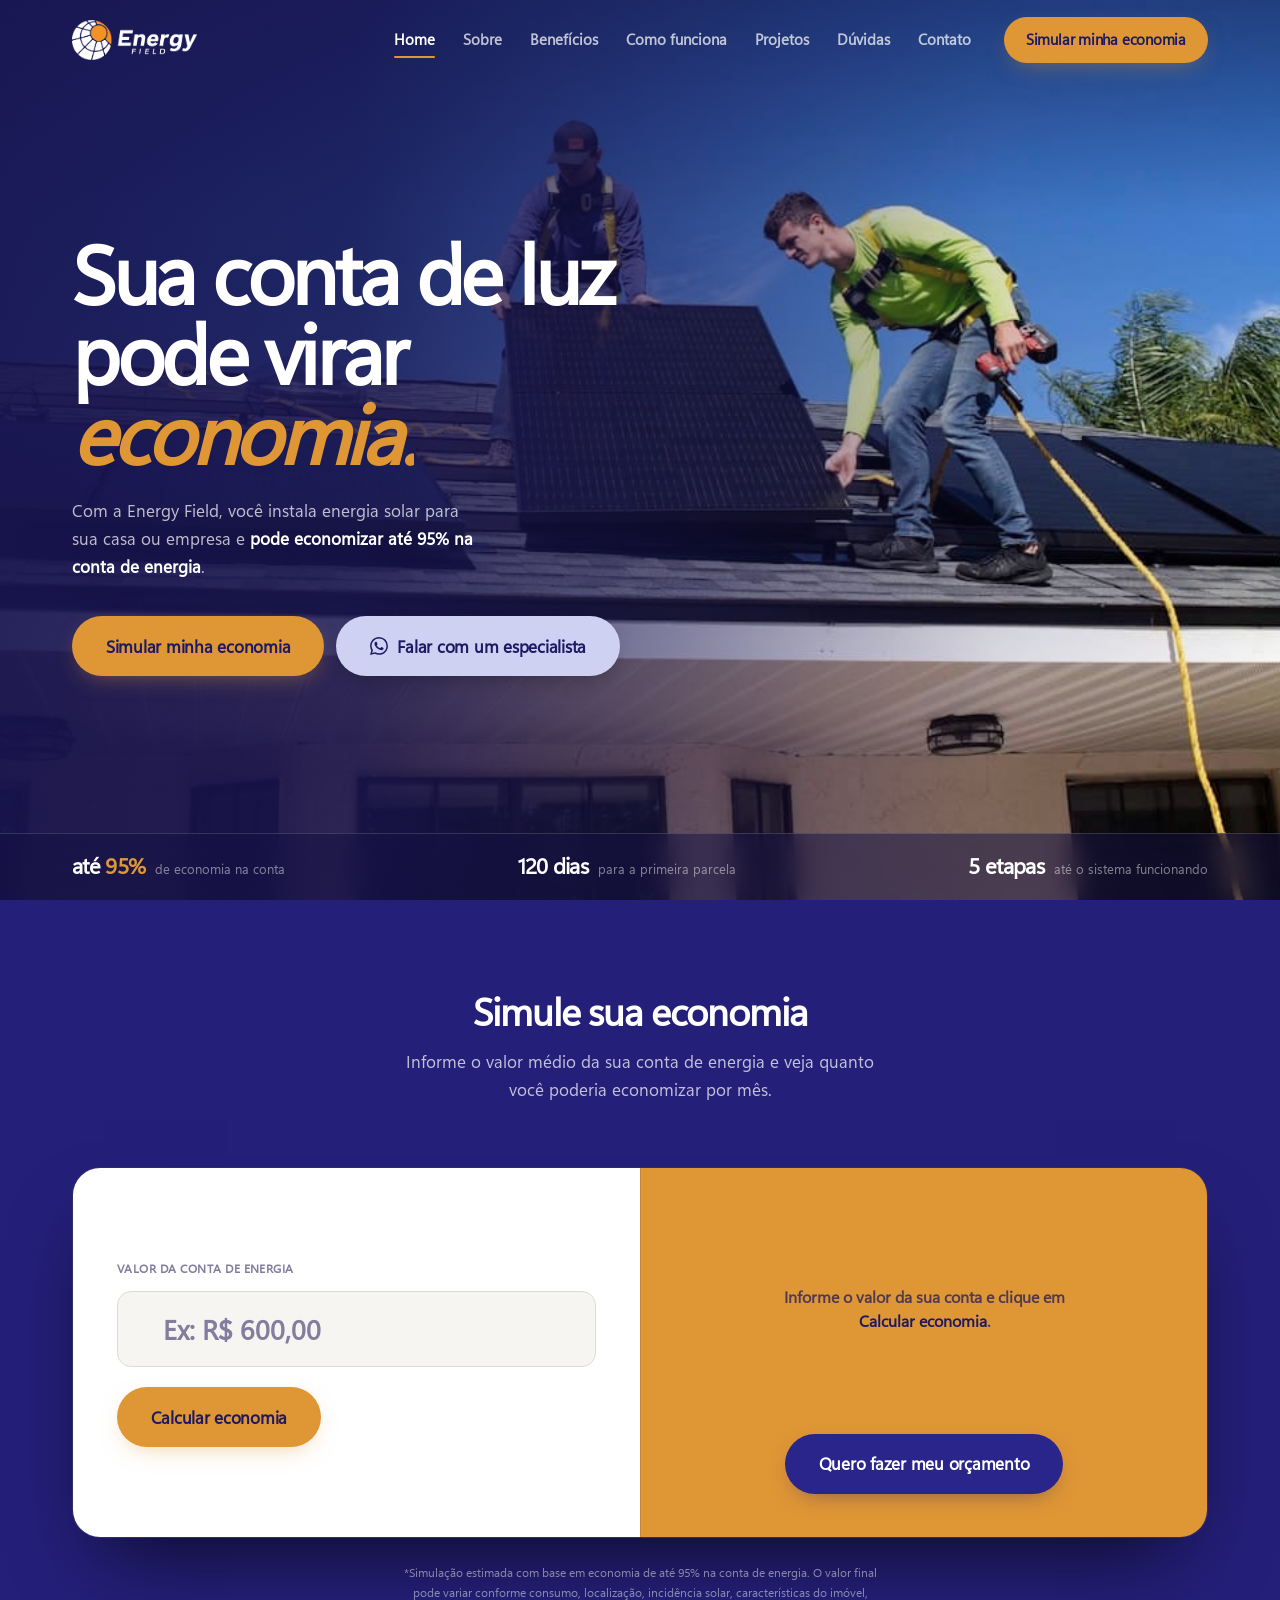
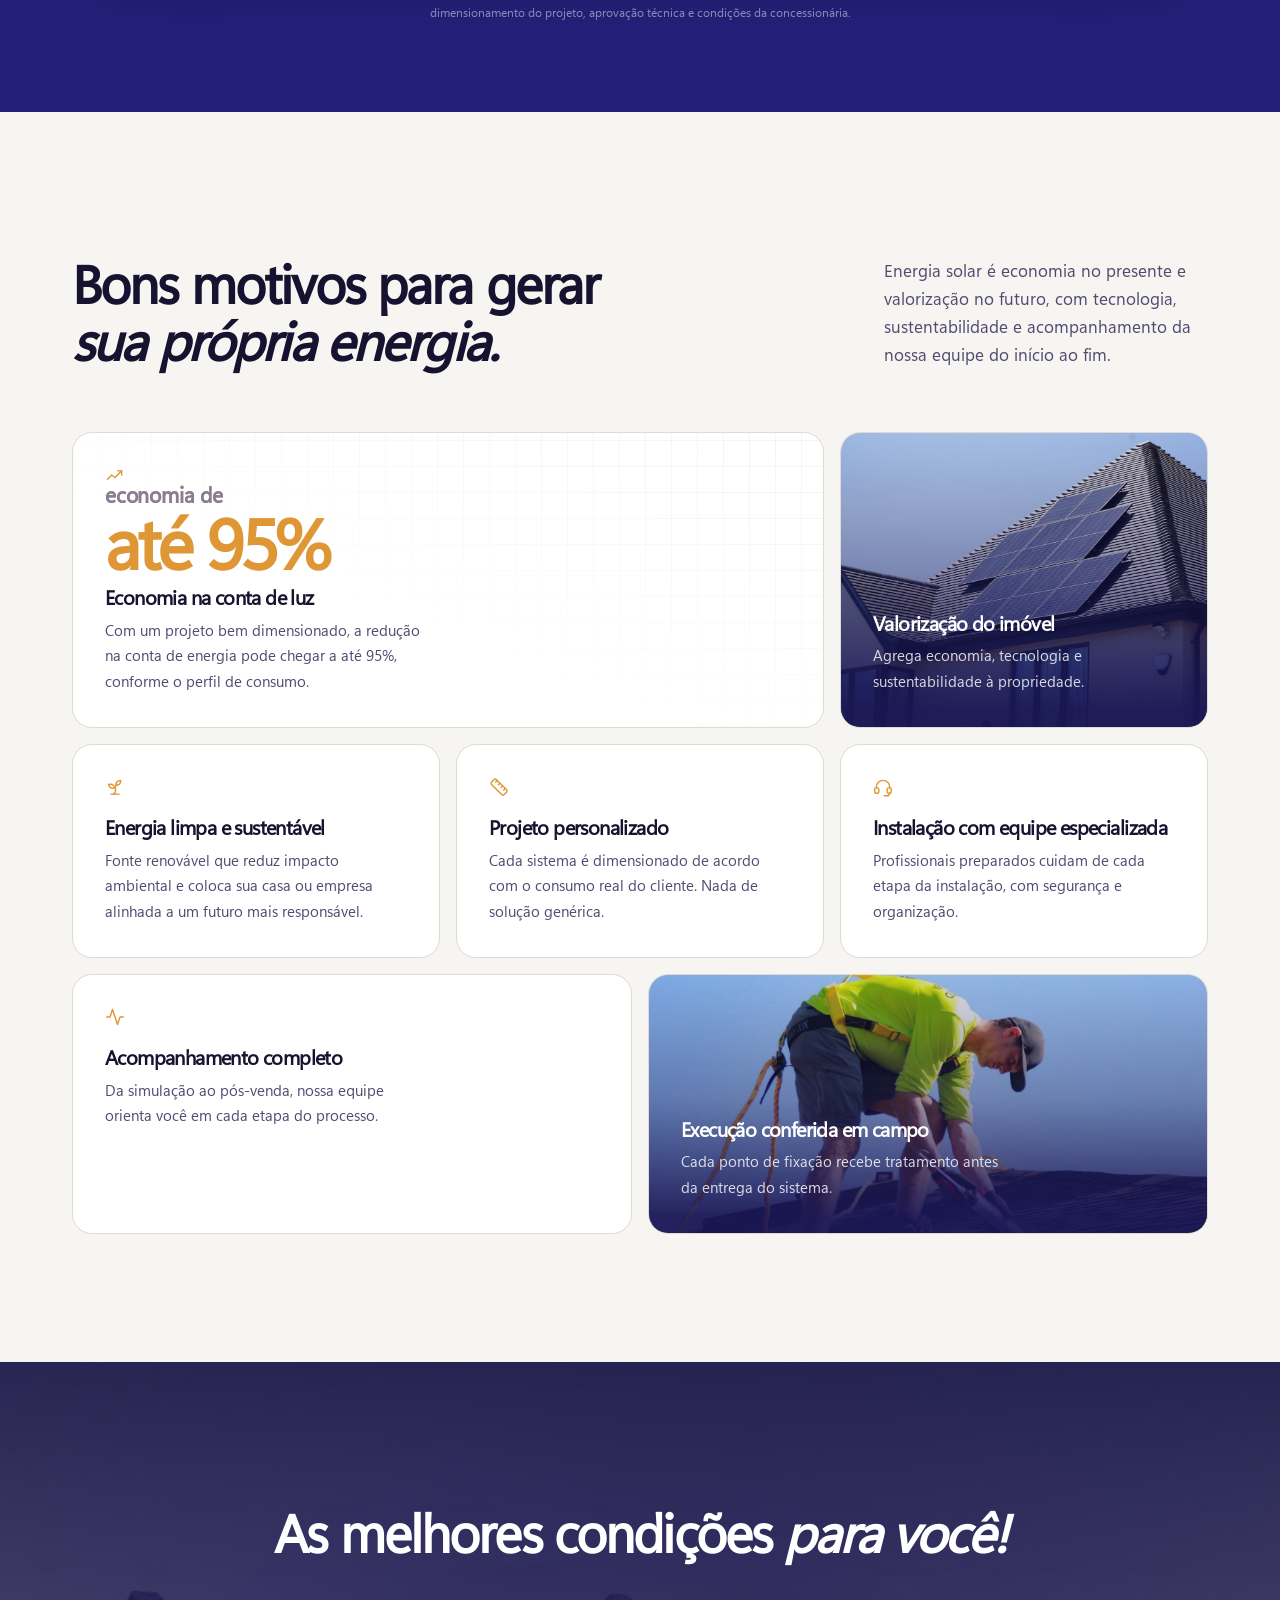
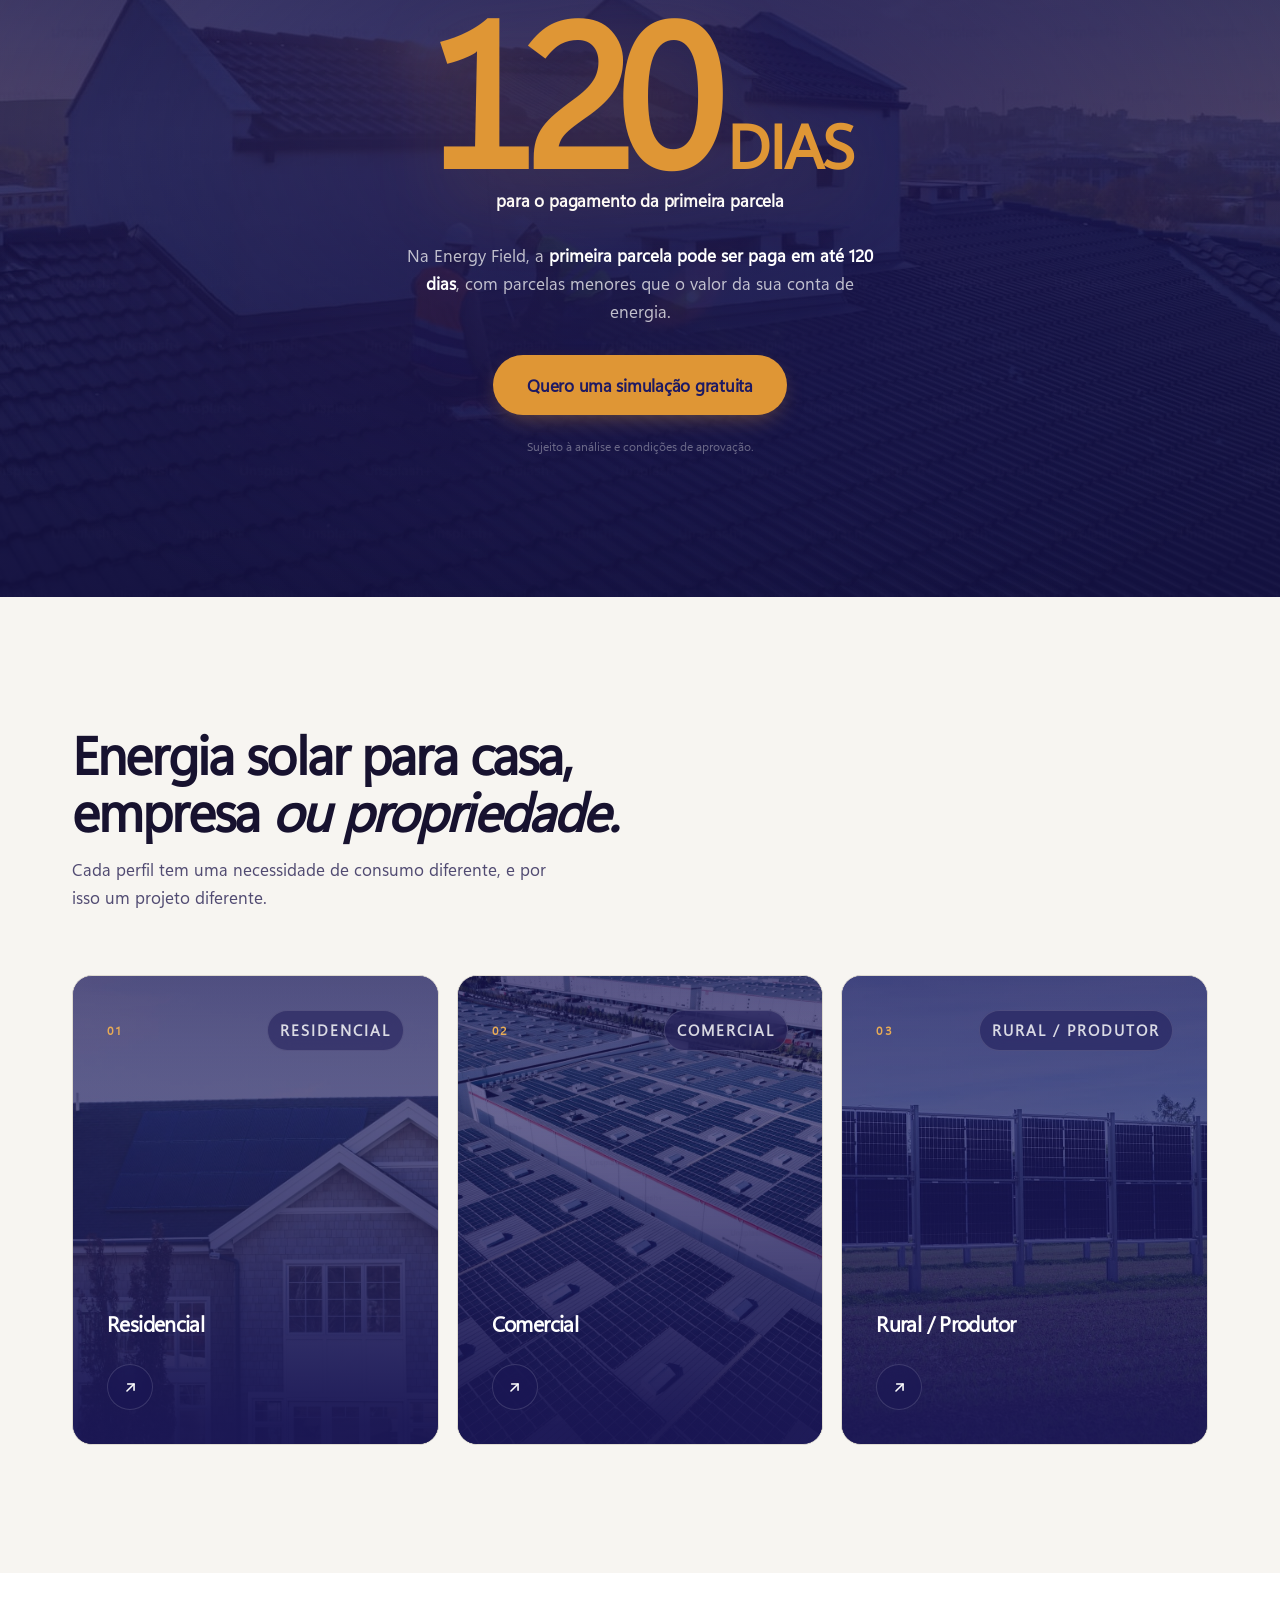
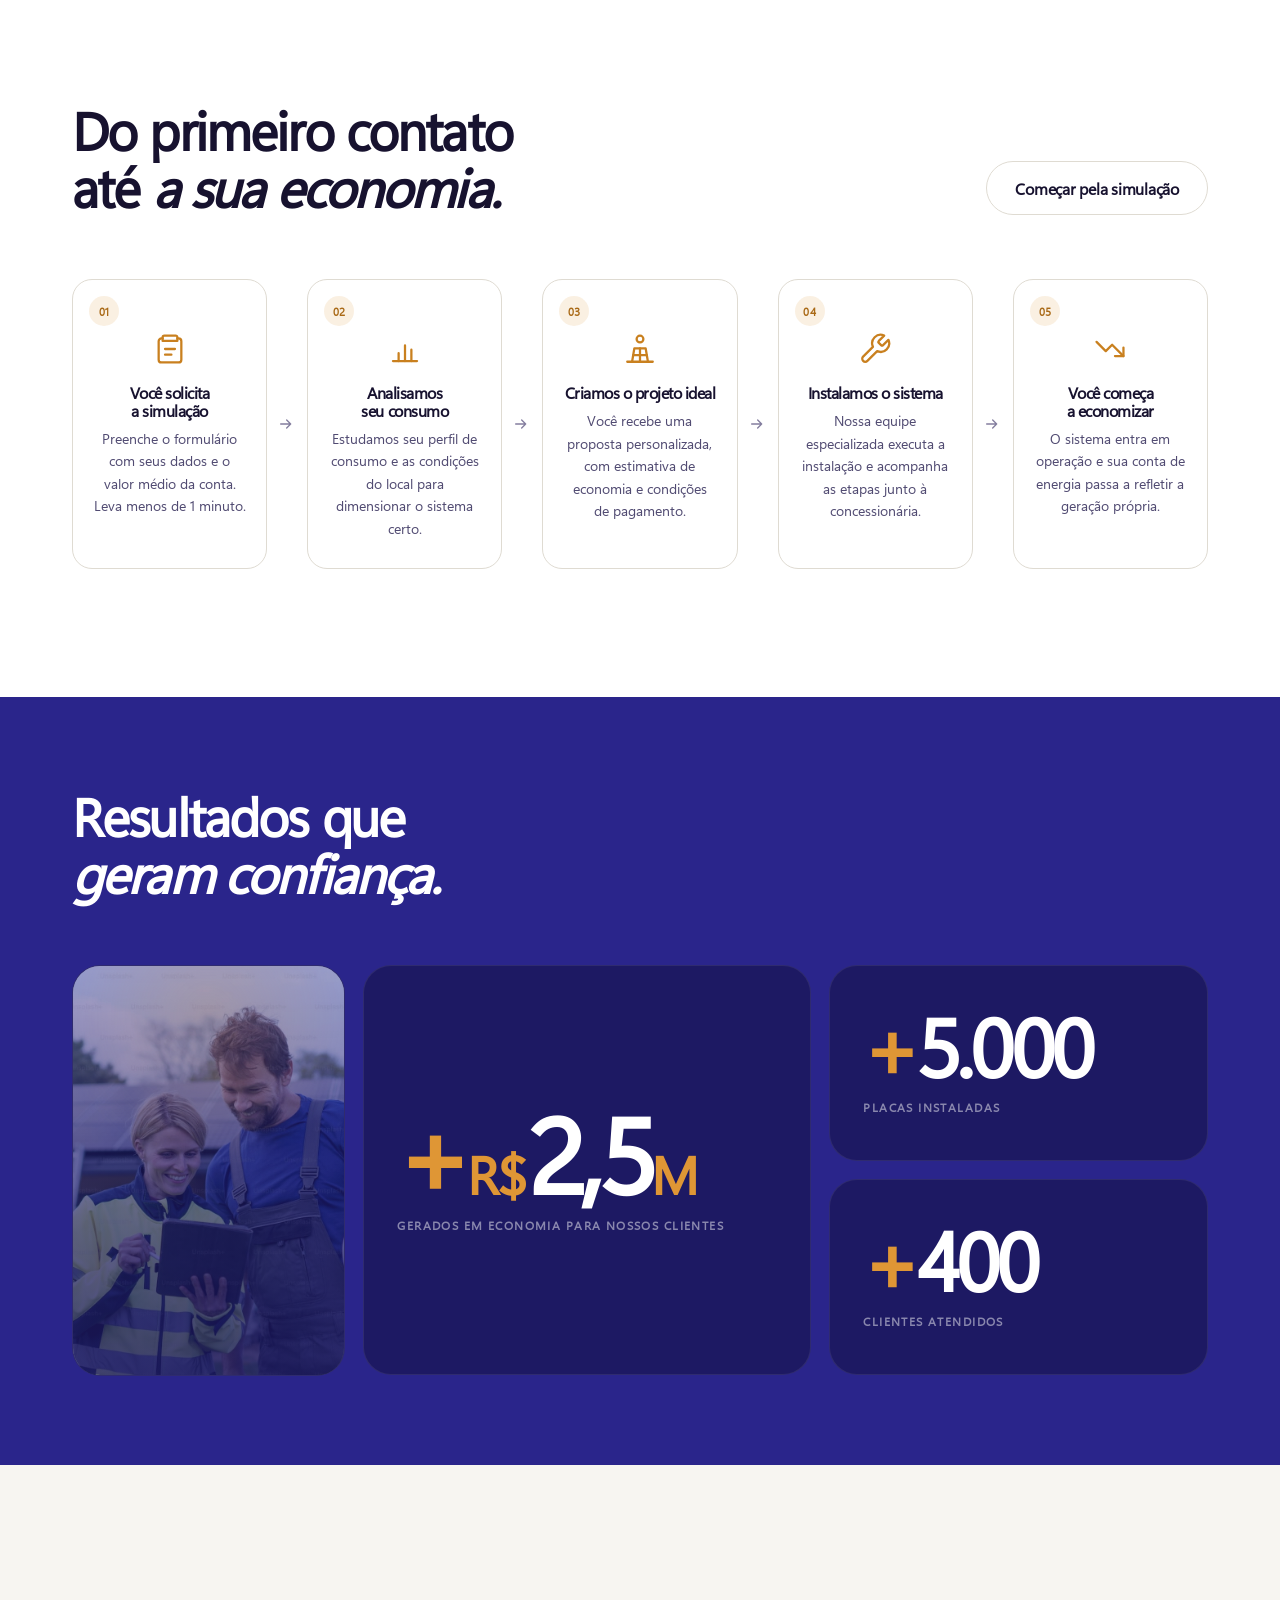
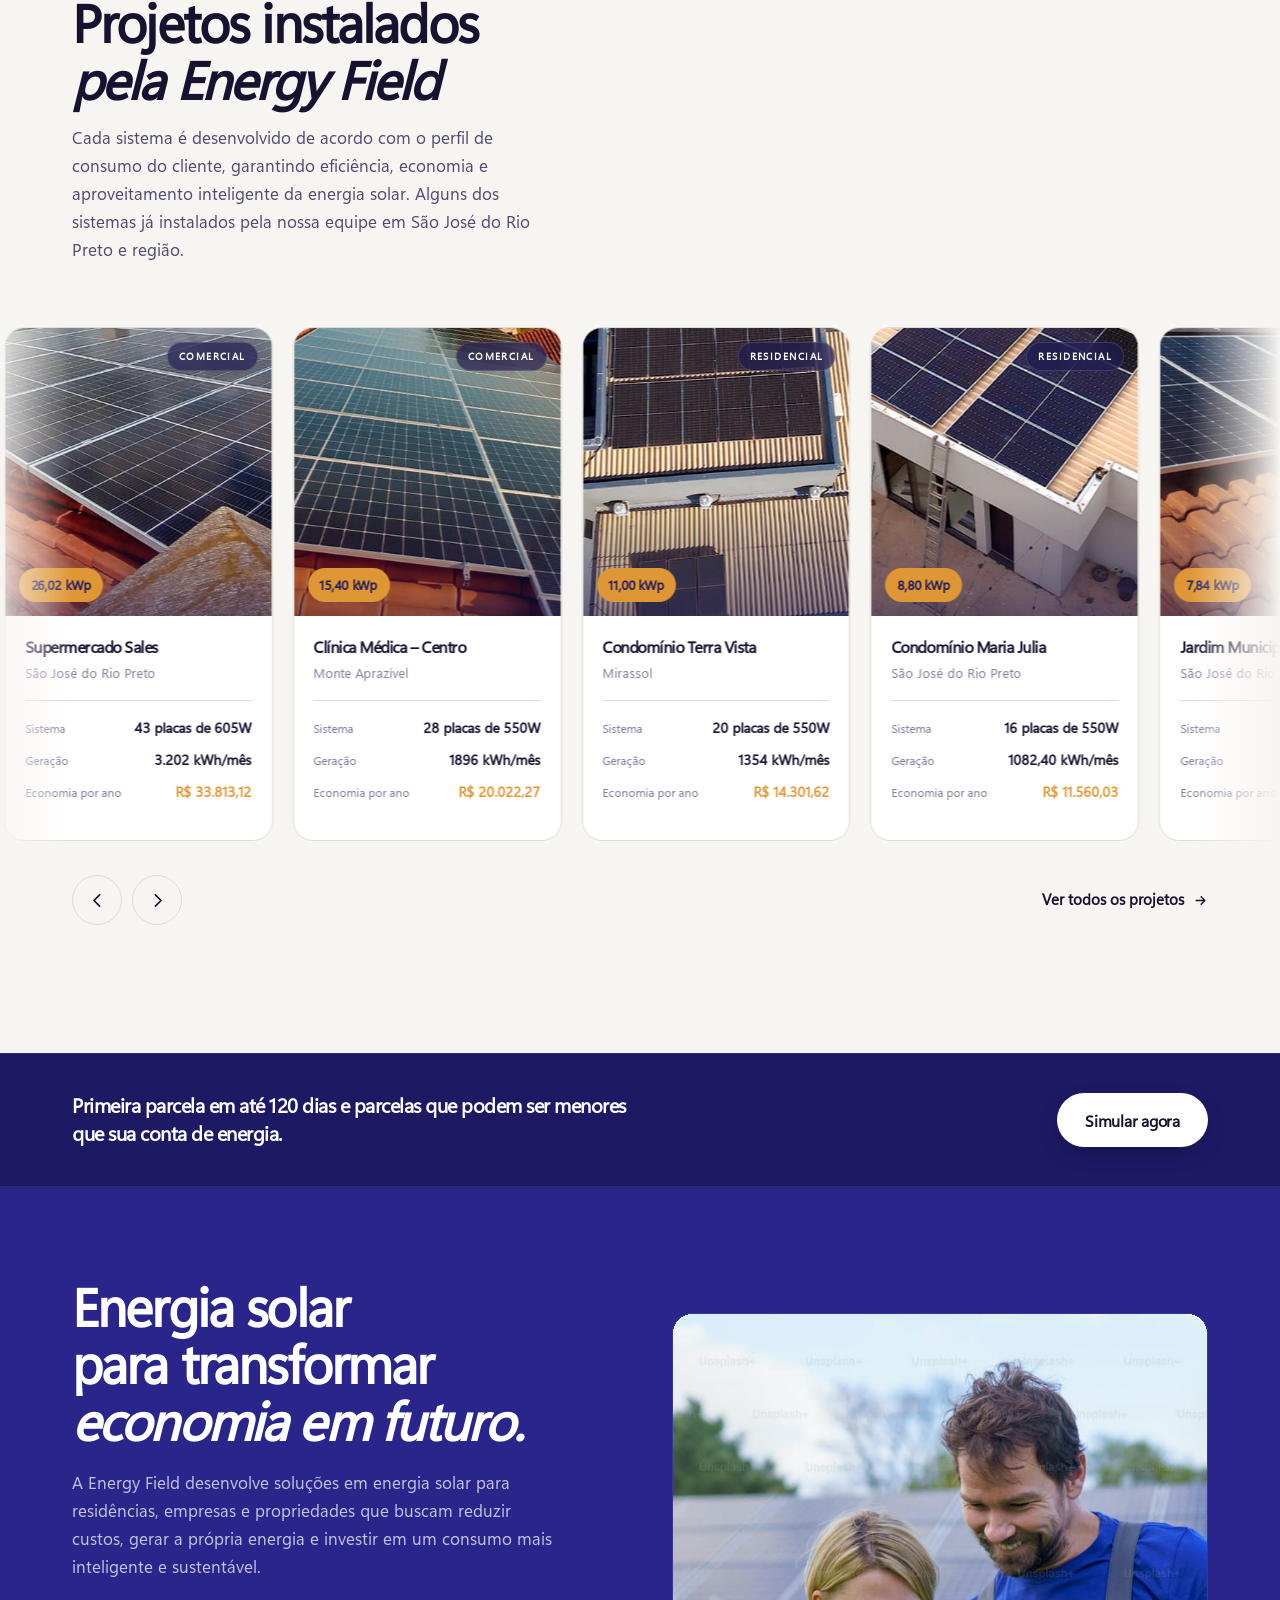
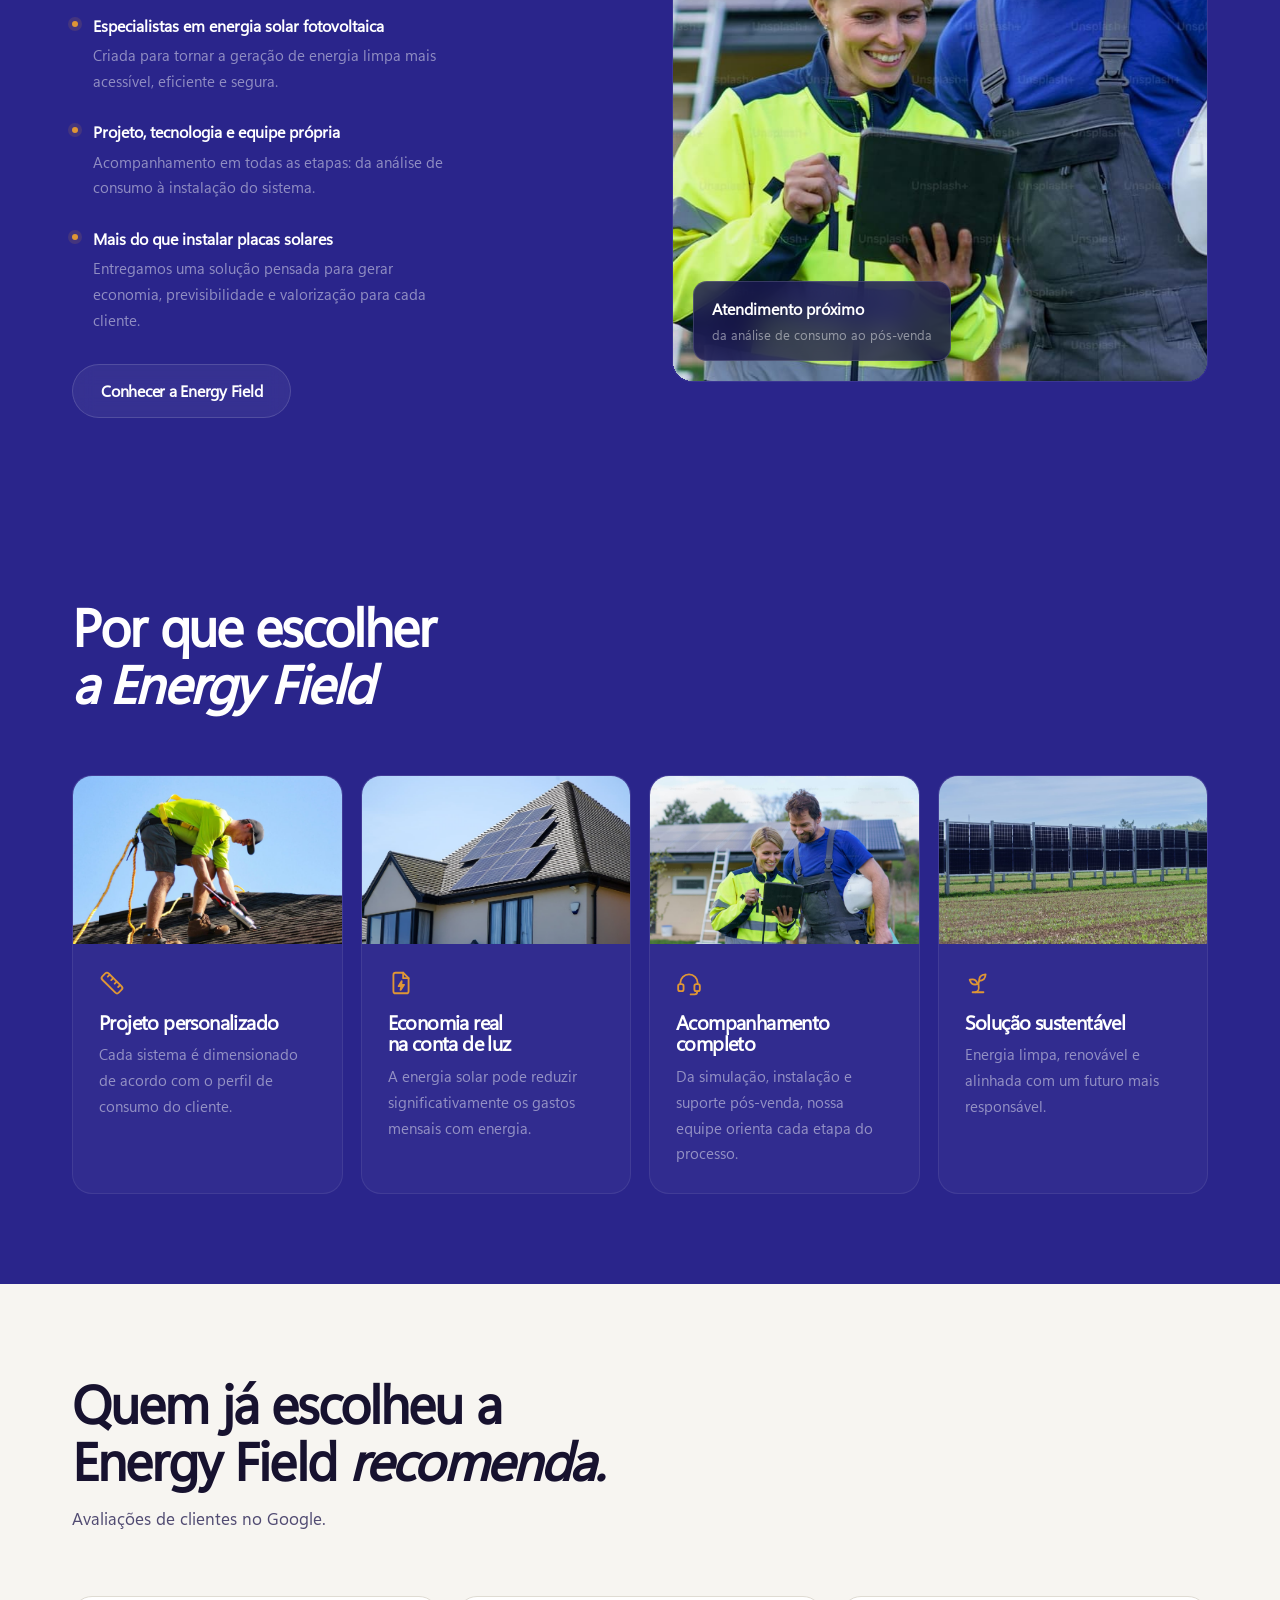
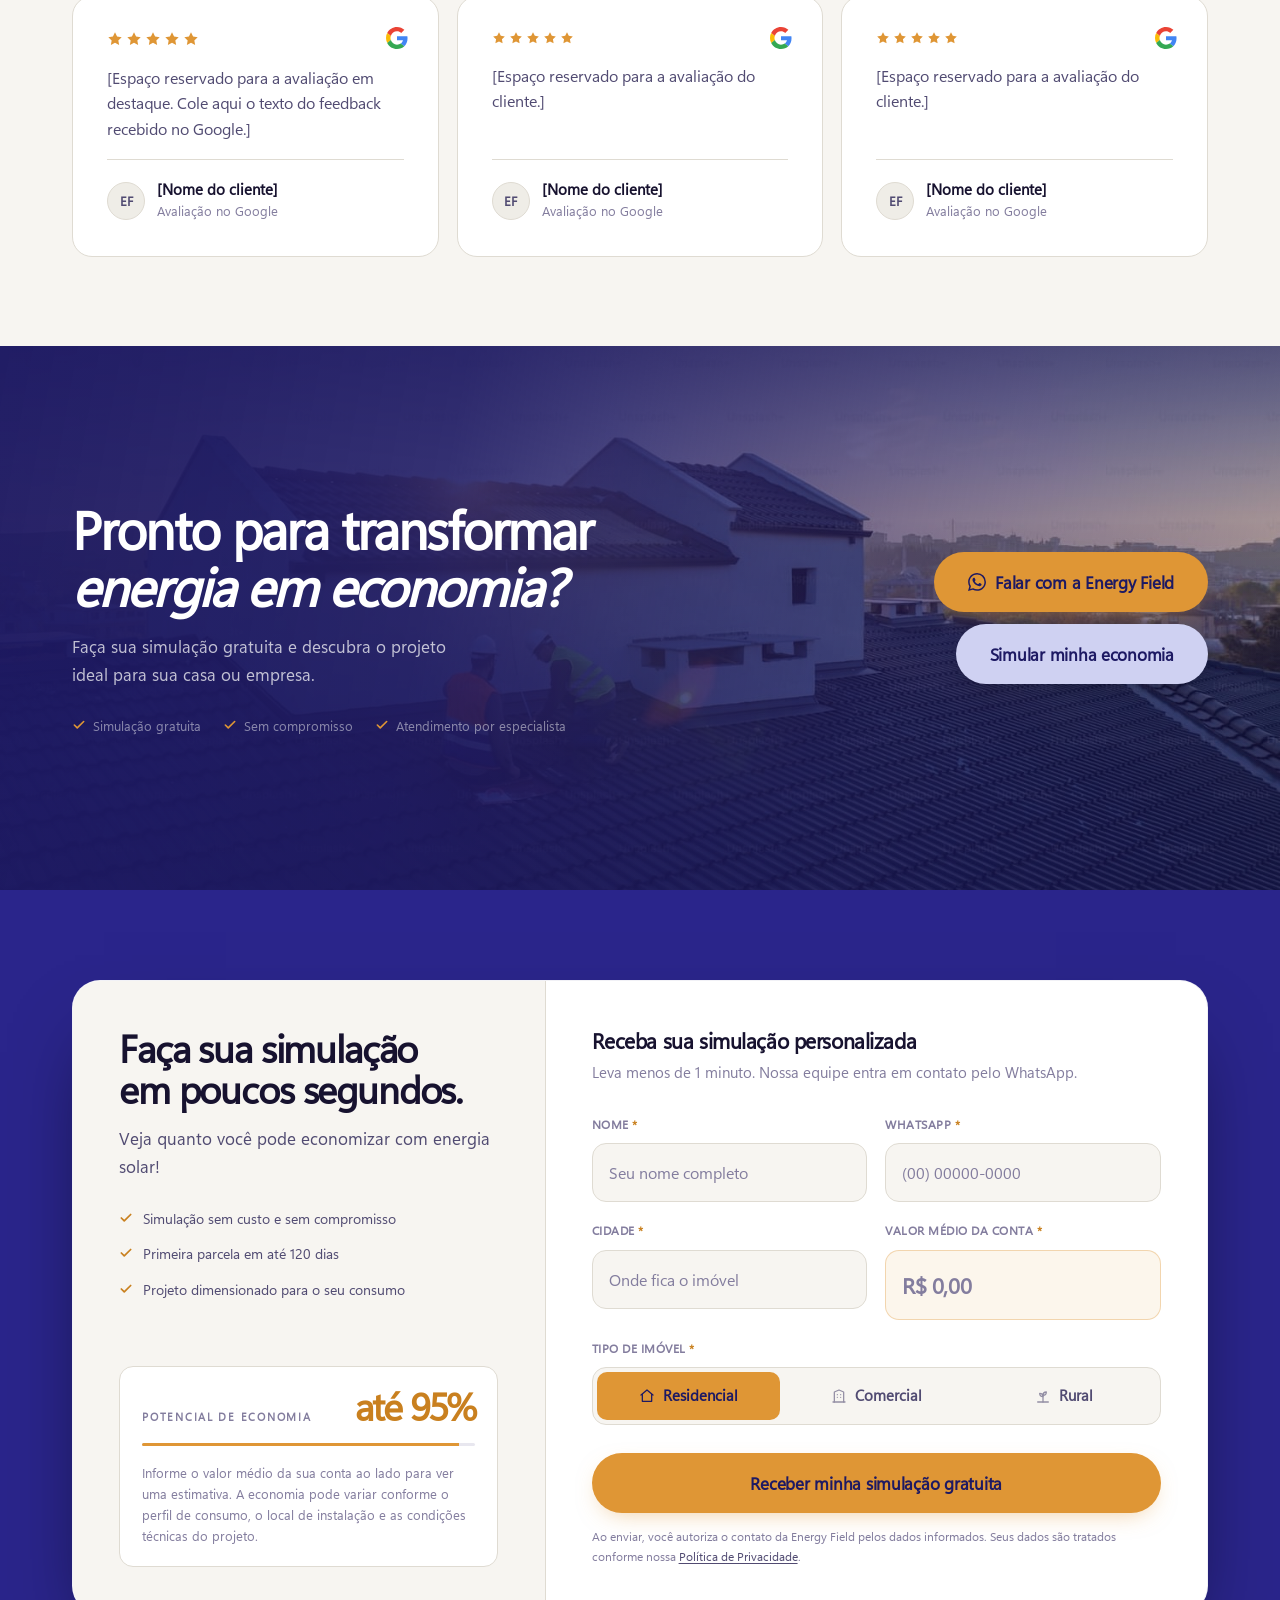
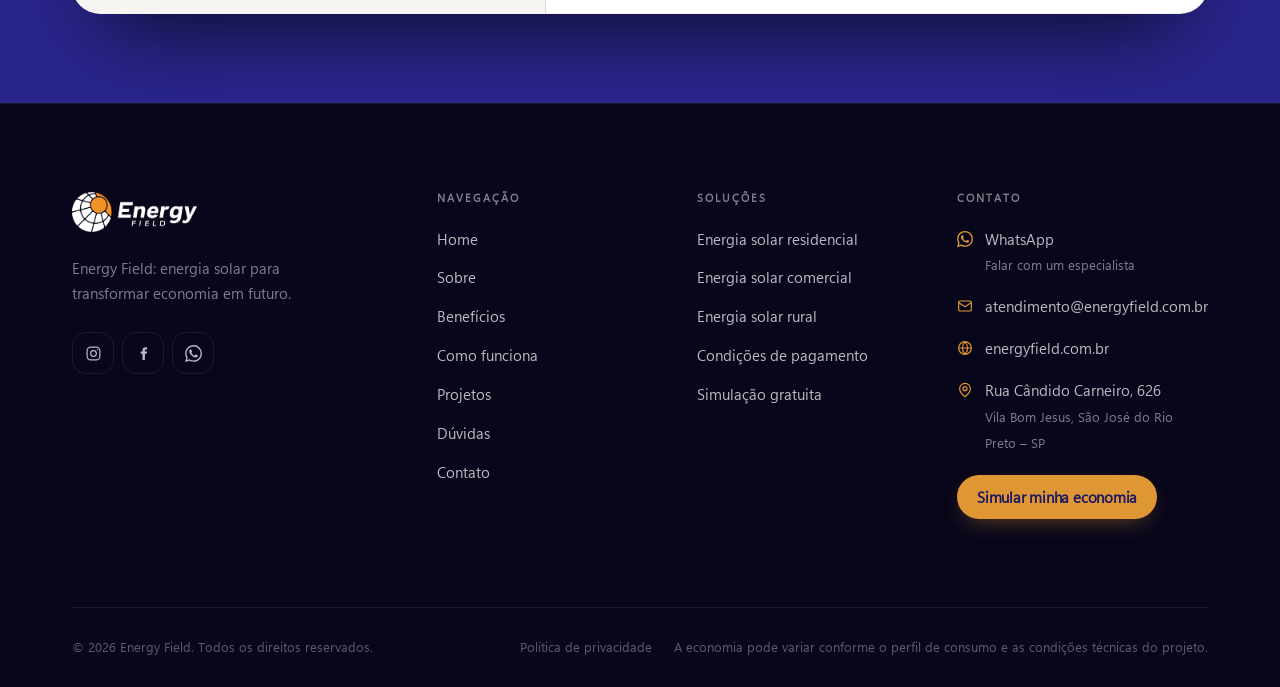
<file: docs/index.html>
<!DOCTYPE html>
<html lang="pt-BR">
<head>
<meta charset="UTF-8">
<meta name="viewport" content="width=device-width, initial-scale=1">
<title>Energy Field | Energia solar para sua casa ou empresa</title>
<meta name="description" content="Economize até 95% na conta de energia com soluções em energia solar da Energy Field. Faça uma simulação gratuita para sua casa, empresa ou propriedade.">
<meta name="theme-color" content="#2a258b">
<meta name="author" content="Energy Field">
<meta name="robots" content="index, follow">
<link rel="canonical" href="https://www.energyfield.com.br/">

<meta property="og:type" content="website">
<meta property="og:locale" content="pt_BR">
<meta property="og:site_name" content="Energy Field">
<meta property="og:title" content="Energy Field | Energia solar para sua casa ou empresa">
<meta property="og:description" content="Economize até 95% na conta de energia com soluções em energia solar da Energy Field. Faça uma simulação gratuita para sua casa, empresa ou propriedade.">
<meta property="og:url" content="https://www.energyfield.com.br/">
<meta property="og:image" content="assets/img/hero-banner.jpg">
<meta name="twitter:card" content="summary_large_image">
<meta name="twitter:title" content="Energy Field | Energia solar para sua casa ou empresa">
<meta name="twitter:description" content="Economize até 95% na conta de energia com energia solar. Simulação gratuita para casa, empresa ou propriedade.">
<meta name="twitter:image" content="assets/img/hero-banner.jpg">

<link rel="icon" type="image/png" href="assets/img/favicon.png">
<link rel="apple-touch-icon" href="assets/img/apple-touch-icon.png">
<link rel="preload" href="fonts/SegoeUIVariable.woff2" as="font" type="font/woff2" crossorigin>
<link rel="stylesheet" href="assets/css/style.css">

<script type="application/ld+json">
{
  "@context": "https://schema.org",
  "@type": "LocalBusiness",
  "name": "Energy Field",
  "description": "Empresa especializada em energia solar fotovoltaica para residências, empresas e propriedades.",
  "image": "assets/img/hero-banner.jpg",
  "url": "https://www.energyfield.com.br/",
  "areaServed": "BR",
  "makesOffer": {
    "@type": "Offer",
    "itemOffered": {
      "@type": "Service",
      "name": "Instalação de sistema de energia solar fotovoltaica",
      "serviceType": "Energia solar fotovoltaica"
    }
  }
}
</script>
</head>
<body>

<!-- =====================================================================
     HEADER
     ===================================================================== -->
<header class="header">
  <div class="header__inner">

    <a class="logo" href="index.html" aria-label="Energy Field, página inicial">
      <img class="logo__on-dark" src="assets/img/logotipo-branco.png" width="622" height="198" alt="Energy Field">
      <img class="logo__alt" src="assets/img/logotipo-azul.png" width="622" height="198" alt="" aria-hidden="true">
    </a>

    <nav class="nav" aria-label="Navegação principal">
      <ul class="nav__list">
        <li><a class="nav__link" href="#home">Home</a></li>
        <li><a class="nav__link" href="#sobre">Sobre</a></li>
        <li><a class="nav__link" href="#beneficios">Benefícios</a></li>
        <li><a class="nav__link" href="#como-funciona">Como funciona</a></li>
        <li><a class="nav__link" href="#projetos">Projetos</a></li>
        <li><a class="nav__link" href="faq.html">Dúvidas</a></li>
        <li><a class="nav__link" href="#simulador">Contato</a></li>
      </ul>
    </nav>

    <div class="header__cta">
      <a class="btn" href="#simulador">Simular minha economia</a>
    </div>

    <button class="burger" type="button" aria-label="Abrir menu" aria-expanded="false" aria-controls="menu-mobile">
      <span class="burger__box"><i></i><i></i><i></i></span>
    </button>

  </div>
</header>

<div class="mobile-nav" id="menu-mobile">
  <div></div>
  <div class="mobile-nav__body">
    <ul class="mobile-nav__list">
      <li><a href="#home">Home <span>→</span></a></li>
      <li><a href="#sobre">Sobre <span>→</span></a></li>
      <li><a href="#beneficios">Benefícios <span>→</span></a></li>
      <li><a href="#como-funciona">Como funciona <span>→</span></a></li>
      <li><a href="#projetos">Projetos <span>→</span></a></li>
      <li><a href="faq.html">Dúvidas <span>→</span></a></li>
      <li><a href="#simulador">Contato <span>→</span></a></li>
    </ul>
    <div class="mobile-nav__foot">
      <a class="btn btn--block" href="#simulador">Simular minha economia</a>
      <a class="btn btn--ghost btn--block" data-wa href="#" target="_blank" rel="noopener">Falar com um especialista</a>
    </div>
    <div class="mobile-nav__contact">
      <a data-wa href="#" target="_blank" rel="noopener">WhatsApp para atendimento comercial</a>
      <a href="mailto:atendimento@energyfield.com.br">atendimento@energyfield.com.br</a>
    </div>
  </div>
</div>

<main>

<!-- =====================================================================
     1. HERO
     ===================================================================== -->
<section class="hero" id="home">
  <div class="hero__media">
    <picture>
      <source media="(max-width: 860px)" srcset="assets/img/hero-banner-sm.jpg">
      <img src="assets/img/hero-banner.jpg" width="2400" height="1350" fetchpriority="high"
           alt="Equipe da Energy Field instalando módulos fotovoltaicos no telhado de uma residência">
    </picture>
  </div>

  <div class="wrap">
    <div class="hero__grid">

      <div class="hero__content">
        <h1 class="h-display" data-anim data-delay=".05">
          Sua conta de luz<br>pode virar <span class="mark">economia.</span>
        </h1>

        <p class="lead hero__sub" data-anim data-delay=".1">
          Com a Energy Field, você instala energia solar para sua casa ou empresa e
          <b>pode economizar até 95% na conta de energia</b>.
        </p>

        <div class="btn-row" data-anim data-delay=".15">
          <a class="btn btn--lg" href="#simulador">Simular minha economia</a>
          <a class="btn btn--sky btn--lg" data-wa href="#" target="_blank" rel="noopener">
            <svg width="18" height="18" viewBox="0 0 24 24" fill="currentColor"><path d="M17.472 14.382c-.297-.149-1.758-.867-2.03-.967-.273-.099-.471-.148-.67.15-.197.297-.767.966-.94 1.164-.173.199-.347.223-.644.075-.297-.15-1.255-.463-2.39-1.475-.883-.788-1.48-1.761-1.653-2.059-.173-.297-.018-.458.13-.606.134-.133.298-.347.446-.52.149-.174.198-.298.298-.497.099-.198.05-.371-.025-.52-.075-.149-.669-1.612-.916-2.207-.242-.579-.487-.5-.669-.51-.173-.008-.371-.01-.57-.01-.198 0-.52.074-.792.372-.272.297-1.04 1.016-1.04 2.479 0 1.462 1.065 2.875 1.213 3.074.149.198 2.096 3.2 5.077 4.487.709.306 1.262.489 1.694.625.712.227 1.36.195 1.872.118.571-.085 1.758-.719 2.006-1.413.248-.694.248-1.289.173-1.413-.074-.124-.272-.198-.57-.347m-5.421 7.403h-.004a9.87 9.87 0 0 1-5.031-1.378l-.361-.214-3.741.982.998-3.648-.235-.374a9.86 9.86 0 0 1-1.51-5.26c.001-5.45 4.436-9.884 9.888-9.884 2.64 0 5.122 1.03 6.988 2.898a9.825 9.825 0 0 1 2.893 6.994c-.003 5.45-4.437 9.884-9.885 9.884m8.413-18.297A11.815 11.815 0 0 0 12.05 0C5.495 0 .16 5.335.157 11.892c0 2.096.547 4.142 1.588 5.945L.057 24l6.305-1.654a11.882 11.882 0 0 0 5.683 1.448h.005c6.554 0 11.89-5.335 11.893-11.893a11.821 11.821 0 0 0-3.48-8.413Z"/></svg>
            Falar com um especialista
          </a>
        </div>

      </div>

    </div>
  </div>

  <div class="hero__strip">
    <ul>
      <li class="hero__stat">
        <b>até <i>95%</i></b>
        <span>de economia na conta</span>
      </li>
      <li class="hero__stat">
        <b>120 dias</b>
        <span>para a primeira parcela</span>
      </li>
      <li class="hero__stat">
        <b>5 etapas</b>
        <span>até o sistema funcionando</span>
      </li>
    </ul>
  </div>
</section>

<!-- =====================================================================
     2. CALCULADORA DE ECONOMIA
     Cálculo em tempo real: valor da conta × SAVINGS_PERCENTAGE (main.js).
     Fica entre o Hero e o formulário de orçamento, conduzindo o visitante
     da promessa para a estimativa e da estimativa para o lead.
     ===================================================================== -->
<section class="section section--tight calc glow" id="calculadora">
  <div class="wrap">

    <div class="sec-head calc__head" data-anim>
      <h2 class="h2">Simule sua economia</h2>
      <p class="lead">
        Informe o valor médio da sua conta de energia e veja quanto você poderia economizar por mês.
      </p>
    </div>

    <div class="calc__card" data-anim data-delay=".05">

      <div class="calc__side">
        <label class="calc__label" for="calc-conta">Valor da conta de energia</label>
        <div class="calc__control">
          <input class="calc__field" id="calc-conta" type="text" inputmode="decimal"
                 autocomplete="off" placeholder="Ex: R$ 600,00" data-calc-input>
          <!-- O "R$" fica escondido enquanto o placeholder aparece, para não duplicar -->
          <span class="calc__prefix" aria-hidden="true">R$</span>
        </div>

        <p class="calc__error" data-calc-error role="alert">
          Digite um valor válido para calcular sua economia.
        </p>

        <button class="btn btn--lg calc__run" type="button" data-calc-run>
          <span class="btn__spin" aria-hidden="true"></span>
          <span class="btn__label">Calcular economia</span>
        </button>
      </div>

      <div class="calc__out" data-calc-out>
        <div class="calc__states" role="status">

          <p class="calc__out-idle">
            Informe o valor da sua conta e clique em <b>Calcular economia</b>.
          </p>

          <p class="calc__out-loading">
            <span class="calc__dots" aria-hidden="true"><i></i><i></i><i></i></span>
            Calculando...
          </p>

          <div class="calc__out-done">
            <div class="calc__box">
              <!-- Selo verde: diz de saída que o número abaixo é economia -->
              <p class="calc__badge">Você economizaria até</p>
              <p class="calc__value">
                <span data-calc-result>R$ 0,00</span><span class="calc__per">/mês</span>
              </p>
              <p class="calc__base">
                sobre uma conta de <b data-calc-base>R$ 0,00</b>
              </p>
            </div>
          </div>

        </div>

        <a class="btn btn--blue btn--lg calc__cta" href="#simulador" data-calc-cta>
          Quero fazer meu orçamento
        </a>
      </div>

    </div>

    <p class="calc__legal">
      *Simulação estimada com base em economia de até 95% na conta de energia. O valor final pode
      variar conforme consumo, localização, incidência solar, características do imóvel,
      dimensionamento do projeto, aprovação técnica e condições da concessionária.
    </p>

  </div>
</section>


<!-- =====================================================================
     3. BENEFÍCIOS — bento
     ===================================================================== -->
<section class="section section--light" id="beneficios">
  <div class="wrap">
    <div class="sec-head sec-head--row" data-anim>
      <div>
        <h2 class="h1">Bons motivos para gerar <span class="accent-i">sua própria energia.</span></h2>
      </div>
      <p class="lead" style="max-width:36ch">
        Energia solar é economia no presente e valorização no futuro, com tecnologia, sustentabilidade e
        acompanhamento da nossa equipe do início ao fim.
      </p>
    </div>

    <div class="bento">

      <article class="tile tile--w4 tile--figure tile--mesh" data-anim>
        <div>
          <span class="tile__ico">
            <svg viewBox="0 0 24 24" fill="none" stroke="currentColor" stroke-width="1.7" stroke-linecap="round" stroke-linejoin="round"><path d="M3 17l5-5 4 3 8-8"/><path d="M15 7h5v5"/></svg>
          </span>
          <div class="tile__big"><small>economia de</small>até 95%</div>
        </div>
        <div>
          <h3>Economia na conta de luz</h3>
          <p>Com um projeto bem dimensionado, a redução na conta de energia pode chegar a até 95%, conforme o perfil de consumo.</p>
        </div>
      </article>

      <article class="tile tile--photo" data-anim data-delay=".05">
        <img src="assets/img/residencial-moderna.jpg" loading="lazy" width="1500" height="1000"
             alt="Telhado residencial com módulos fotovoltaicos instalados">
        <h3>Valorização do imóvel</h3>
        <p>Agrega economia, tecnologia e sustentabilidade à propriedade.</p>
      </article>

      <article class="tile" data-anim>
        <span class="tile__ico">
            <svg viewBox="0 0 24 24" fill="none" stroke="currentColor" stroke-width="1.7" stroke-linecap="round" stroke-linejoin="round"><path d="M7 20.5h10"/><path d="M10 20.5c5.5-2.5.8-6.4 3-10"/><path d="M9.5 9.4c1.1.8 1.8 2.2 2.3 3.7-2.3.5-4.1.4-5.2-.4-1.1-.8-1.8-2.2-2.3-3.7 2.3-.5 4.1-.4 5.2.4z"/><path d="M14.1 6a7 7 0 0 0-1.1 4c1.9-.1 3.3-.6 4.3-1.4 1-1 1.6-2.3 1.7-4.6-2.7.1-4 1-4.9 2z"/></svg>
          </span>
        <h3>Energia limpa e sustentável</h3>
        <p>Fonte renovável que reduz impacto ambiental e coloca sua casa ou empresa alinhada a um futuro mais responsável.</p>
      </article>

      <article class="tile" data-anim data-delay=".05">
        <span class="tile__ico">
            <svg viewBox="0 0 24 24" fill="none" stroke="currentColor" stroke-width="1.7" stroke-linecap="round" stroke-linejoin="round"><path d="M20.9 15.1a2.2 2.2 0 0 1 0 3.1l-2.7 2.7a2.2 2.2 0 0 1-3.1 0L3.1 9a2.2 2.2 0 0 1 0-3.1l2.7-2.7a2.2 2.2 0 0 1 3.1 0z"/><path d="m14.5 12.5 1.8-1.8M11.3 9.3l1.8-1.8M8.1 6.1l1.8-1.8M17.7 15.7l1.8-1.8"/></svg>
          </span>
        <h3>Projeto personalizado</h3>
        <p>Cada sistema é dimensionado de acordo com o consumo real do cliente. Nada de solução genérica.</p>
      </article>

      <article class="tile" data-anim data-delay=".1">
        <span class="tile__ico">
            <svg viewBox="0 0 24 24" fill="none" stroke="currentColor" stroke-width="1.7" stroke-linecap="round" stroke-linejoin="round"><path d="M4 13v-1a8 8 0 0 1 16 0v1"/><rect x="2" y="13" width="5" height="6.5" rx="1.8"/><rect x="17" y="13" width="5" height="6.5" rx="1.8"/><path d="M19.5 19.5v.8a2.2 2.2 0 0 1-2.2 2.2H13.5"/></svg>
          </span>
        <h3>Instalação com equipe especializada</h3>
        <p>Profissionais preparados cuidam de cada etapa da instalação, com segurança e organização.</p>
      </article>

      <article class="tile tile--w3" data-anim>
        <span class="tile__ico">
            <svg viewBox="0 0 24 24" fill="none" stroke="currentColor" stroke-width="1.7" stroke-linecap="round" stroke-linejoin="round"><path d="M22 12h-4l-3 9L9 3l-3 9H2"/></svg>
          </span>
        <h3>Acompanhamento completo</h3>
        <p>Da simulação ao pós-venda, nossa equipe orienta você em cada etapa do processo.</p>
      </article>

      <article class="tile tile--w3 tile--photo" data-anim data-delay=".05">
        <img src="assets/img/instalacao-detalhe.jpg" loading="lazy" width="1500" height="1000"
             alt="Instalador aplicando vedação na fixação dos trilhos do sistema">
        <h3>Execução conferida em campo</h3>
        <p>Cada ponto de fixação recebe tratamento antes da entrega do sistema.</p>
      </article>

    </div>
  </div>
</section>

<!-- =====================================================================
     4. CONDIÇÃO COMERCIAL
     ===================================================================== -->
<section class="section offer glow" id="condicoes">
  <div class="offer__media">
    <img src="assets/img/casa-fim-de-tarde.jpg" loading="lazy" width="1500" height="1000" alt="">
  </div>

  <div class="wrap">
    <div class="offer__content" data-anim>
      <h2 class="h1">As melhores condições <span class="accent-i">para você!</span></h2>

      <div class="offer__figure">
        <p class="offer__count"><b data-count="120">0</b> <em>dias</em></p>
        <span>para o pagamento da primeira parcela</span>
      </div>

      <p class="lead">
        Na Energy Field, a <b>primeira parcela pode ser paga em até 120 dias</b>, com
        parcelas menores que o valor da sua conta de energia.
      </p>

      <div class="btn-row mt-3">
        <a class="btn btn--lg" href="#simulador">Quero uma simulação gratuita</a>
      </div>

      <p class="note-legal">Sujeito à análise e condições de aprovação.</p>
    </div>
  </div>
</section>

<!-- =====================================================================
     5. PARA QUEM É
     =====================================================================
     Para desativar o bloco Rural, remova o <article> "Rural / Produtor".
     ===================================================================== -->
<section class="section section--light glow" id="para-quem">
  <div class="wrap">
    <div class="sec-head" data-anim>
      <h2 class="h1">Energia solar para casa, empresa <span class="accent-i">ou propriedade.</span></h2>
      <p class="lead">Cada perfil tem uma necessidade de consumo diferente, e por isso um projeto diferente.</p>
    </div>

    <div class="audience">

      <article class="aud" data-anim>
        <img src="assets/img/residencial-casa.jpg" loading="lazy" width="1500" height="1000"
             alt="Casa residencial com módulos fotovoltaicos instalados no telhado">

        <div class="aud__top">
          <span class="aud__num" aria-hidden="true">01</span>
          <p class="aud__tag">Residencial</p>
        </div>

        <div class="aud__body">
          <h3>Residencial</h3>

          <!-- Recolhido no estado compacto; abre no hover ou no foco por teclado -->
          <div class="aud__reveal">
            <div class="aud__reveal-in">
              <p>Para quem quer reduzir a conta de luz de casa.</p>
            </div>
          </div>

          <a class="aud__go" href="#simulador">
            <span class="sr-only">Simular economia da minha casa</span>
            <svg width="17" height="17" viewBox="0 0 24 24" fill="none" stroke="currentColor" stroke-width="2.2" stroke-linecap="round" stroke-linejoin="round"><path d="M7 17 17 7"/><path d="M8 7h9v9"/></svg>
          </a>
        </div>
      </article>

      <article class="aud" data-anim data-delay=".06">
        <img src="assets/img/comercial-galpao.jpg" loading="lazy" width="1500" height="1000"
             alt="Cobertura de galpão comercial coberta por módulos fotovoltaicos">

        <div class="aud__top">
          <span class="aud__num" aria-hidden="true">02</span>
          <p class="aud__tag">Comercial</p>
        </div>

        <div class="aud__body">
          <h3>Comercial</h3>

          <!-- Recolhido no estado compacto; abre no hover ou no foco por teclado -->
          <div class="aud__reveal">
            <div class="aud__reveal-in">
              <p>Para empresas que querem previsibilidade e economia.</p>
            </div>
          </div>

          <a class="aud__go" href="#simulador">
            <span class="sr-only">Simular economia da minha empresa</span>
            <svg width="17" height="17" viewBox="0 0 24 24" fill="none" stroke="currentColor" stroke-width="2.2" stroke-linecap="round" stroke-linejoin="round"><path d="M7 17 17 7"/><path d="M8 7h9v9"/></svg>
          </a>
        </div>
      </article>

      <article class="aud" data-anim data-delay=".12">
        <img src="assets/img/rural-lavoura.jpg" loading="lazy" width="1500" height="1000"
             alt="Fileira de módulos fotovoltaicos instalada ao lado de uma lavoura">

        <div class="aud__top">
          <span class="aud__num" aria-hidden="true">03</span>
          <p class="aud__tag">Rural / Produtor</p>
        </div>

        <div class="aud__body">
          <h3>Rural / Produtor</h3>

          <!-- Recolhido no estado compacto; abre no hover ou no foco por teclado -->
          <div class="aud__reveal">
            <div class="aud__reveal-in">
              <p>Para quem precisa de energia para operação, produção e redução de custos.</p>
            </div>
          </div>

          <a class="aud__go" href="#simulador">
            <span class="sr-only">Simular economia da propriedade</span>
            <svg width="17" height="17" viewBox="0 0 24 24" fill="none" stroke="currentColor" stroke-width="2.2" stroke-linecap="round" stroke-linejoin="round"><path d="M7 17 17 7"/><path d="M8 7h9v9"/></svg>
          </a>
        </div>
      </article>

    </div>
  </div>
</section>

<!-- =====================================================================
     6. COMO FUNCIONA
     ===================================================================== -->
<section class="section section--light how" id="como-funciona">
  <div class="wrap">
    <div class="sec-head sec-head--row" data-anim>
      <div>
        <h2 class="h1">Do primeiro contato até <span class="accent-i">a sua economia.</span></h2>
      </div>
      <a class="btn btn--ghost" href="#simulador">Começar pela simulação</a>
    </div>

    <div class="flow">
      <div class="flow__track">

        <article class="step" data-anim>
          <span class="step__num" aria-hidden="true">01</span>
          <span class="step__icon" aria-hidden="true">
            <svg width="34" height="34" viewBox="0 0 24 24" fill="none" stroke="currentColor" stroke-width="1.6" stroke-linecap="round" stroke-linejoin="round"><path d="M8 2.5h8a1.2 1.2 0 0 1 1.2 1.2v2.6H6.8V3.7A1.2 1.2 0 0 1 8 2.5z"/><path d="M17.2 4.5H18a2 2 0 0 1 2 2v13a2 2 0 0 1-2 2H6a2 2 0 0 1-2-2v-13a2 2 0 0 1 2-2h.8"/><path d="M8.5 12h7M8.5 16h4.5"/></svg>
          </span>
          <h3>Você solicita a simulação</h3>
          <p>Preenche o formulário com seus dados e o valor médio da conta. Leva menos de 1 minuto.</p>
        </article>

        <article class="step" data-anim data-delay=".05">
          <span class="step__num" aria-hidden="true">02</span>
          <span class="step__icon" aria-hidden="true">
            <svg width="34" height="34" viewBox="0 0 24 24" fill="none" stroke="currentColor" stroke-width="1.6" stroke-linecap="round" stroke-linejoin="round"><path d="M3.5 20.5h17"/><path d="M7.5 20.5v-5.5M12 20.5v-11M16.5 20.5v-8"/></svg>
          </span>
          <h3>Analisamos seu consumo</h3>
          <p>Estudamos seu perfil de consumo e as condições do local para dimensionar o sistema certo.</p>
        </article>

        <article class="step" data-anim data-delay=".010">
          <span class="step__num" aria-hidden="true">03</span>
          <span class="step__icon" aria-hidden="true">
            <svg width="34" height="34" viewBox="0 0 24 24" fill="none" stroke="currentColor" stroke-width="1.6" stroke-linecap="round" stroke-linejoin="round"><circle cx="12" cy="5" r="2.4"/><path d="M3 21h18"/><path d="M6.4 21 8 11.6h8L17.6 21"/><path d="M7.3 16.3h9.4M12 11.6V21"/></svg>
          </span>
          <h3>Criamos o projeto ideal</h3>
          <p>Você recebe uma proposta personalizada, com estimativa de economia e condições de pagamento.</p>
        </article>

        <article class="step" data-anim data-delay=".015">
          <span class="step__num" aria-hidden="true">04</span>
          <span class="step__icon" aria-hidden="true">
            <svg width="34" height="34" viewBox="0 0 24 24" fill="none" stroke="currentColor" stroke-width="1.6" stroke-linecap="round" stroke-linejoin="round"><path d="M14.7 6.3a1 1 0 0 0 0 1.4l1.6 1.6a1 1 0 0 0 1.4 0l3.77-3.77a6 6 0 0 1-7.94 7.94l-6.91 6.91a2.12 2.12 0 0 1-3-3l6.91-6.91a6 6 0 0 1 7.94-7.94l-3.76 3.76z"/></svg>
          </span>
          <h3>Instalamos o sistema</h3>
          <p>Nossa equipe especializada executa a instalação e acompanha as etapas junto à concessionária.</p>
        </article>

        <article class="step" data-anim data-delay=".020">
          <span class="step__num" aria-hidden="true">05</span>
          <span class="step__icon" aria-hidden="true">
            <svg width="34" height="34" viewBox="0 0 24 24" fill="none" stroke="currentColor" stroke-width="1.6" stroke-linecap="round" stroke-linejoin="round"><path d="M21.5 17 13.5 9 9 13.5 2.5 7"/><path d="M15.5 17h6v-6"/></svg>
          </span>
          <h3>Você começa a economizar</h3>
          <p>O sistema entra em operação e sua conta de energia passa a refletir a geração própria.</p>
        </article>

      </div>
    </div>
  </div>
</section>

<!-- =====================================================================
     7. NÚMEROS
     =====================================================================
     Para atualizar um número, troque o valor de data-count. O texto dentro
     do <span> é só o estado inicial da contagem. Use data-decimals quando o
     número tiver casas decimais, como o 2,5 de "R$ 2,5M".
     ===================================================================== -->
<section class="section section--tight section--dark" id="numeros">
  <div class="wrap">
    <div class="sec-head" data-anim>
      <h2 class="h1">Resultados que <span class="accent-i">geram confiança.</span></h2>
    </div>

    <div class="numeros" data-anim>

      <figure class="numeros__foto">
        <img src="assets/img/equipe-tecnica.jpg" loading="lazy" width="1500" height="1000"
             alt="" aria-hidden="true">
      </figure>

      <div class="stat stat--tall">
        <div class="stat__num"><i>+</i><i class="stat__unit">R$</i><span data-count="2.5" data-decimals="1">0,0</span><i class="stat__unit">M</i></div>
        <p class="stat__label">Gerados em economia para nossos clientes</p>
      </div>

      <div class="stat">
        <div class="stat__num"><i>+</i><span data-count="5000">0</span></div>
        <p class="stat__label">Placas instaladas</p>
      </div>

      <div class="stat">
        <div class="stat__num"><i>+</i><span data-count="400">0</span></div>
        <p class="stat__label">Clientes atendidos</p>
      </div>

    </div>
  </div>
</section>

<!-- =====================================================================
     8. PROJETOS
     ===================================================================== -->
<section class="section section--light" id="projetos">
  <div class="wrap">
    <div class="sec-head" data-anim>
      <div>
        <h2 class="h1">Projetos instalados <span class="accent-i">pela Energy Field</span></h2>
        <p class="lead">
          Cada sistema é desenvolvido de acordo com o perfil de consumo do cliente, garantindo eficiência,
          economia e aproveitamento inteligente da energia solar. Alguns dos sistemas já instalados pela
          nossa equipe em São José do Rio Preto e região.
        </p>
      </div>
    </div>


  </div>

  <div class="fita" id="fita-projetos" data-fita="auto" data-anim>
    <div class="fita__pista">

      <article class="proj" data-cat="acima10">
        <div class="proj__media">
          <img src="assets/img/projetos/15-supermercado-sales.jpg" loading="lazy" width="1200" height="1298"
               alt="Sistema fotovoltaico instalado pela Energy Field em Supermercado Sales, São José do Rio Preto">
          <span class="proj__tag">Comercial</span>
          <span class="proj__kwp">26,02 kWp</span>
        </div>
        <div class="proj__body">
          <h3>Supermercado Sales</h3>
          <p class="proj__local">São José do Rio Preto</p>
          <dl class="proj__dados">
            <div><dt>Sistema</dt><dd>43 placas de 605W</dd></div>
            <div><dt>Geração</dt><dd>3.202 kWh/mês</dd></div>
            <div class="is-eco"><dt>Economia por ano</dt><dd>R$ 33.813,12</dd></div>
          </dl>
        </div>
      </article>

      <article class="proj" data-cat="acima10">
        <div class="proj__media">
          <img src="assets/img/projetos/01-clinica-medica.jpg" loading="lazy" width="1200" height="1298"
               alt="Sistema fotovoltaico instalado pela Energy Field em Clínica Médica – Centro, Monte Aprazível">
          <span class="proj__tag">Comercial</span>
          <span class="proj__kwp">15,40 kWp</span>
        </div>
        <div class="proj__body">
          <h3>Clínica Médica – Centro</h3>
          <p class="proj__local">Monte Aprazível</p>
          <dl class="proj__dados">
            <div><dt>Sistema</dt><dd>28 placas de 550W</dd></div>
            <div><dt>Geração</dt><dd>1896 kWh/mês</dd></div>
            <div class="is-eco"><dt>Economia por ano</dt><dd>R$ 20.022,27</dd></div>
          </dl>
        </div>
      </article>

      <article class="proj" data-cat="acima10">
        <div class="proj__media">
          <img src="assets/img/projetos/02-condominio-terra-vista.jpg" loading="lazy" width="1200" height="1298"
               alt="Sistema fotovoltaico instalado pela Energy Field em Condomínio Terra Vista, Mirassol">
          <span class="proj__tag">Residencial</span>
          <span class="proj__kwp">11,00 kWp</span>
        </div>
        <div class="proj__body">
          <h3>Condomínio Terra Vista</h3>
          <p class="proj__local">Mirassol</p>
          <dl class="proj__dados">
            <div><dt>Sistema</dt><dd>20 placas de 550W</dd></div>
            <div><dt>Geração</dt><dd>1354 kWh/mês</dd></div>
            <div class="is-eco"><dt>Economia por ano</dt><dd>R$ 14.301,62</dd></div>
          </dl>
        </div>
      </article>

      <article class="proj" data-cat="ate10">
        <div class="proj__media">
          <img src="assets/img/projetos/24-condominio-maria-julia.jpg" loading="lazy" width="1200" height="1298"
               alt="Sistema fotovoltaico instalado pela Energy Field em Condomínio Maria Julia, São José do Rio Preto">
          <span class="proj__tag">Residencial</span>
          <span class="proj__kwp">8,80 kWp</span>
        </div>
        <div class="proj__body">
          <h3>Condomínio Maria Julia</h3>
          <p class="proj__local">São José do Rio Preto</p>
          <dl class="proj__dados">
            <div><dt>Sistema</dt><dd>16 placas de 550W</dd></div>
            <div><dt>Geração</dt><dd>1082,40 kWh/mês</dd></div>
            <div class="is-eco"><dt>Economia por ano</dt><dd>R$ 11.560,03</dd></div>
          </dl>
        </div>
      </article>

      <article class="proj" data-cat="ate10">
        <div class="proj__media">
          <img src="assets/img/projetos/13-jardim-municipal.jpg" loading="lazy" width="1200" height="1298"
               alt="Sistema fotovoltaico instalado pela Energy Field em Jardim Municipal, São José do Rio Preto">
          <span class="proj__tag">Residencial</span>
          <span class="proj__kwp">7,84 kWp</span>
        </div>
        <div class="proj__body">
          <h3>Jardim Municipal</h3>
          <p class="proj__local">São José do Rio Preto</p>
          <dl class="proj__dados">
            <div><dt>Sistema</dt><dd>14 placas de 560W</dd></div>
            <div><dt>Geração</dt><dd>965 kWh/mês</dd></div>
            <div class="is-eco"><dt>Economia por ano</dt><dd>R$ 10.193,04</dd></div>
          </dl>
        </div>
      </article>

      <article class="proj" data-cat="ate10">
        <div class="proj__media">
          <img src="assets/img/projetos/22-village-damha-3.jpg" loading="lazy" width="1200" height="1298"
               alt="Sistema fotovoltaico instalado pela Energy Field em Village Damha 3, São José do Rio Preto">
          <span class="proj__tag">Residencial</span>
          <span class="proj__kwp">5,04 kWp</span>
        </div>
        <div class="proj__body">
          <h3>Village Damha 3</h3>
          <p class="proj__local">São José do Rio Preto</p>
          <dl class="proj__dados">
            <div><dt>Sistema</dt><dd>9 placas de 560W</dd></div>
            <div><dt>Geração</dt><dd>620 kWh/mês</dd></div>
            <div class="is-eco"><dt>Economia por ano</dt><dd>R$ 6.552,74</dd></div>
          </dl>
        </div>
      </article>

      <article class="proj" data-cat="ate10">
        <div class="proj__media">
          <img src="assets/img/projetos/19-vila-elvira.jpg" loading="lazy" width="1200" height="1298"
               alt="Sistema fotovoltaico instalado pela Energy Field em Vila Elvira, São José do Rio Preto">
          <span class="proj__tag">Residencial</span>
          <span class="proj__kwp">5,04 kWp</span>
        </div>
        <div class="proj__body">
          <h3>Vila Elvira</h3>
          <p class="proj__local">São José do Rio Preto</p>
          <dl class="proj__dados">
            <div><dt>Sistema</dt><dd>9 placas de 560W</dd></div>
            <div><dt>Geração</dt><dd>620 kWh/mês</dd></div>
            <div class="is-eco"><dt>Economia por ano</dt><dd>R$ 6.552,74</dd></div>
          </dl>
        </div>
      </article>

      <article class="proj" data-cat="ate10">
        <div class="proj__media">
          <img src="assets/img/projetos/27-mirassolandia.jpg" loading="lazy" width="1200" height="1298"
               alt="Sistema fotovoltaico instalado pela Energy Field em Mirassolândia, SP">
          <span class="proj__tag">Residencial</span>
          <span class="proj__kwp">5,50 kWp</span>
        </div>
        <div class="proj__body">
          <h3>Mirassolândia</h3>
          <p class="proj__local">SP</p>
          <dl class="proj__dados">
            <div><dt>Sistema</dt><dd>10 placas de 550W</dd></div>
            <div><dt>Geração</dt><dd>676 kWh/mês</dd></div>
            <div class="is-eco"><dt>Economia por ano</dt><dd>R$ 7.225,02</dd></div>
          </dl>
        </div>
      </article>
    </div>
  </div>

  <div class="wrap">
    <div class="fita-controle" data-anim>
      <div class="fita-setas">
        <button class="fita-seta" type="button" data-fita-nav="prev" data-alvo="fita-projetos"
                aria-controls="fita-projetos" aria-label="Ver projeto anterior">
          <svg viewBox="0 0 24 24" aria-hidden="true" focusable="false">
            <path d="M15 4l-8 8 8 8" fill="none" stroke="currentColor" stroke-width="2.4"
                  stroke-linecap="round" stroke-linejoin="round"/>
          </svg>
        </button>
        <button class="fita-seta" type="button" data-fita-nav="next" data-alvo="fita-projetos"
                aria-controls="fita-projetos" aria-label="Ver próximo projeto">
          <svg viewBox="0 0 24 24" aria-hidden="true" focusable="false">
            <path d="M9 4l8 8-8 8" fill="none" stroke="currentColor" stroke-width="2.4"
                  stroke-linecap="round" stroke-linejoin="round"/>
          </svg>
        </button>
      </div>
      <a class="link-arrow" href="projetos.html">
        Ver todos os projetos
        <svg width="15" height="15" viewBox="0 0 24 24" fill="none" stroke="currentColor" stroke-width="2.2" stroke-linecap="round" stroke-linejoin="round"><path d="M5 12h14M13 6l6 6-6 6"/></svg>
      </a>
    </div>
  </div>
</section>

<!-- =====================================================================
     9. FAIXA
     ===================================================================== -->
<section class="ribbon">
  <div class="wrap ribbon__inner">
    <p data-anim>Primeira parcela em até 120 dias e parcelas que podem ser menores que sua conta de energia.</p>
    <a class="btn btn--white" href="#simulador" data-anim>Simular agora</a>
  </div>
</section>

<!-- =====================================================================
     10. SOBRE
     ===================================================================== -->
<section class="section section--tight section--dark" id="sobre">
  <div class="wrap">
    <div class="split">

      <div data-anim>
        <h2 class="h1">Energia solar para transformar <span class="accent-i">economia em futuro.</span></h2>
        <p class="lead mt-2">
          A Energy Field desenvolve soluções em energia solar para residências, empresas e propriedades que buscam
          reduzir custos, gerar a própria energia e investir em um consumo mais inteligente e sustentável.
        </p>

        <ul class="checklist">
          <li>
            <i aria-hidden="true"></i>
            <div>
              <strong>Especialistas em energia solar fotovoltaica</strong>
              <p>Criada para tornar a geração de energia limpa mais acessível, eficiente e segura.</p>
            </div>
          </li>
          <li>
            <i aria-hidden="true"></i>
            <div>
              <strong>Projeto, tecnologia e equipe própria</strong>
              <p>Acompanhamento em todas as etapas: da análise de consumo à instalação do sistema.</p>
            </div>
          </li>
          <li>
            <i aria-hidden="true"></i>
            <div>
              <strong>Mais do que instalar placas solares</strong>
              <p>Entregamos uma solução pensada para gerar economia, previsibilidade e valorização para cada cliente.</p>
            </div>
          </li>
        </ul>

        <div class="btn-row mt-3">
          <a class="btn btn--ghost" href="sobre.html">Conhecer a Energy Field</a>
        </div>
      </div>

      <div class="split__media" data-anim data-delay=".08">
        <div class="frame frame--tall">
          <img src="assets/img/equipe-tecnica.jpg" loading="lazy" width="1500" height="1000" data-parallax="0.03"
               alt="Dupla técnica da Energy Field conferindo o projeto durante a instalação">
          <div class="frame__badge">
            <b>Atendimento próximo</b>
            <small>da análise de consumo ao pós-venda</small>
          </div>
        </div>
      </div>

    </div>
  </div>
</section>

<!-- =====================================================================
     11. POR QUE ESCOLHER
     ===================================================================== -->
<section class="section section--tight section--dark meshed" id="diferenciais">
  <div class="wrap">
    <div class="sec-head" data-anim>
      <h2 class="h1">Por que escolher <span class="accent-i">a Energy Field</span></h2>
    </div>

    <div class="grid grid-4">

      <article class="card" data-anim>
        <div class="card__media">
          <img src="assets/img/instalacao-detalhe.jpg" loading="lazy" width="1500" height="1000" alt="Instalador ajustando a fixação dos trilhos do sistema fotovoltaico">
        </div>
        <div class="card__body">
          <span class="card__icon" aria-hidden="true">
            <svg viewBox="0 0 24 24" fill="none" stroke="currentColor" stroke-width="1.7" stroke-linecap="round" stroke-linejoin="round"><path d="M20.9 15.1a2.2 2.2 0 0 1 0 3.1l-2.7 2.7a2.2 2.2 0 0 1-3.1 0L3.1 9a2.2 2.2 0 0 1 0-3.1l2.7-2.7a2.2 2.2 0 0 1 3.1 0z"/><path d="m14.5 12.5 1.8-1.8M11.3 9.3l1.8-1.8M8.1 6.1l1.8-1.8M17.7 15.7l1.8-1.8"/></svg>
          </span>
          <h3>Projeto personalizado</h3>
          <p>Cada sistema é dimensionado de acordo com o perfil de consumo do cliente.</p>
        </div>
      </article>

      <article class="card" data-anim data-delay=".05">
        <div class="card__media">
          <img src="assets/img/residencial-moderna.jpg" loading="lazy" width="1500" height="1000" alt="Residência moderna com módulos fotovoltaicos no telhado">
        </div>
        <div class="card__body">
          <span class="card__icon" aria-hidden="true">
            <svg viewBox="0 0 24 24" fill="none" stroke="currentColor" stroke-width="1.7" stroke-linecap="round" stroke-linejoin="round"><path d="M14 2.5H7a2 2 0 0 0-2 2v15a2 2 0 0 0 2 2h10a2 2 0 0 0 2-2V7.5z"/><path d="M14 2.5v5h5"/><path d="M12.6 10.4 9.8 14.9h2.6l-.8 3.5 3.2-4.7h-2.6z"/></svg>
          </span>
          <h3>Economia real na conta de luz</h3>
          <p>A energia solar pode reduzir significativamente os gastos mensais com energia.</p>
        </div>
      </article>

      <article class="card" data-anim data-delay=".10">
        <div class="card__media">
          <img src="assets/img/equipe-tecnica.jpg" loading="lazy" width="1500" height="1000" alt="Equipe técnica da Energy Field conferindo o projeto em campo">
        </div>
        <div class="card__body">
          <span class="card__icon" aria-hidden="true">
            <svg viewBox="0 0 24 24" fill="none" stroke="currentColor" stroke-width="1.7" stroke-linecap="round" stroke-linejoin="round"><path d="M4 13v-1a8 8 0 0 1 16 0v1"/><rect x="2" y="13" width="5" height="6.5" rx="1.8"/><rect x="17" y="13" width="5" height="6.5" rx="1.8"/><path d="M19.5 19.5v.8a2.2 2.2 0 0 1-2.2 2.2H13.5"/></svg>
          </span>
          <h3>Acompanhamento completo</h3>
          <p>Da simulação, instalação e suporte pós-venda, nossa equipe orienta cada etapa do processo.</p>
        </div>
      </article>

      <article class="card" data-anim data-delay=".15">
        <div class="card__media">
          <img src="assets/img/rural-lavoura.jpg" loading="lazy" width="1500" height="1000" alt="Módulos fotovoltaicos instalados ao lado de uma área de lavoura">
        </div>
        <div class="card__body">
          <span class="card__icon" aria-hidden="true">
            <svg viewBox="0 0 24 24" fill="none" stroke="currentColor" stroke-width="1.7" stroke-linecap="round" stroke-linejoin="round"><path d="M7 20.5h10"/><path d="M10 20.5c5.5-2.5.8-6.4 3-10"/><path d="M9.5 9.4c1.1.8 1.8 2.2 2.3 3.7-2.3.5-4.1.4-5.2-.4-1.1-.8-1.8-2.2-2.3-3.7 2.3-.5 4.1-.4 5.2.4z"/><path d="M14.1 6a7 7 0 0 0-1.1 4c1.9-.1 3.3-.6 4.3-1.4 1-1 1.6-2.3 1.7-4.6-2.7.1-4 1-4.9 2z"/></svg>
          </span>
          <h3>Solução sustentável</h3>
          <p>Energia limpa, renovável e alinhada com um futuro mais responsável.</p>
        </div>
      </article>
    </div>
  </div>
</section>

<!-- =====================================================================
     12. PROVA SOCIAL
     =====================================================================
     >>> ATUALIZAR DEPOIS <<<
     Cards são PLACEHOLDERS editáveis. Nenhum depoimento foi inventado.
     Substitua nome e texto pelas avaliações reais do Google.
     ===================================================================== -->
<section class="section section--tight section--light" id="depoimentos">
  <div class="wrap">
    <div class="sec-head" data-anim>
      <h2 class="h1">Quem já escolheu a Energy Field <span class="accent-i">recomenda.</span></h2>
      <p class="lead">Avaliações de clientes no Google.</p>
    </div>

    <div class="reviews">

      <article class="review" data-anim>
        <span class="review__g" aria-hidden="true">
          <svg viewBox="0 0 48 48" width="22" height="22">
            <path fill="#EA4335" d="M24 9.5c3.54 0 6.71 1.22 9.21 3.6l6.85-6.85C35.9 2.38 30.47 0 24 0 14.62 0 6.51 5.38 2.56 13.22l7.98 6.19C12.43 13.72 17.74 9.5 24 9.5z"/>
            <path fill="#4285F4" d="M46.98 24.55c0-1.57-.15-3.09-.38-4.55H24v9.02h12.94c-.58 2.96-2.26 5.48-4.78 7.18l7.73 6c4.51-4.18 7.09-10.36 7.09-17.65z"/>
            <path fill="#FBBC05" d="M10.53 28.59c-.48-1.45-.76-2.99-.76-4.59s.27-3.14.76-4.59l-7.98-6.19C.92 16.46 0 20.12 0 24c0 3.88.92 7.54 2.56 10.78l7.97-6.19z"/>
            <path fill="#34A853" d="M24 48c6.48 0 11.93-2.13 15.89-5.81l-7.73-6c-2.15 1.45-4.92 2.3-8.16 2.3-6.26 0-11.57-4.22-13.47-9.91l-7.98 6.19C6.51 42.62 14.62 48 24 48z"/>
          </svg>
          </span>
        <div class="stars" aria-label="5 de 5 estrelas">
          <svg width="16" height="16" viewBox="0 0 24 24" fill="currentColor"><path d="m12 2 3.1 6.3 6.9 1-5 4.9 1.2 6.8L12 17.8 5.8 21l1.2-6.8-5-4.9 6.9-1L12 2z"/></svg>
          <svg width="16" height="16" viewBox="0 0 24 24" fill="currentColor"><path d="m12 2 3.1 6.3 6.9 1-5 4.9 1.2 6.8L12 17.8 5.8 21l1.2-6.8-5-4.9 6.9-1L12 2z"/></svg>
          <svg width="16" height="16" viewBox="0 0 24 24" fill="currentColor"><path d="m12 2 3.1 6.3 6.9 1-5 4.9 1.2 6.8L12 17.8 5.8 21l1.2-6.8-5-4.9 6.9-1L12 2z"/></svg>
          <svg width="16" height="16" viewBox="0 0 24 24" fill="currentColor"><path d="m12 2 3.1 6.3 6.9 1-5 4.9 1.2 6.8L12 17.8 5.8 21l1.2-6.8-5-4.9 6.9-1L12 2z"/></svg>
          <svg width="16" height="16" viewBox="0 0 24 24" fill="currentColor"><path d="m12 2 3.1 6.3 6.9 1-5 4.9 1.2 6.8L12 17.8 5.8 21l1.2-6.8-5-4.9 6.9-1L12 2z"/></svg>
        </div>
        <p><!-- SUBSTITUIR pelo texto real da avaliação do Google -->[Espaço reservado para a avaliação em destaque. Cole aqui o texto do feedback recebido no Google.]</p>
        <div class="review__foot">
          <div class="review__avatar" aria-hidden="true">EF</div>
          <div class="review__meta">
            <strong><!-- SUBSTITUIR pelo nome real -->[Nome do cliente]</strong>
            <small>Avaliação no Google</small>
          </div>
        </div>
      </article>

      <article class="review" data-anim data-delay=".06">
        <span class="review__g" aria-hidden="true">
          <svg viewBox="0 0 48 48" width="22" height="22">
            <path fill="#EA4335" d="M24 9.5c3.54 0 6.71 1.22 9.21 3.6l6.85-6.85C35.9 2.38 30.47 0 24 0 14.62 0 6.51 5.38 2.56 13.22l7.98 6.19C12.43 13.72 17.74 9.5 24 9.5z"/>
            <path fill="#4285F4" d="M46.98 24.55c0-1.57-.15-3.09-.38-4.55H24v9.02h12.94c-.58 2.96-2.26 5.48-4.78 7.18l7.73 6c4.51-4.18 7.09-10.36 7.09-17.65z"/>
            <path fill="#FBBC05" d="M10.53 28.59c-.48-1.45-.76-2.99-.76-4.59s.27-3.14.76-4.59l-7.98-6.19C.92 16.46 0 20.12 0 24c0 3.88.92 7.54 2.56 10.78l7.97-6.19z"/>
            <path fill="#34A853" d="M24 48c6.48 0 11.93-2.13 15.89-5.81l-7.73-6c-2.15 1.45-4.92 2.3-8.16 2.3-6.26 0-11.57-4.22-13.47-9.91l-7.98 6.19C6.51 42.62 14.62 48 24 48z"/>
          </svg>
          </span>
        <div class="stars" aria-label="5 de 5 estrelas">
          <svg width="14" height="14" viewBox="0 0 24 24" fill="currentColor"><path d="m12 2 3.1 6.3 6.9 1-5 4.9 1.2 6.8L12 17.8 5.8 21l1.2-6.8-5-4.9 6.9-1L12 2z"/></svg>
          <svg width="14" height="14" viewBox="0 0 24 24" fill="currentColor"><path d="m12 2 3.1 6.3 6.9 1-5 4.9 1.2 6.8L12 17.8 5.8 21l1.2-6.8-5-4.9 6.9-1L12 2z"/></svg>
          <svg width="14" height="14" viewBox="0 0 24 24" fill="currentColor"><path d="m12 2 3.1 6.3 6.9 1-5 4.9 1.2 6.8L12 17.8 5.8 21l1.2-6.8-5-4.9 6.9-1L12 2z"/></svg>
          <svg width="14" height="14" viewBox="0 0 24 24" fill="currentColor"><path d="m12 2 3.1 6.3 6.9 1-5 4.9 1.2 6.8L12 17.8 5.8 21l1.2-6.8-5-4.9 6.9-1L12 2z"/></svg>
          <svg width="14" height="14" viewBox="0 0 24 24" fill="currentColor"><path d="m12 2 3.1 6.3 6.9 1-5 4.9 1.2 6.8L12 17.8 5.8 21l1.2-6.8-5-4.9 6.9-1L12 2z"/></svg>
        </div>
        <p><!-- SUBSTITUIR pelo texto real da avaliação do Google -->[Espaço reservado para a avaliação do cliente.]</p>
        <div class="review__foot">
          <div class="review__avatar" aria-hidden="true">EF</div>
          <div class="review__meta">
            <strong><!-- SUBSTITUIR pelo nome real -->[Nome do cliente]</strong>
            <small>Avaliação no Google</small>
          </div>
        </div>
      </article>

      <article class="review" data-anim data-delay=".12">
        <span class="review__g" aria-hidden="true">
          <svg viewBox="0 0 48 48" width="22" height="22">
            <path fill="#EA4335" d="M24 9.5c3.54 0 6.71 1.22 9.21 3.6l6.85-6.85C35.9 2.38 30.47 0 24 0 14.62 0 6.51 5.38 2.56 13.22l7.98 6.19C12.43 13.72 17.74 9.5 24 9.5z"/>
            <path fill="#4285F4" d="M46.98 24.55c0-1.57-.15-3.09-.38-4.55H24v9.02h12.94c-.58 2.96-2.26 5.48-4.78 7.18l7.73 6c4.51-4.18 7.09-10.36 7.09-17.65z"/>
            <path fill="#FBBC05" d="M10.53 28.59c-.48-1.45-.76-2.99-.76-4.59s.27-3.14.76-4.59l-7.98-6.19C.92 16.46 0 20.12 0 24c0 3.88.92 7.54 2.56 10.78l7.97-6.19z"/>
            <path fill="#34A853" d="M24 48c6.48 0 11.93-2.13 15.89-5.81l-7.73-6c-2.15 1.45-4.92 2.3-8.16 2.3-6.26 0-11.57-4.22-13.47-9.91l-7.98 6.19C6.51 42.62 14.62 48 24 48z"/>
          </svg>
          </span>
        <div class="stars" aria-label="5 de 5 estrelas">
          <svg width="14" height="14" viewBox="0 0 24 24" fill="currentColor"><path d="m12 2 3.1 6.3 6.9 1-5 4.9 1.2 6.8L12 17.8 5.8 21l1.2-6.8-5-4.9 6.9-1L12 2z"/></svg>
          <svg width="14" height="14" viewBox="0 0 24 24" fill="currentColor"><path d="m12 2 3.1 6.3 6.9 1-5 4.9 1.2 6.8L12 17.8 5.8 21l1.2-6.8-5-4.9 6.9-1L12 2z"/></svg>
          <svg width="14" height="14" viewBox="0 0 24 24" fill="currentColor"><path d="m12 2 3.1 6.3 6.9 1-5 4.9 1.2 6.8L12 17.8 5.8 21l1.2-6.8-5-4.9 6.9-1L12 2z"/></svg>
          <svg width="14" height="14" viewBox="0 0 24 24" fill="currentColor"><path d="m12 2 3.1 6.3 6.9 1-5 4.9 1.2 6.8L12 17.8 5.8 21l1.2-6.8-5-4.9 6.9-1L12 2z"/></svg>
          <svg width="14" height="14" viewBox="0 0 24 24" fill="currentColor"><path d="m12 2 3.1 6.3 6.9 1-5 4.9 1.2 6.8L12 17.8 5.8 21l1.2-6.8-5-4.9 6.9-1L12 2z"/></svg>
        </div>
        <p><!-- SUBSTITUIR pelo texto real da avaliação do Google -->[Espaço reservado para a avaliação do cliente.]</p>
        <div class="review__foot">
          <div class="review__avatar" aria-hidden="true">EF</div>
          <div class="review__meta">
            <strong><!-- SUBSTITUIR pelo nome real -->[Nome do cliente]</strong>
            <small>Avaliação no Google</small>
          </div>
        </div>
      </article>

    </div>
  </div>
</section>

<!-- =====================================================================
     13. CTA FINAL
     ===================================================================== -->
<section class="section cta-final">
  <div class="cta-final__media">
    <img src="assets/img/casa-fim-de-tarde.jpg" loading="lazy" width="1500" height="1000" alt="">
  </div>

  <div class="wrap">
    <div class="cta-final__box" data-anim>
      <div>
        <h2 class="h1">Pronto para transformar <span class="accent-i">energia em economia?</span></h2>
        <p class="lead">Faça sua simulação gratuita e descubra o projeto ideal para sua casa ou empresa.</p>
        <ul class="cta-final__micro">
          <li>
            <svg width="14" height="14" viewBox="0 0 24 24" fill="none" stroke="currentColor" stroke-width="2.8" stroke-linecap="round" stroke-linejoin="round"><path d="M20 6 9 17l-5-5"/></svg>
            Simulação gratuita
          </li>
          <li>
            <svg width="14" height="14" viewBox="0 0 24 24" fill="none" stroke="currentColor" stroke-width="2.8" stroke-linecap="round" stroke-linejoin="round"><path d="M20 6 9 17l-5-5"/></svg>
            Sem compromisso
          </li>
          <li>
            <svg width="14" height="14" viewBox="0 0 24 24" fill="none" stroke="currentColor" stroke-width="2.8" stroke-linecap="round" stroke-linejoin="round"><path d="M20 6 9 17l-5-5"/></svg>
            Atendimento por especialista
          </li>
        </ul>
      </div>

      <div class="btn-row">
        <a class="btn btn--lg" data-wa href="#" target="_blank" rel="noopener">
          <svg width="18" height="18" viewBox="0 0 24 24" fill="currentColor"><path d="M17.472 14.382c-.297-.149-1.758-.867-2.03-.967-.273-.099-.471-.148-.67.15-.197.297-.767.966-.94 1.164-.173.199-.347.223-.644.075-.297-.15-1.255-.463-2.39-1.475-.883-.788-1.48-1.761-1.653-2.059-.173-.297-.018-.458.13-.606.134-.133.298-.347.446-.52.149-.174.198-.298.298-.497.099-.198.05-.371-.025-.52-.075-.149-.669-1.612-.916-2.207-.242-.579-.487-.5-.669-.51-.173-.008-.371-.01-.57-.01-.198 0-.52.074-.792.372-.272.297-1.04 1.016-1.04 2.479 0 1.462 1.065 2.875 1.213 3.074.149.198 2.096 3.2 5.077 4.487.709.306 1.262.489 1.694.625.712.227 1.36.195 1.872.118.571-.085 1.758-.719 2.006-1.413.248-.694.248-1.289.173-1.413-.074-.124-.272-.198-.57-.347m-5.421 7.403h-.004a9.87 9.87 0 0 1-5.031-1.378l-.361-.214-3.741.982.998-3.648-.235-.374a9.86 9.86 0 0 1-1.51-5.26c.001-5.45 4.436-9.884 9.888-9.884 2.64 0 5.122 1.03 6.988 2.898a9.825 9.825 0 0 1 2.893 6.994c-.003 5.45-4.437 9.884-9.885 9.884m8.413-18.297A11.815 11.815 0 0 0 12.05 0C5.495 0 .16 5.335.157 11.892c0 2.096.547 4.142 1.588 5.945L.057 24l6.305-1.654a11.882 11.882 0 0 0 5.683 1.448h.005c6.554 0 11.89-5.335 11.893-11.893a11.821 11.821 0 0 0-3.48-8.413Z"/></svg>
          Falar com a Energy Field
        </a>
        <a class="btn btn--sky btn--lg" href="#simulador">Simular minha economia</a>
      </div>
    </div>
  </div>
</section>

<!-- =====================================================================
     14. SIMULADOR
     ===================================================================== -->
<section class="section section--tight sim glow" id="simulador">
  <div class="wrap">
    <div class="sim__card" data-form-wrap data-anim>

      <aside class="sim__aside">
        <h2 class="h2">Faça sua simulação em poucos segundos.</h2>
        <p class="lead">Veja quanto você pode economizar com energia solar!</p>

        <ul class="sim__points">
          <li>
            <svg width="14" height="14" viewBox="0 0 24 24" fill="none" stroke="currentColor" stroke-width="3" stroke-linecap="round" stroke-linejoin="round"><path d="M20 6 9 17l-5-5"/></svg>
            Simulação sem custo e sem compromisso
          </li>
          <li>
            <svg width="14" height="14" viewBox="0 0 24 24" fill="none" stroke="currentColor" stroke-width="3" stroke-linecap="round" stroke-linejoin="round"><path d="M20 6 9 17l-5-5"/></svg>
            Primeira parcela em até 120 dias
          </li>
          <li>
            <svg width="14" height="14" viewBox="0 0 24 24" fill="none" stroke="currentColor" stroke-width="3" stroke-linecap="round" stroke-linejoin="round"><path d="M20 6 9 17l-5-5"/></svg>
            Projeto dimensionado para o seu consumo
          </li>
        </ul>

        <div class="sim__gauge" data-gauge>
          <div class="sim__display">
            <div class="sim__gauge-top">
              <span>Potencial de economia</span>
              <b data-gauge-value>até 95%</b>
            </div>
            <div class="sim__bar"><i data-gauge-bar></i></div>
            <p data-gauge-caption>
              Informe o valor médio da sua conta ao lado para ver uma estimativa. A economia pode variar conforme o
              perfil de consumo, o local de instalação e as condições técnicas do projeto.
            </p>
          </div>
        </div>
      </aside>

      <div class="sim__form">
        <div class="sim__form-head">
          <h3 class="h3">Receba sua simulação personalizada</h3>
          <p>Leva menos de 1 minuto. Nossa equipe entra em contato pelo WhatsApp.</p>
        </div>

        <form data-ef-form="simulador-topo" novalidate>
          <div class="form-grid">

            <div class="field">
              <label for="sim-nome">Nome <span>*</span></label>
              <input class="control" id="sim-nome" name="nome" type="text" autocomplete="name"
                     placeholder="Seu nome completo" required>
              <span class="field__err">Campo obrigatório.</span>
            </div>

            <div class="field">
              <label for="sim-whats">WhatsApp <span>*</span></label>
              <input class="control" id="sim-whats" name="telefone" type="tel" inputmode="numeric"
                     autocomplete="tel" data-mask="phone" placeholder="(00) 00000-0000" required>
              <span class="field__err">Campo obrigatório.</span>
            </div>

            <div class="field">
              <label for="sim-cidade">Cidade <span>*</span></label>
              <input class="control" id="sim-cidade" name="cidade" type="text" autocomplete="address-level2"
                     placeholder="Onde fica o imóvel" required>
              <span class="field__err">Campo obrigatório.</span>
            </div>

            <div class="field field--money">
              <label for="sim-conta">Valor médio da conta <span>*</span></label>
              <input class="control" id="sim-conta" name="valor_conta" type="text" inputmode="numeric"
                     data-mask="money" placeholder="R$ 0,00" required>
              <span class="field__err">Campo obrigatório.</span>
            </div>

            <div class="field field--full">
              <label>Tipo de imóvel <span>*</span></label>
              <div class="choice" data-required-group>
                <label class="choice__item">
                  <input type="radio" name="tipo_imovel" value="Residencial" checked>
                  <span>
                    <svg width="16" height="16" viewBox="0 0 24 24" fill="none" stroke="currentColor" stroke-width="1.9" stroke-linecap="round" stroke-linejoin="round"><path d="M3 10.5 12 3l9 7.5"/><path d="M5 9.7V20h14V9.7"/></svg>
                    Residencial
                  </span>
                </label>
                <label class="choice__item">
                  <input type="radio" name="tipo_imovel" value="Comercial">
                  <span>
                    <svg width="16" height="16" viewBox="0 0 24 24" fill="none" stroke="currentColor" stroke-width="1.9" stroke-linecap="round" stroke-linejoin="round"><path d="M3 21h18"/><path d="M5 21V6l7-3 7 3v15"/><path d="M9.5 10h.01M14.5 10h.01M9.5 14h.01M14.5 14h.01"/></svg>
                    Comercial
                  </span>
                </label>
                <label class="choice__item">
                  <input type="radio" name="tipo_imovel" value="Rural / Produtor">
                  <span>
                    <svg width="16" height="16" viewBox="0 0 24 24" fill="none" stroke="currentColor" stroke-width="1.9" stroke-linecap="round" stroke-linejoin="round"><path d="M12 21V9"/><path d="M12 13c-3 0-5-2-5-5 3 0 5 2 5 5z"/><path d="M12 11c3 0 5-2 5-5-3 0-5 2-5 5z"/><path d="M4 21h16"/></svg>
                    Rural
                  </span>
                </label>
              </div>
              <span class="field__err">Selecione o tipo de imóvel.</span>
            </div>

          </div>

          <input type="hidden" name="utm_source"><input type="hidden" name="utm_medium">
          <input type="hidden" name="utm_campaign"><input type="hidden" name="utm_content">
          <input type="hidden" name="utm_term">

          <div class="form-foot">
            <button class="btn btn--lg btn--block" type="submit">
              <span class="btn__spin" aria-hidden="true"></span>
              <span class="btn__label">Receber minha simulação gratuita</span>
            </button>
            <p class="form-legal">
              Ao enviar, você autoriza o contato da Energy Field pelos dados informados.
              Seus dados são tratados conforme nossa <a href="politica-de-privacidade.html">Política de Privacidade</a>.
            </p>
            <div class="form-error" data-form-error role="alert"></div>
          </div>
        </form>

        <div class="form-success" data-form-success role="status">
          <div class="form-success__icon" aria-hidden="true">
            <svg width="22" height="22" viewBox="0 0 24 24" fill="none" stroke="currentColor" stroke-width="3" stroke-linecap="round" stroke-linejoin="round"><path d="M20 6 9 17l-5-5"/></svg>
          </div>
          <h3 class="h3">Recebemos seus dados</h3>
          <p>Nossa equipe já está preparando sua simulação personalizada e entra em contato pelo WhatsApp em breve.</p>
          <a class="btn" data-wa href="#" target="_blank" rel="noopener">Adiantar pelo WhatsApp</a>
        </div>
      </div>

    </div>
  </div>
</section>

</main>

<!-- =====================================================================
     FOOTER
     ===================================================================== -->
<footer class="footer">
  <div class="wrap">
    <div class="footer__top">

      <div class="footer__brand">
        <a class="logo" href="index.html" aria-label="Energy Field">
          <img src="assets/img/logotipo-branco.png" width="622" height="198" alt="Energy Field">
        </a>
        <p>Energy Field: energia solar para transformar economia em futuro.</p>
        <div class="socials">
          <a href="#" aria-label="Instagram da Energy Field" target="_blank" rel="noopener">
            <svg width="17" height="17" viewBox="0 0 24 24" fill="none" stroke="currentColor" stroke-width="1.7"><rect x="3" y="3" width="18" height="18" rx="5"/><circle cx="12" cy="12" r="4"/><circle cx="17.5" cy="6.5" r="1" fill="currentColor" stroke="none"/></svg>
          </a>
          <a href="#" aria-label="Facebook da Energy Field" target="_blank" rel="noopener">
            <svg width="17" height="17" viewBox="0 0 24 24" fill="currentColor"><path d="M14 9V7.5c0-.8.2-1.2 1.4-1.2H17V3.2c-.3 0-1.3-.1-2.4-.1-2.4 0-4 1.5-4 4.2V9H8v3.4h2.6V21H14v-8.6h2.6l.4-3.4H14z"/></svg>
          </a>
          <a data-wa href="#" aria-label="WhatsApp da Energy Field" target="_blank" rel="noopener">
            <svg width="17" height="17" viewBox="0 0 24 24" fill="currentColor"><path d="M17.472 14.382c-.297-.149-1.758-.867-2.03-.967-.273-.099-.471-.148-.67.15-.197.297-.767.966-.94 1.164-.173.199-.347.223-.644.075-.297-.15-1.255-.463-2.39-1.475-.883-.788-1.48-1.761-1.653-2.059-.173-.297-.018-.458.13-.606.134-.133.298-.347.446-.52.149-.174.198-.298.298-.497.099-.198.05-.371-.025-.52-.075-.149-.669-1.612-.916-2.207-.242-.579-.487-.5-.669-.51-.173-.008-.371-.01-.57-.01-.198 0-.52.074-.792.372-.272.297-1.04 1.016-1.04 2.479 0 1.462 1.065 2.875 1.213 3.074.149.198 2.096 3.2 5.077 4.487.709.306 1.262.489 1.694.625.712.227 1.36.195 1.872.118.571-.085 1.758-.719 2.006-1.413.248-.694.248-1.289.173-1.413-.074-.124-.272-.198-.57-.347m-5.421 7.403h-.004a9.87 9.87 0 0 1-5.031-1.378l-.361-.214-3.741.982.998-3.648-.235-.374a9.86 9.86 0 0 1-1.51-5.26c.001-5.45 4.436-9.884 9.888-9.884 2.64 0 5.122 1.03 6.988 2.898a9.825 9.825 0 0 1 2.893 6.994c-.003 5.45-4.437 9.884-9.885 9.884m8.413-18.297A11.815 11.815 0 0 0 12.05 0C5.495 0 .16 5.335.157 11.892c0 2.096.547 4.142 1.588 5.945L.057 24l6.305-1.654a11.882 11.882 0 0 0 5.683 1.448h.005c6.554 0 11.89-5.335 11.893-11.893a11.821 11.821 0 0 0-3.48-8.413Z"/></svg>
          </a>
        </div>
      </div>

      <div>
        <h4>Navegação</h4>
        <nav class="footer__links" aria-label="Links rápidos">
          <a href="index.html#home">Home</a>
          <a href="sobre.html">Sobre</a>
          <a href="index.html#beneficios">Benefícios</a>
          <a href="index.html#como-funciona">Como funciona</a>
          <a href="projetos.html">Projetos</a>
          <a href="faq.html">Dúvidas</a>
          <a href="index.html#simulador">Contato</a>
        </nav>
      </div>

      <div>
        <h4>Soluções</h4>
        <nav class="footer__links" aria-label="Soluções">
          <a href="index.html#para-quem">Energia solar residencial</a>
          <a href="index.html#para-quem">Energia solar comercial</a>
          <a href="index.html#para-quem">Energia solar rural</a>
          <a href="index.html#condicoes">Condições de pagamento</a>
          <a href="index.html#simulador">Simulação gratuita</a>
        </nav>
      </div>

      <div>
        <h4>Contato</h4>
        <div class="footer__contact">
          <a data-wa href="#" target="_blank" rel="noopener">
            <svg width="16" height="16" viewBox="0 0 24 24" fill="currentColor"><path d="M17.472 14.382c-.297-.149-1.758-.867-2.03-.967-.273-.099-.471-.148-.67.15-.197.297-.767.966-.94 1.164-.173.199-.347.223-.644.075-.297-.15-1.255-.463-2.39-1.475-.883-.788-1.48-1.761-1.653-2.059-.173-.297-.018-.458.13-.606.134-.133.298-.347.446-.52.149-.174.198-.298.298-.497.099-.198.05-.371-.025-.52-.075-.149-.669-1.612-.916-2.207-.242-.579-.487-.5-.669-.51-.173-.008-.371-.01-.57-.01-.198 0-.52.074-.792.372-.272.297-1.04 1.016-1.04 2.479 0 1.462 1.065 2.875 1.213 3.074.149.198 2.096 3.2 5.077 4.487.709.306 1.262.489 1.694.625.712.227 1.36.195 1.872.118.571-.085 1.758-.719 2.006-1.413.248-.694.248-1.289.173-1.413-.074-.124-.272-.198-.57-.347m-5.421 7.403h-.004a9.87 9.87 0 0 1-5.031-1.378l-.361-.214-3.741.982.998-3.648-.235-.374a9.86 9.86 0 0 1-1.51-5.26c.001-5.45 4.436-9.884 9.888-9.884 2.64 0 5.122 1.03 6.988 2.898a9.825 9.825 0 0 1 2.893 6.994c-.003 5.45-4.437 9.884-9.885 9.884m8.413-18.297A11.815 11.815 0 0 0 12.05 0C5.495 0 .16 5.335.157 11.892c0 2.096.547 4.142 1.588 5.945L.057 24l6.305-1.654a11.882 11.882 0 0 0 5.683 1.448h.005c6.554 0 11.89-5.335 11.893-11.893a11.821 11.821 0 0 0-3.48-8.413Z"/></svg>
            <span>WhatsApp<br><small>Falar com um especialista</small></span>
          </a>
          <a href="mailto:atendimento@energyfield.com.br">
            <svg width="16" height="16" viewBox="0 0 24 24" fill="none" stroke="currentColor" stroke-width="1.8" stroke-linecap="round" stroke-linejoin="round"><rect x="2.5" y="4.5" width="19" height="15" rx="2"/><path d="m3 7 9 6 9-6"/></svg>
            <span>atendimento@energyfield.com.br</span>
          </a>
          <a href="https://www.energyfield.com.br" target="_blank" rel="noopener">
            <svg width="16" height="16" viewBox="0 0 24 24" fill="none" stroke="currentColor" stroke-width="1.8" stroke-linecap="round" stroke-linejoin="round"><circle cx="12" cy="12" r="9.5"/><path d="M2.5 12h19M12 2.5c2.5 2.7 3.8 6 3.8 9.5s-1.3 6.8-3.8 9.5c-2.5-2.7-3.8-6-3.8-9.5s1.3-6.8 3.8-9.5z"/></svg>
            <span>energyfield.com.br</span>
          </a>
          <a href="https://maps.google.com/?q=Rua+C%C3%A2ndido+Carneiro,+626,+Vila+Bom+Jesus,+S%C3%A3o+Jos%C3%A9+do+Rio+Preto+SP" target="_blank" rel="noopener">
            <svg width="16" height="16" viewBox="0 0 24 24" fill="none" stroke="currentColor" stroke-width="1.8" stroke-linecap="round" stroke-linejoin="round"><path d="M20 10c0 6-8 12-8 12s-8-6-8-12a8 8 0 0 1 16 0z"/><circle cx="12" cy="10" r="3"/></svg>
            <span>Rua Cândido Carneiro, 626<br><small>Vila Bom Jesus, São José do Rio Preto – SP</small></span>
          </a>
        </div>
        <a class="btn btn--sm mt-2" href="index.html#simulador">Simular minha economia</a>
      </div>

    </div>

    <div class="footer__bottom">
      <p>© <span data-year>2026</span> Energy Field. Todos os direitos reservados.</p>
      <div class="footer__legal">
        <a href="politica-de-privacidade.html">Política de privacidade</a>
        <span>A economia pode variar conforme o perfil de consumo e as condições técnicas do projeto.</span>
      </div>
    </div>
  </div>
</footer>

<a class="wa" data-wa href="#" target="_blank" rel="noopener" aria-label="Falar com especialista no WhatsApp">
  <svg width="26" height="26" viewBox="0 0 24 24" fill="currentColor" aria-hidden="true"><path d="M17.472 14.382c-.297-.149-1.758-.867-2.03-.967-.273-.099-.471-.148-.67.15-.197.297-.767.966-.94 1.164-.173.199-.347.223-.644.075-.297-.15-1.255-.463-2.39-1.475-.883-.788-1.48-1.761-1.653-2.059-.173-.297-.018-.458.13-.606.134-.133.298-.347.446-.52.149-.174.198-.298.298-.497.099-.198.05-.371-.025-.52-.075-.149-.669-1.612-.916-2.207-.242-.579-.487-.5-.669-.51-.173-.008-.371-.01-.57-.01-.198 0-.52.074-.792.372-.272.297-1.04 1.016-1.04 2.479 0 1.462 1.065 2.875 1.213 3.074.149.198 2.096 3.2 5.077 4.487.709.306 1.262.489 1.694.625.712.227 1.36.195 1.872.118.571-.085 1.758-.719 2.006-1.413.248-.694.248-1.289.173-1.413-.074-.124-.272-.198-.57-.347m-5.421 7.403h-.004a9.87 9.87 0 0 1-5.031-1.378l-.361-.214-3.741.982.998-3.648-.235-.374a9.86 9.86 0 0 1-1.51-5.26c.001-5.45 4.436-9.884 9.888-9.884 2.64 0 5.122 1.03 6.988 2.898a9.825 9.825 0 0 1 2.893 6.994c-.003 5.45-4.437 9.884-9.885 9.884m8.413-18.297A11.815 11.815 0 0 0 12.05 0C5.495 0 .16 5.335.157 11.892c0 2.096.547 4.142 1.588 5.945L.057 24l6.305-1.654a11.882 11.882 0 0 0 5.683 1.448h.005c6.554 0 11.89-5.335 11.893-11.893a11.821 11.821 0 0 0-3.48-8.413Z"/></svg>
</a>

<button class="to-top" type="button" aria-label="Voltar ao topo">
  <svg width="16" height="16" viewBox="0 0 24 24" fill="none" stroke="currentColor" stroke-width="2.2" stroke-linecap="round" stroke-linejoin="round"><path d="M12 19V5M5 12l7-7 7 7"/></svg>
</button>

<script src="assets/js/main.js"></script>
</body>
</html>
</file>
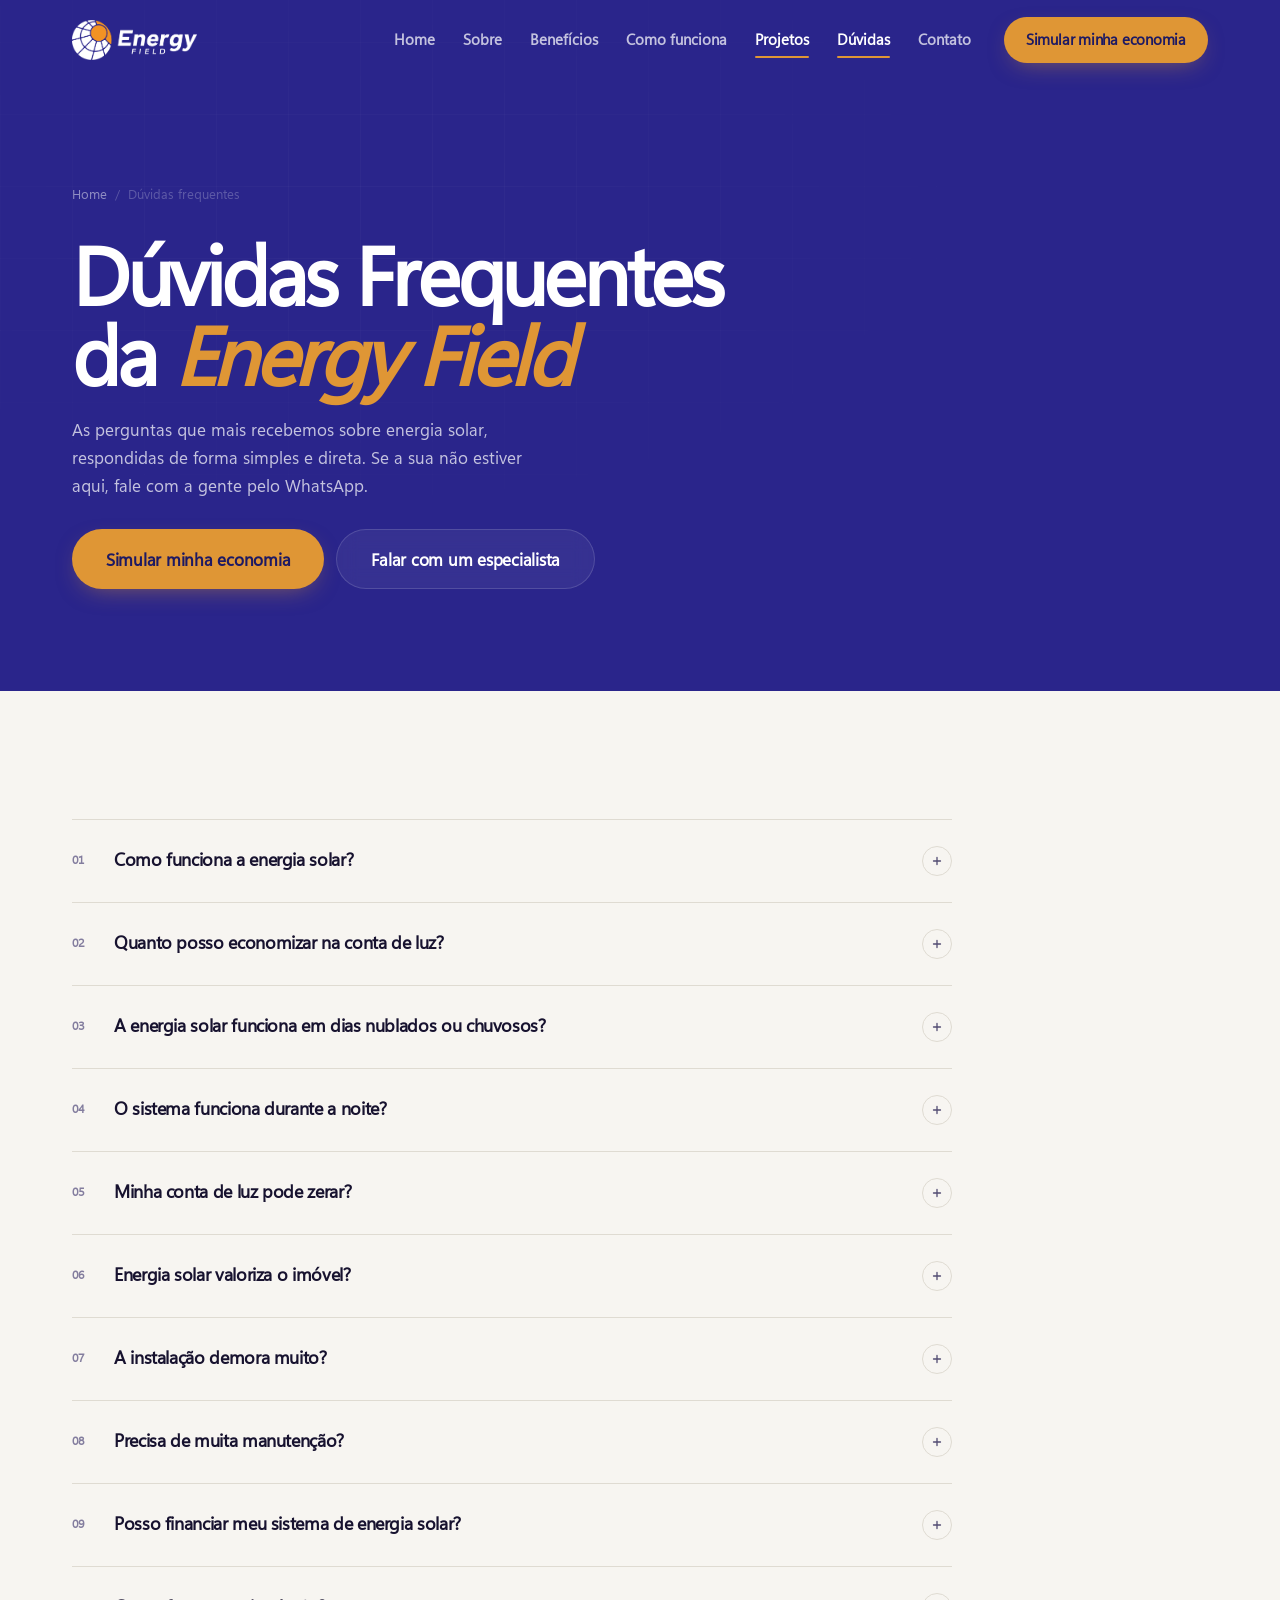
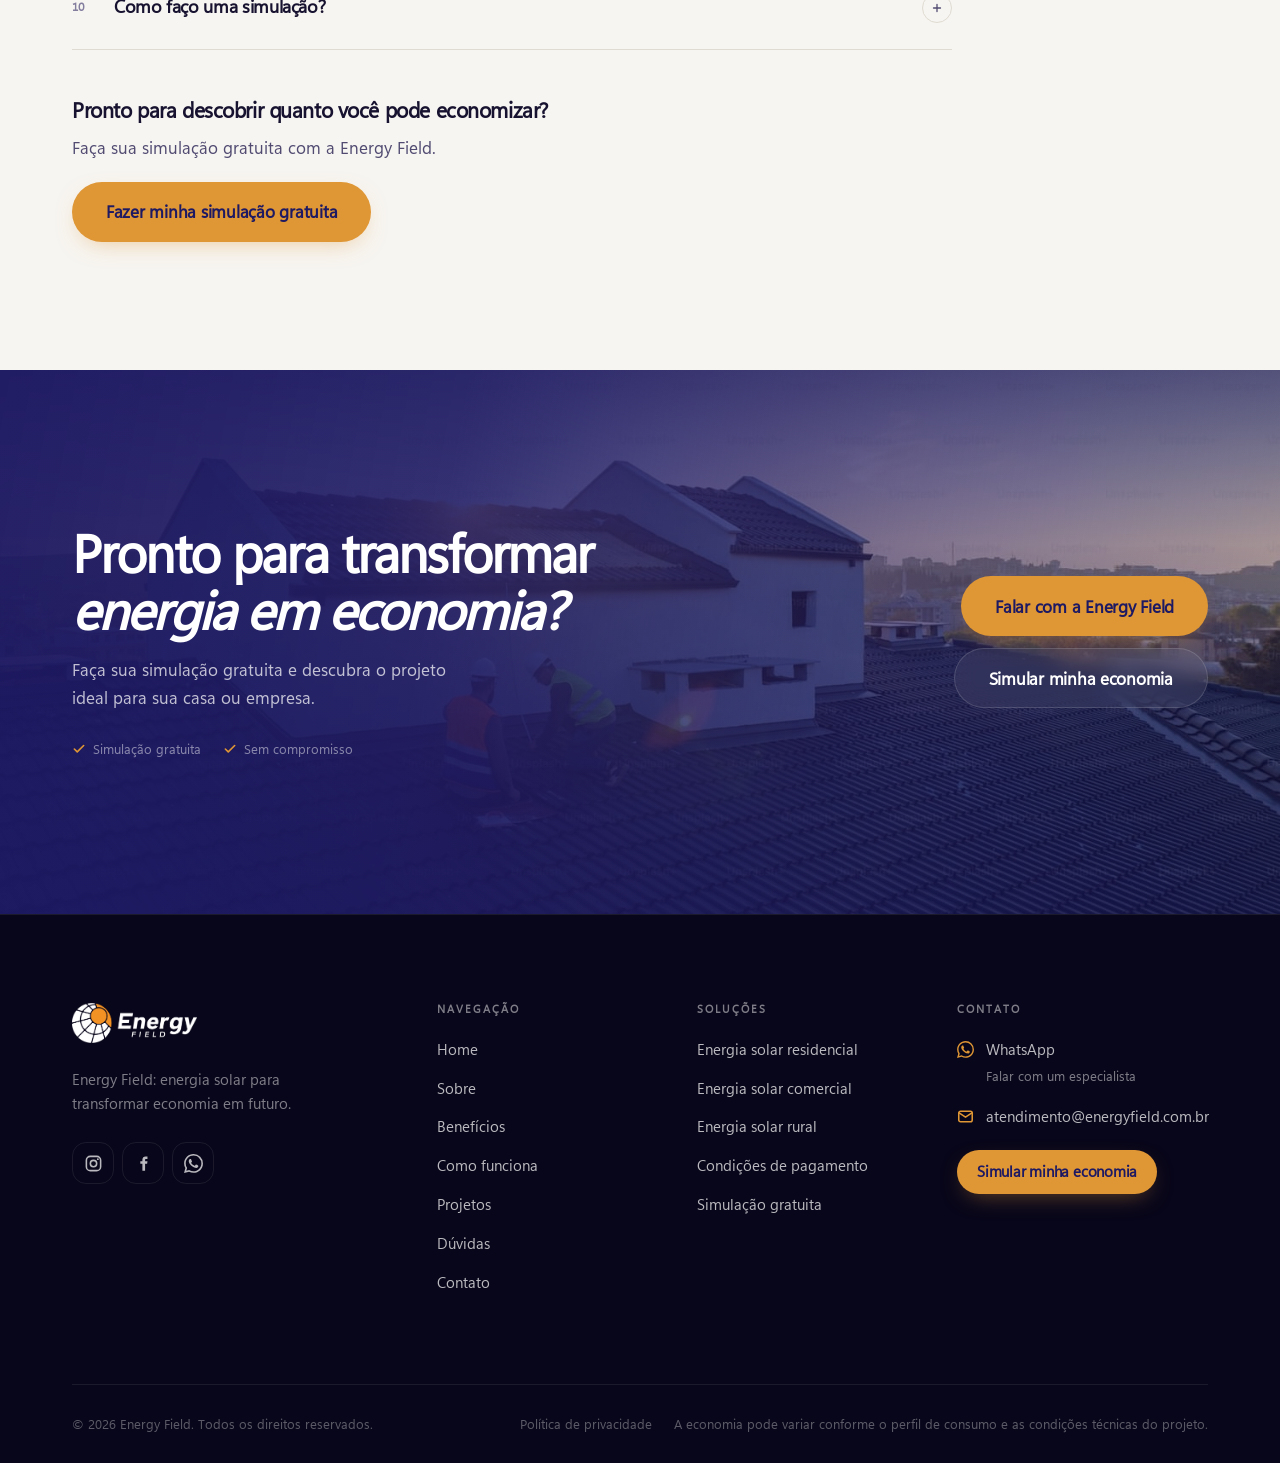
<file: docs/faq.html>
<!DOCTYPE html>
<html lang="pt-BR">
<head>
<meta charset="UTF-8">
<meta name="viewport" content="width=device-width, initial-scale=1">
<title>Dúvidas Frequentes | Energy Field</title>
<meta name="description" content="As perguntas que mais recebemos sobre energia solar: como funciona, quanto dá para economizar, prazos de instalação, manutenção, financiamento e garantias.">
<meta name="theme-color" content="#2a258b">
<meta name="robots" content="index, follow">
<link rel="canonical" href="https://www.energyfield.com.br/faq.html">

<meta property="og:type" content="website">
<meta property="og:locale" content="pt_BR">
<meta property="og:site_name" content="Energy Field">
<meta property="og:title" content="Dúvidas Frequentes | Energy Field">
<meta property="og:description" content="Como funciona a energia solar, quanto dá para economizar, prazos, manutenção e garantias. As perguntas que mais recebemos, respondidas de forma simples.">
<meta property="og:image" content="assets/img/hero-banner.jpg">
<meta name="twitter:card" content="summary_large_image">

<link rel="icon" type="image/png" href="assets/img/favicon.png">
<link rel="preload" href="fonts/SegoeUIVariable.woff2" as="font" type="font/woff2" crossorigin>
<link rel="stylesheet" href="assets/css/style.css">

<!-- Dados estruturados: com página própria, a FAQ pode aparecer expandida no Google -->
<script type="application/ld+json">
{
  "@context": "https://schema.org",
  "@type": "FAQPage",
  "mainEntity": [
    {
      "@type": "Question",
      "name": "Como funciona a energia solar?",
      "acceptedAnswer": {
        "@type": "Answer",
        "text": "A energia solar funciona por meio de painéis fotovoltaicos que captam a luz do sol e a transformam em energia elétrica para ser usada na sua casa, empresa ou propriedade."
      }
    },
    {
      "@type": "Question",
      "name": "Quanto posso economizar na conta de luz?",
      "acceptedAnswer": {
        "@type": "Answer",
        "text": "Com um projeto bem dimensionado, é possível reduzir significativamente o valor da conta de energia, podendo chegar a até 95% de economia, de acordo com o perfil de consumo e as condições do local."
      }
    },
    {
      "@type": "Question",
      "name": "A energia solar funciona em dias nublados ou chuvosos?",
      "acceptedAnswer": {
        "@type": "Answer",
        "text": "Sim. Mesmo em dias nublados, os painéis continuam gerando energia, porém em menor intensidade. Por isso, o sistema é dimensionado considerando a média de consumo e as condições reais de geração."
      }
    },
    {
      "@type": "Question",
      "name": "O sistema funciona durante a noite?",
      "acceptedAnswer": {
        "@type": "Answer",
        "text": "Durante a noite, os painéis não geram energia, pois dependem da luz solar. Porém, a energia gerada durante o dia pode ajudar a compensar o consumo, conforme as regras da concessionária local."
      }
    },
    {
      "@type": "Question",
      "name": "Minha conta de luz pode zerar?",
      "acceptedAnswer": {
        "@type": "Answer",
        "text": "Não necessariamente. Mesmo com energia solar, podem existir cobranças mínimas, taxas ou custos da concessionária. Ainda assim, a redução na conta pode ser muito significativa."
      }
    },
    {
      "@type": "Question",
      "name": "Energia solar valoriza o imóvel?",
      "acceptedAnswer": {
        "@type": "Answer",
        "text": "Sim. Um sistema de energia solar pode valorizar o imóvel, pois agrega economia, tecnologia e sustentabilidade à propriedade."
      }
    },
    {
      "@type": "Question",
      "name": "A instalação demora muito?",
      "acceptedAnswer": {
        "@type": "Answer",
        "text": "O prazo pode variar conforme o tamanho do projeto, condições do local e etapas de aprovação junto à concessionária. A Energy Field acompanha todo o processo para tornar a instalação mais segura e organizada."
      }
    },
    {
      "@type": "Question",
      "name": "Precisa de muita manutenção?",
      "acceptedAnswer": {
        "@type": "Answer",
        "text": "Não. O sistema de energia solar exige baixa manutenção. Em geral, são indicadas limpezas periódicas e acompanhamento do desempenho para manter a eficiência do sistema."
      }
    },
    {
      "@type": "Question",
      "name": "Posso financiar meu sistema de energia solar?",
      "acceptedAnswer": {
        "@type": "Answer",
        "text": "Sim. A Energy Field oferece condições facilitadas para tornar a energia solar mais acessível. A primeira parcela pode ser paga em até 120 dias, com possibilidade de parcelas menores que sua conta de energia, sujeito à análise."
      }
    },
    {
      "@type": "Question",
      "name": "Como faço uma simulação?",
      "acceptedAnswer": {
        "@type": "Answer",
        "text": "É simples. Informe o valor médio da sua conta de energia e nossa equipe prepara uma simulação personalizada para mostrar o potencial de economia para sua casa, empresa ou propriedade."
      }
    }
  ]
}
</script>
</head>
<body>

<header class="header">
  <div class="header__inner">
    <a class="logo" href="index.html" aria-label="Energy Field, página inicial">
      <img class="logo__on-dark" src="assets/img/logotipo-branco.png" width="622" height="198" alt="Energy Field">
      <img class="logo__alt" src="assets/img/logotipo-azul.png" width="622" height="198" alt="" aria-hidden="true">
    </a>

    <nav class="nav" aria-label="Navegação principal">
      <ul class="nav__list">
        <li><a class="nav__link" href="index.html#home">Home</a></li>
        <li><a class="nav__link" href="sobre.html">Sobre</a></li>
        <li><a class="nav__link" href="index.html#beneficios">Benefícios</a></li>
        <li><a class="nav__link" href="index.html#como-funciona">Como funciona</a></li>
        <li><a class="nav__link is-active" href="projetos.html">Projetos</a></li>
        <li><a class="nav__link is-active" href="faq.html">Dúvidas</a></li>
        <li><a class="nav__link" href="index.html#simulador">Contato</a></li>
      </ul>
    </nav>

    <div class="header__cta">
      <a class="btn" href="index.html#simulador">Simular minha economia</a>
    </div>

    <button class="burger" type="button" aria-label="Abrir menu" aria-expanded="false" aria-controls="menu-mobile">
      <span class="burger__box"><i></i><i></i><i></i></span>
    </button>
  </div>
</header>

<div class="mobile-nav" id="menu-mobile">
  <div></div>
  <div class="mobile-nav__body">
    <ul class="mobile-nav__list">
      <li><a href="index.html#home">Home <span>→</span></a></li>
      <li><a href="sobre.html">Sobre <span>→</span></a></li>
      <li><a href="index.html#beneficios">Benefícios <span>→</span></a></li>
      <li><a href="index.html#como-funciona">Como funciona <span>→</span></a></li>
      <li><a href="projetos.html">Projetos <span>→</span></a></li>
      <li><a href="faq.html">Dúvidas <span>→</span></a></li>
      <li><a href="index.html#simulador">Contato <span>→</span></a></li>
    </ul>
    <div class="mobile-nav__foot">
      <a class="btn btn--block" href="index.html#simulador">Simular minha economia</a>
      <a class="btn btn--ghost btn--block" data-wa href="#" target="_blank" rel="noopener">Falar com um especialista</a>
    </div>
  </div>
</div>

<main>

<section class="page-hero">
  <div class="wrap">
    <nav class="crumbs" aria-label="Você está aqui">
      <a href="index.html">Home</a><span>/</span><span>Dúvidas frequentes</span>
    </nav>
    <h1 class="h-display">Dúvidas Frequentes da <span class="accent-i t-orange">Energy Field</span></h1>
    <p class="lead">
      As perguntas que mais recebemos sobre energia solar, respondidas de forma simples e direta.
      Se a sua não estiver aqui, fale com a gente pelo WhatsApp.
    </p>
    <div class="btn-row mt-3">
      <a class="btn btn--lg" href="index.html#simulador">Simular minha economia</a>
      <a class="btn btn--ghost-light btn--lg" data-wa href="#" target="_blank" rel="noopener">Falar com um especialista</a>
    </div>
  </div>
</section>

<section class="section section--light" id="faq">
  <div class="wrap">
    <div class="faq" data-anim>

      <div class="faq__item">
        <button class="faq__q" type="button" aria-expanded="false">
          <span class="faq__n">01</span>
          Como funciona a energia solar?
          <i aria-hidden="true"><svg width="12" height="12" viewBox="0 0 24 24" fill="none" stroke="currentColor" stroke-width="2.6" stroke-linecap="round"><path d="M12 5v14M5 12h14"/></svg></i>
        </button>
        <div class="faq__a"><div><p>A energia solar funciona por meio de painéis fotovoltaicos que captam a luz do sol e a transformam em energia elétrica para ser usada na sua casa, empresa ou propriedade.</p></div></div>
      </div>

      <div class="faq__item">
        <button class="faq__q" type="button" aria-expanded="false">
          <span class="faq__n">02</span>
          Quanto posso economizar na conta de luz?
          <i aria-hidden="true"><svg width="12" height="12" viewBox="0 0 24 24" fill="none" stroke="currentColor" stroke-width="2.6" stroke-linecap="round"><path d="M12 5v14M5 12h14"/></svg></i>
        </button>
        <div class="faq__a"><div><p>Com um projeto bem dimensionado, é possível reduzir significativamente o valor da conta de energia, podendo chegar a até 95% de economia, de acordo com o perfil de consumo e as condições do local.</p></div></div>
      </div>

      <div class="faq__item">
        <button class="faq__q" type="button" aria-expanded="false">
          <span class="faq__n">03</span>
          A energia solar funciona em dias nublados ou chuvosos?
          <i aria-hidden="true"><svg width="12" height="12" viewBox="0 0 24 24" fill="none" stroke="currentColor" stroke-width="2.6" stroke-linecap="round"><path d="M12 5v14M5 12h14"/></svg></i>
        </button>
        <div class="faq__a"><div><p>Sim. Mesmo em dias nublados, os painéis continuam gerando energia, porém em menor intensidade. Por isso, o sistema é dimensionado considerando a média de consumo e as condições reais de geração.</p></div></div>
      </div>

      <div class="faq__item">
        <button class="faq__q" type="button" aria-expanded="false">
          <span class="faq__n">04</span>
          O sistema funciona durante a noite?
          <i aria-hidden="true"><svg width="12" height="12" viewBox="0 0 24 24" fill="none" stroke="currentColor" stroke-width="2.6" stroke-linecap="round"><path d="M12 5v14M5 12h14"/></svg></i>
        </button>
        <div class="faq__a"><div><p>Durante a noite, os painéis não geram energia, pois dependem da luz solar. Porém, a energia gerada durante o dia pode ajudar a compensar o consumo, conforme as regras da concessionária local.</p></div></div>
      </div>

      <div class="faq__item">
        <button class="faq__q" type="button" aria-expanded="false">
          <span class="faq__n">05</span>
          Minha conta de luz pode zerar?
          <i aria-hidden="true"><svg width="12" height="12" viewBox="0 0 24 24" fill="none" stroke="currentColor" stroke-width="2.6" stroke-linecap="round"><path d="M12 5v14M5 12h14"/></svg></i>
        </button>
        <div class="faq__a"><div><p>Não necessariamente. Mesmo com energia solar, podem existir cobranças mínimas, taxas ou custos da concessionária. Ainda assim, a redução na conta pode ser muito significativa.</p></div></div>
      </div>

      <div class="faq__item">
        <button class="faq__q" type="button" aria-expanded="false">
          <span class="faq__n">06</span>
          Energia solar valoriza o imóvel?
          <i aria-hidden="true"><svg width="12" height="12" viewBox="0 0 24 24" fill="none" stroke="currentColor" stroke-width="2.6" stroke-linecap="round"><path d="M12 5v14M5 12h14"/></svg></i>
        </button>
        <div class="faq__a"><div><p>Sim. Um sistema de energia solar pode valorizar o imóvel, pois agrega economia, tecnologia e sustentabilidade à propriedade.</p></div></div>
      </div>

      <div class="faq__item">
        <button class="faq__q" type="button" aria-expanded="false">
          <span class="faq__n">07</span>
          A instalação demora muito?
          <i aria-hidden="true"><svg width="12" height="12" viewBox="0 0 24 24" fill="none" stroke="currentColor" stroke-width="2.6" stroke-linecap="round"><path d="M12 5v14M5 12h14"/></svg></i>
        </button>
        <div class="faq__a"><div><p>O prazo pode variar conforme o tamanho do projeto, condições do local e etapas de aprovação junto à concessionária. A Energy Field acompanha todo o processo para tornar a instalação mais segura e organizada.</p></div></div>
      </div>

      <div class="faq__item">
        <button class="faq__q" type="button" aria-expanded="false">
          <span class="faq__n">08</span>
          Precisa de muita manutenção?
          <i aria-hidden="true"><svg width="12" height="12" viewBox="0 0 24 24" fill="none" stroke="currentColor" stroke-width="2.6" stroke-linecap="round"><path d="M12 5v14M5 12h14"/></svg></i>
        </button>
        <div class="faq__a"><div><p>Não. O sistema de energia solar exige baixa manutenção. Em geral, são indicadas limpezas periódicas e acompanhamento do desempenho para manter a eficiência do sistema.</p></div></div>
      </div>

      <div class="faq__item">
        <button class="faq__q" type="button" aria-expanded="false">
          <span class="faq__n">09</span>
          Posso financiar meu sistema de energia solar?
          <i aria-hidden="true"><svg width="12" height="12" viewBox="0 0 24 24" fill="none" stroke="currentColor" stroke-width="2.6" stroke-linecap="round"><path d="M12 5v14M5 12h14"/></svg></i>
        </button>
        <div class="faq__a"><div><p>Sim. A Energy Field oferece condições facilitadas para tornar a energia solar mais acessível. A primeira parcela pode ser paga em até 120 dias, com possibilidade de parcelas menores que sua conta de energia, sujeito à análise.</p></div></div>
      </div>

      <div class="faq__item">
        <button class="faq__q" type="button" aria-expanded="false">
          <span class="faq__n">10</span>
          Como faço uma simulação?
          <i aria-hidden="true"><svg width="12" height="12" viewBox="0 0 24 24" fill="none" stroke="currentColor" stroke-width="2.6" stroke-linecap="round"><path d="M12 5v14M5 12h14"/></svg></i>
        </button>
        <div class="faq__a"><div><p>É simples. Informe o valor médio da sua conta de energia e nossa equipe prepara uma simulação personalizada para mostrar o potencial de economia para sua casa, empresa ou propriedade.</p></div></div>
      </div>

    </div>

    <div class="mt-4" data-anim>
      <h3 class="h3">Pronto para descobrir quanto você pode economizar?</h3>
      <p class="mt-1">Faça sua simulação gratuita com a Energy Field.</p>
      <div class="btn-row mt-2">
        <a class="btn btn--lg" href="index.html#simulador">Fazer minha simulação gratuita</a>
      </div>
    </div>
  </div>
</section>

<section class="section cta-final">
  <div class="cta-final__media">
    <img src="assets/img/casa-fim-de-tarde.jpg" loading="lazy" width="1500" height="1000" alt="">
  </div>

  <div class="wrap">
    <div class="cta-final__box" data-anim>
      <div>
        <h2 class="h1">Pronto para transformar <span class="accent-i">energia em economia?</span></h2>
        <p class="lead">Faça sua simulação gratuita e descubra o projeto ideal para sua casa ou empresa.</p>
        <ul class="cta-final__micro">
          <li>
            <svg width="14" height="14" viewBox="0 0 24 24" fill="none" stroke="currentColor" stroke-width="2.8" stroke-linecap="round" stroke-linejoin="round"><path d="M20 6 9 17l-5-5"/></svg>
            Simulação gratuita
          </li>
          <li>
            <svg width="14" height="14" viewBox="0 0 24 24" fill="none" stroke="currentColor" stroke-width="2.8" stroke-linecap="round" stroke-linejoin="round"><path d="M20 6 9 17l-5-5"/></svg>
            Sem compromisso
          </li>
        </ul>
      </div>

      <div class="btn-row">
        <a class="btn btn--lg" data-wa href="#" target="_blank" rel="noopener">Falar com a Energy Field</a>
        <a class="btn btn--ghost btn--lg" href="index.html#simulador">Simular minha economia</a>
      </div>
    </div>
  
  </div>
</section>
</main>

<footer class="footer">
  <div class="wrap">
    <div class="footer__top">
      <div class="footer__brand">
        <a class="logo" href="index.html" aria-label="Energy Field">
          <img src="assets/img/logotipo-branco.png" width="622" height="198" alt="Energy Field">
        </a>
        <p>Energy Field: energia solar para transformar economia em futuro.</p>
        <div class="socials">
          <a href="#" aria-label="Instagram da Energy Field" target="_blank" rel="noopener">
            <svg width="19" height="19" viewBox="0 0 24 24" fill="none" stroke="currentColor" stroke-width="2" stroke-linecap="round"><rect x="3" y="3" width="18" height="18" rx="5"/><circle cx="12" cy="12" r="4"/><circle cx="17.5" cy="6.5" r="1.2" fill="currentColor" stroke="none"/></svg>
          </a>
          <a href="#" aria-label="Facebook da Energy Field" target="_blank" rel="noopener">
            <svg width="19" height="19" viewBox="0 0 24 24" fill="currentColor"><path d="M14 9V7.5c0-.8.2-1.2 1.4-1.2H17V3.2c-.3 0-1.3-.1-2.4-.1-2.4 0-4 1.5-4 4.2V9H8v3.4h2.6V21H14v-8.6h2.6l.4-3.4H14z"/></svg>
          </a>
          <a data-wa href="#" aria-label="WhatsApp da Energy Field" target="_blank" rel="noopener">
            <svg width="19" height="19" viewBox="0 0 24 24" fill="currentColor"><path d="M17.472 14.382c-.297-.149-1.758-.867-2.03-.967-.273-.099-.471-.148-.67.15-.197.297-.767.966-.94 1.164-.173.199-.347.223-.644.075-.297-.15-1.255-.463-2.39-1.475-.883-.788-1.48-1.761-1.653-2.059-.173-.297-.018-.458.13-.606.134-.133.298-.347.446-.52.149-.174.198-.298.298-.497.099-.198.05-.371-.025-.52-.075-.149-.669-1.612-.916-2.207-.242-.579-.487-.5-.669-.51-.173-.008-.371-.01-.57-.01-.198 0-.52.074-.792.372-.272.297-1.04 1.016-1.04 2.479 0 1.462 1.065 2.875 1.213 3.074.149.198 2.096 3.2 5.077 4.487.709.306 1.262.489 1.694.625.712.227 1.36.195 1.872.118.571-.085 1.758-.719 2.006-1.413.248-.694.248-1.289.173-1.413-.074-.124-.272-.198-.57-.347m-5.421 7.403h-.004a9.87 9.87 0 0 1-5.031-1.378l-.361-.214-3.741.982.998-3.648-.235-.374a9.86 9.86 0 0 1-1.51-5.26c.001-5.45 4.436-9.884 9.888-9.884 2.64 0 5.122 1.03 6.988 2.898a9.825 9.825 0 0 1 2.893 6.994c-.003 5.45-4.437 9.884-9.885 9.884m8.413-18.297A11.815 11.815 0 0 0 12.05 0C5.495 0 .16 5.335.157 11.892c0 2.096.547 4.142 1.588 5.945L.057 24l6.305-1.654a11.882 11.882 0 0 0 5.683 1.448h.005c6.554 0 11.89-5.335 11.893-11.893a11.821 11.821 0 0 0-3.48-8.413Z"/></svg>
          </a>
        </div>
      </div>

      <div>
        <h4>Navegação</h4>
        <nav class="footer__links" aria-label="Links rápidos">
          <a href="index.html#home">Home</a>
          <a href="sobre.html">Sobre</a>
          <a href="index.html#beneficios">Benefícios</a>
          <a href="index.html#como-funciona">Como funciona</a>
          <a href="projetos.html">Projetos</a>
          <a href="faq.html">Dúvidas</a>
          <a href="index.html#simulador">Contato</a>
        </nav>
      </div>

      <div>
        <h4>Soluções</h4>
        <nav class="footer__links" aria-label="Soluções">
          <a href="index.html#para-quem">Energia solar residencial</a>
          <a href="index.html#para-quem">Energia solar comercial</a>
          <a href="index.html#para-quem">Energia solar rural</a>
          <a href="index.html#condicoes">Condições de pagamento</a>
          <a href="index.html#simulador">Simulação gratuita</a>
        </nav>
      </div>

      <div>
        <h4>Contato</h4>
        <div class="footer__contact">
          <a data-wa href="#" target="_blank" rel="noopener">
            <svg width="17" height="17" viewBox="0 0 24 24" fill="currentColor"><path d="M17.472 14.382c-.297-.149-1.758-.867-2.03-.967-.273-.099-.471-.148-.67.15-.197.297-.767.966-.94 1.164-.173.199-.347.223-.644.075-.297-.15-1.255-.463-2.39-1.475-.883-.788-1.48-1.761-1.653-2.059-.173-.297-.018-.458.13-.606.134-.133.298-.347.446-.52.149-.174.198-.298.298-.497.099-.198.05-.371-.025-.52-.075-.149-.669-1.612-.916-2.207-.242-.579-.487-.5-.669-.51-.173-.008-.371-.01-.57-.01-.198 0-.52.074-.792.372-.272.297-1.04 1.016-1.04 2.479 0 1.462 1.065 2.875 1.213 3.074.149.198 2.096 3.2 5.077 4.487.709.306 1.262.489 1.694.625.712.227 1.36.195 1.872.118.571-.085 1.758-.719 2.006-1.413.248-.694.248-1.289.173-1.413-.074-.124-.272-.198-.57-.347m-5.421 7.403h-.004a9.87 9.87 0 0 1-5.031-1.378l-.361-.214-3.741.982.998-3.648-.235-.374a9.86 9.86 0 0 1-1.51-5.26c.001-5.45 4.436-9.884 9.888-9.884 2.64 0 5.122 1.03 6.988 2.898a9.825 9.825 0 0 1 2.893 6.994c-.003 5.45-4.437 9.884-9.885 9.884m8.413-18.297A11.815 11.815 0 0 0 12.05 0C5.495 0 .16 5.335.157 11.892c0 2.096.547 4.142 1.588 5.945L.057 24l6.305-1.654a11.882 11.882 0 0 0 5.683 1.448h.005c6.554 0 11.89-5.335 11.893-11.893a11.821 11.821 0 0 0-3.48-8.413Z"/></svg>
            <span>WhatsApp<br><small>Falar com um especialista</small></span>
          </a>
          <a href="mailto:atendimento@energyfield.com.br">
            <svg width="17" height="17" viewBox="0 0 24 24" fill="none" stroke="currentColor" stroke-width="2.2" stroke-linecap="round" stroke-linejoin="round"><rect x="2.5" y="4.5" width="19" height="15" rx="2.5"/><path d="m3 7 9 6 9-6"/></svg>
            <span>atendimento@energyfield.com.br</span>
          </a>
        </div>
        <a class="btn btn--sm mt-2" href="index.html#simulador">Simular minha economia</a>
      </div>
    </div>

    <div class="footer__bottom">
      <p>© <span data-year>2026</span> Energy Field. Todos os direitos reservados.</p>
      <div class="footer__legal">
        <a href="politica-de-privacidade.html">Política de privacidade</a>
        <span>A economia pode variar conforme o perfil de consumo e as condições técnicas do projeto.</span>
      </div>
    </div>
  </div>
</footer>

<a class="wa" data-wa href="#" target="_blank" rel="noopener" aria-label="Falar com especialista no WhatsApp">
  <svg width="26" height="26" viewBox="0 0 24 24" fill="currentColor"><path d="M17.472 14.382c-.297-.149-1.758-.867-2.03-.967-.273-.099-.471-.148-.67.15-.197.297-.767.966-.94 1.164-.173.199-.347.223-.644.075-.297-.15-1.255-.463-2.39-1.475-.883-.788-1.48-1.761-1.653-2.059-.173-.297-.018-.458.13-.606.134-.133.298-.347.446-.52.149-.174.198-.298.298-.497.099-.198.05-.371-.025-.52-.075-.149-.669-1.612-.916-2.207-.242-.579-.487-.5-.669-.51-.173-.008-.371-.01-.57-.01-.198 0-.52.074-.792.372-.272.297-1.04 1.016-1.04 2.479 0 1.462 1.065 2.875 1.213 3.074.149.198 2.096 3.2 5.077 4.487.709.306 1.262.489 1.694.625.712.227 1.36.195 1.872.118.571-.085 1.758-.719 2.006-1.413.248-.694.248-1.289.173-1.413-.074-.124-.272-.198-.57-.347m-5.421 7.403h-.004a9.87 9.87 0 0 1-5.031-1.378l-.361-.214-3.741.982.998-3.648-.235-.374a9.86 9.86 0 0 1-1.51-5.26c.001-5.45 4.436-9.884 9.888-9.884 2.64 0 5.122 1.03 6.988 2.898a9.825 9.825 0 0 1 2.893 6.994c-.003 5.45-4.437 9.884-9.885 9.884m8.413-18.297A11.815 11.815 0 0 0 12.05 0C5.495 0 .16 5.335.157 11.892c0 2.096.547 4.142 1.588 5.945L.057 24l6.305-1.654a11.882 11.882 0 0 0 5.683 1.448h.005c6.554 0 11.89-5.335 11.893-11.893a11.821 11.821 0 0 0-3.48-8.413Z"/></svg>
</a>

<button class="to-top" type="button" aria-label="Voltar ao topo">
  <svg width="18" height="18" viewBox="0 0 24 24" fill="none" stroke="currentColor" stroke-width="2.6" stroke-linecap="round" stroke-linejoin="round"><path d="M12 19V5M5 12l7-7 7 7"/></svg>
</button>

<script src="assets/js/main.js"></script>
</body>
</html>
</file>
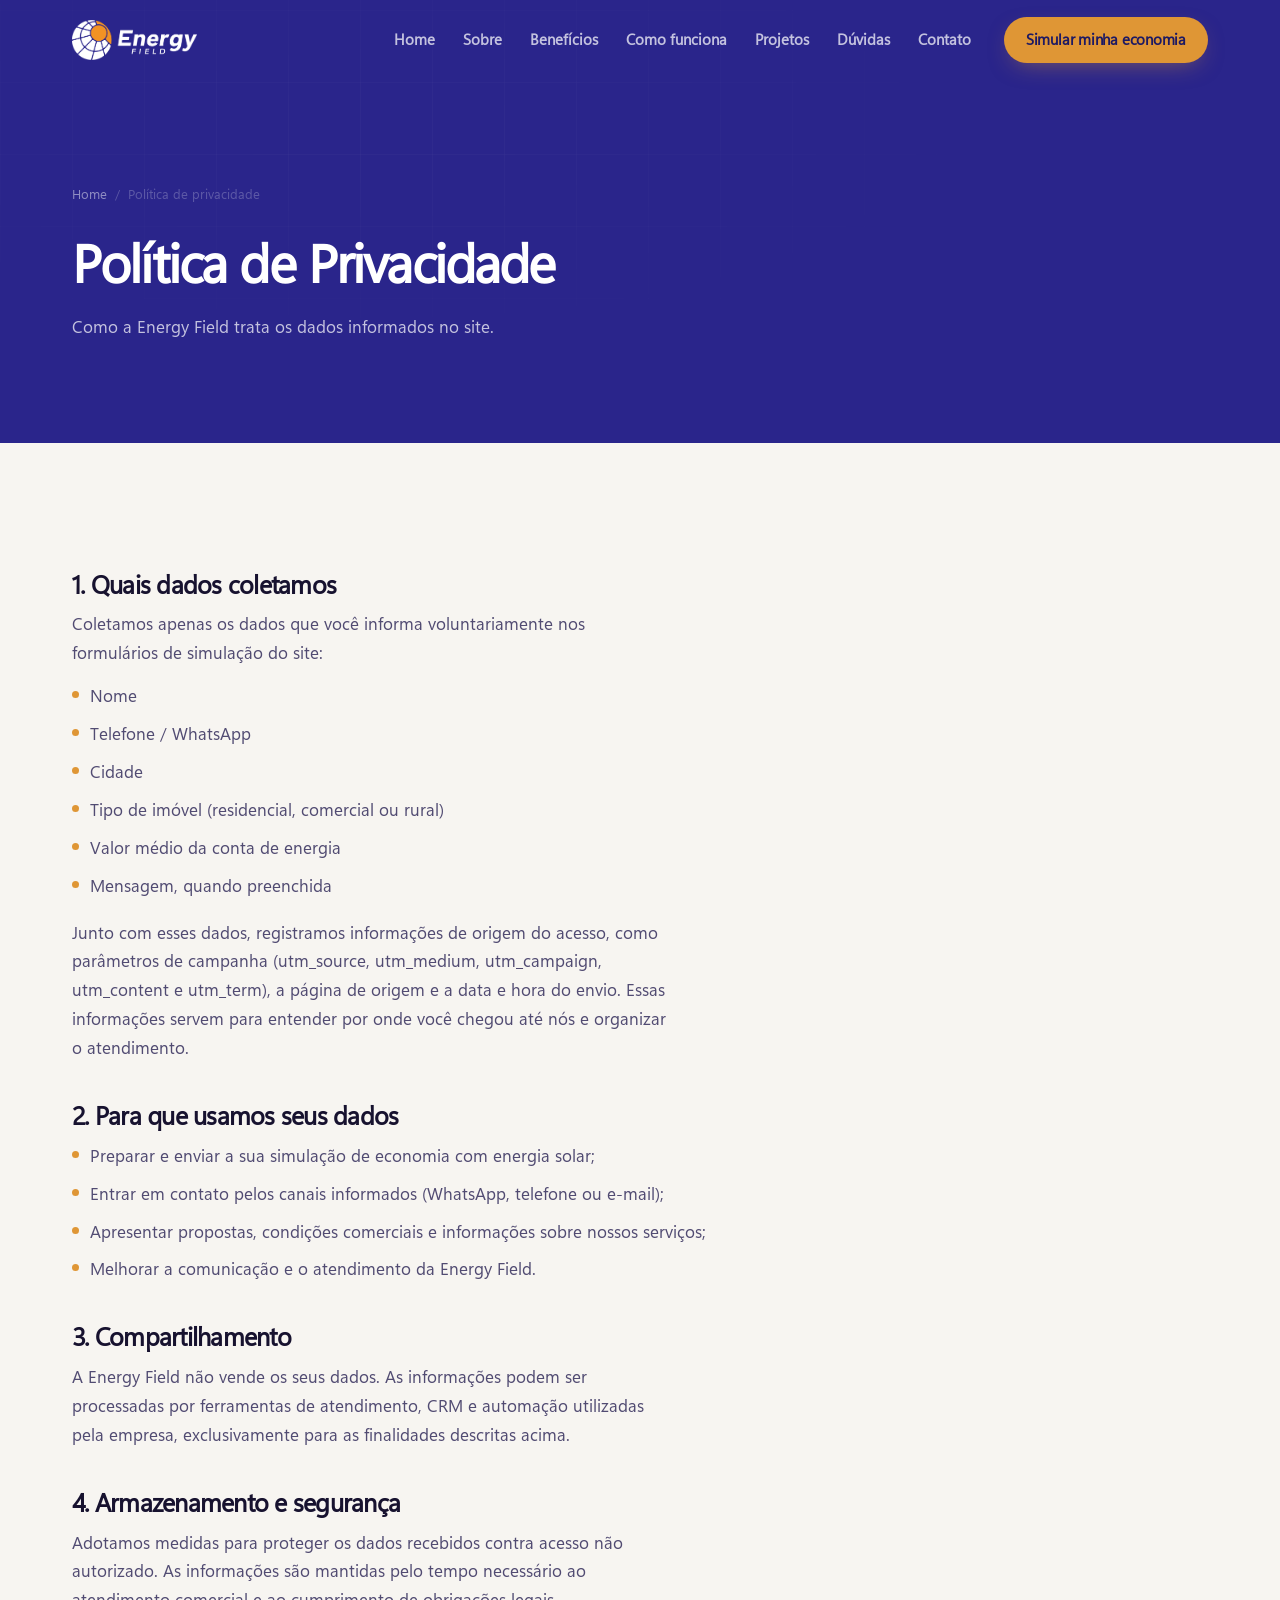
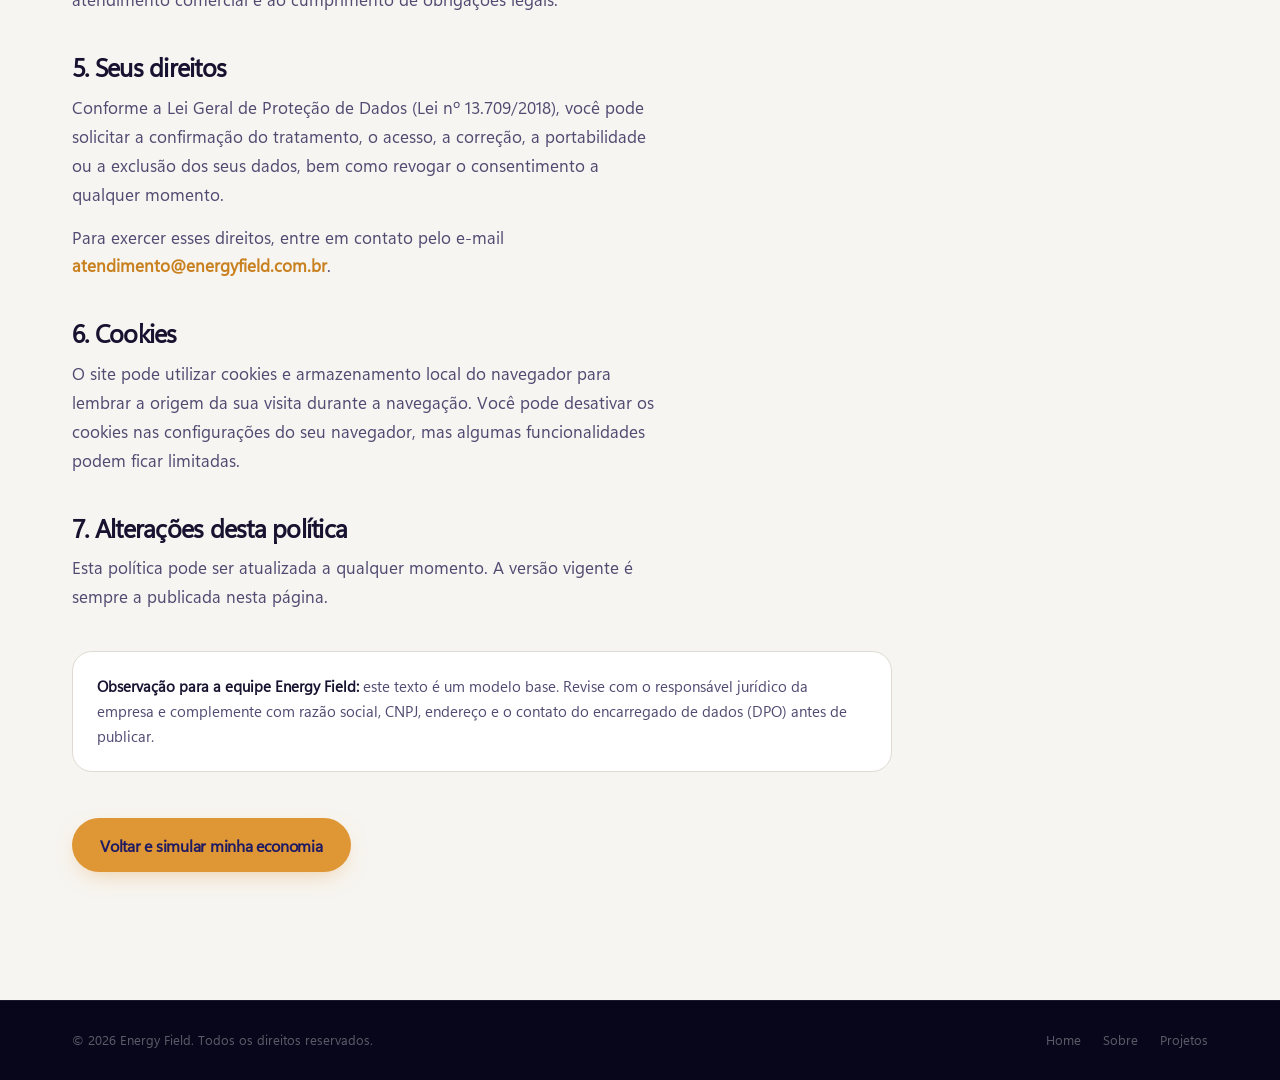
<file: docs/politica-de-privacidade.html>
<!DOCTYPE html>
<html lang="pt-BR">
<head>
<meta charset="UTF-8">
<meta name="viewport" content="width=device-width, initial-scale=1">
<title>Política de Privacidade | Energy Field</title>
<meta name="description" content="Política de Privacidade da Energy Field: como coletamos, usamos e protegemos os dados informados nos formulários de simulação do site.">
<meta name="theme-color" content="#2a258b">
<meta name="robots" content="noindex, follow">
<link rel="canonical" href="https://www.energyfield.com.br/politica-de-privacidade.html">
<link rel="icon" type="image/png" href="assets/img/favicon.png">
<link rel="preload" href="fonts/SegoeUIVariable.woff2" as="font" type="font/woff2" crossorigin>
<link rel="stylesheet" href="assets/css/style.css">
<style>
  .legal { max-width: 820px; }
  .legal h2 { font-size: clamp(1.25rem, 2.4vw, 1.55rem); margin: 40px 0 12px; }
  .legal h2:first-child { margin-top: 0; }
  .legal p { margin-bottom: 14px; }
  .legal ul { margin: 0 0 18px; display: grid; gap: 9px; }
  .legal ul li { display: flex; gap: 11px; align-items: flex-start; }
  .legal ul li::before {
    content: ''; flex: none; width: 7px; height: 7px; margin-top: 10px;
    border-radius: 50%; background: var(--sun-500);
  }
  .legal .aviso {
    margin-top: 40px; padding: 22px 24px; border-radius: var(--r-4);
    background: #fff; border: 1px solid var(--paper-line);
    font-size: .92rem;
  }
</style>
</head>
<body>

<header class="header">
  <div class="header__inner">
    <a class="logo" href="index.html" aria-label="Energy Field, página inicial">
      <img class="logo__on-dark" src="assets/img/logotipo-branco.png" width="622" height="198" alt="Energy Field">
      <img class="logo__alt" src="assets/img/logotipo-azul.png" width="622" height="198" alt="" aria-hidden="true">
    </a>

    <nav class="nav" aria-label="Navegação principal">
      <ul class="nav__list">
        <li><a class="nav__link" href="index.html#home">Home</a></li>
        <li><a class="nav__link" href="sobre.html">Sobre</a></li>
        <li><a class="nav__link" href="index.html#beneficios">Benefícios</a></li>
        <li><a class="nav__link" href="index.html#como-funciona">Como funciona</a></li>
        <li><a class="nav__link" href="projetos.html">Projetos</a></li>
        <li><a class="nav__link" href="faq.html">Dúvidas</a></li>
        <li><a class="nav__link" href="index.html#simulador">Contato</a></li>
      </ul>
    </nav>

    <div class="header__cta">
      <a class="btn" href="index.html#simulador">Simular minha economia</a>
    </div>

    <button class="burger" type="button" aria-label="Abrir menu" aria-expanded="false" aria-controls="menu-mobile">
      <span class="burger__box"><i></i><i></i><i></i></span>
    </button>
  </div>
</header>

<div class="mobile-nav" id="menu-mobile">
  <div></div>
  <div class="mobile-nav__body">
    <ul class="mobile-nav__list">
      <li><a href="index.html#home">Home <span>→</span></a></li>
      <li><a href="sobre.html">Sobre <span>→</span></a></li>
      <li><a href="index.html#beneficios">Benefícios <span>→</span></a></li>
      <li><a href="index.html#como-funciona">Como funciona <span>→</span></a></li>
      <li><a href="projetos.html">Projetos <span>→</span></a></li>
      <li><a href="faq.html">Dúvidas <span>→</span></a></li>
      <li><a href="index.html#simulador">Contato <span>→</span></a></li>
    </ul>
    <div class="mobile-nav__foot">
      <a class="btn btn--block" href="index.html#simulador">Simular minha economia</a>
    </div>
  </div>
</div>

<main>

<section class="page-hero">
  <div class="wrap">
    <nav class="crumbs" aria-label="Você está aqui">
      <a href="index.html">Home</a><span>/</span><span>Política de privacidade</span>
    </nav>
    <h1 class="h1">Política de Privacidade</h1>
    <p class="lead">Como a Energy Field trata os dados informados no site.</p>
  </div>
</section>

<section class="section section--light">
  <div class="wrap">
    <div class="legal" data-anim>

      <h2>1. Quais dados coletamos</h2>
      <p>Coletamos apenas os dados que você informa voluntariamente nos formulários de simulação do site:</p>
      <ul>
        <li>Nome</li>
        <li>Telefone / WhatsApp</li>
        <li>Cidade</li>
        <li>Tipo de imóvel (residencial, comercial ou rural)</li>
        <li>Valor médio da conta de energia</li>
        <li>Mensagem, quando preenchida</li>
      </ul>
      <p>
        Junto com esses dados, registramos informações de origem do acesso, como parâmetros de campanha
        (utm_source, utm_medium, utm_campaign, utm_content e utm_term), a página de origem e a data e hora do envio.
        Essas informações servem para entender por onde você chegou até nós e organizar o atendimento.
      </p>

      <h2>2. Para que usamos seus dados</h2>
      <ul>
        <li>Preparar e enviar a sua simulação de economia com energia solar;</li>
        <li>Entrar em contato pelos canais informados (WhatsApp, telefone ou e-mail);</li>
        <li>Apresentar propostas, condições comerciais e informações sobre nossos serviços;</li>
        <li>Melhorar a comunicação e o atendimento da Energy Field.</li>
      </ul>

      <h2>3. Compartilhamento</h2>
      <p>
        A Energy Field não vende os seus dados. As informações podem ser processadas por ferramentas de
        atendimento, CRM e automação utilizadas pela empresa, exclusivamente para as finalidades descritas acima.
      </p>

      <h2>4. Armazenamento e segurança</h2>
      <p>
        Adotamos medidas para proteger os dados recebidos contra acesso não autorizado. As informações são
        mantidas pelo tempo necessário ao atendimento comercial e ao cumprimento de obrigações legais.
      </p>

      <h2>5. Seus direitos</h2>
      <p>
        Conforme a Lei Geral de Proteção de Dados (Lei nº 13.709/2018), você pode solicitar a confirmação do
        tratamento, o acesso, a correção, a portabilidade ou a exclusão dos seus dados, bem como revogar o
        consentimento a qualquer momento.
      </p>
      <p>
        Para exercer esses direitos, entre em contato pelo e-mail
        <a href="mailto:atendimento@energyfield.com.br" style="color:var(--sun-600);font-weight:700">atendimento@energyfield.com.br</a>.
      </p>

      <h2>6. Cookies</h2>
      <p>
        O site pode utilizar cookies e armazenamento local do navegador para lembrar a origem da sua visita
        durante a navegação. Você pode desativar os cookies nas configurações do seu navegador, mas algumas
        funcionalidades podem ficar limitadas.
      </p>

      <h2>7. Alterações desta política</h2>
      <p>
        Esta política pode ser atualizada a qualquer momento. A versão vigente é sempre a publicada nesta página.
      </p>

      <div class="aviso">
        <strong style="color:var(--on-light)">Observação para a equipe Energy Field:</strong>
        este texto é um modelo base. Revise com o responsável jurídico da empresa e complemente com razão social,
        CNPJ, endereço e o contato do encarregado de dados (DPO) antes de publicar.
      </div>

      <div class="btn-row mt-4">
        <a class="btn" href="index.html#simulador">Voltar e simular minha economia</a>
      </div>

    </div>
  </div>
</section>

</main>

<footer class="footer">
  <div class="wrap">
    <div class="footer__bottom" style="border-top:0">
      <p>© <span data-year>2026</span> Energy Field. Todos os direitos reservados.</p>
      <div class="footer__legal">
        <a href="index.html">Home</a>
        <a href="sobre.html">Sobre</a>
        <a href="projetos.html">Projetos</a>
      </div>
    </div>
  </div>
</footer>

<a class="wa" data-wa href="#" target="_blank" rel="noopener" aria-label="Falar com especialista no WhatsApp">
  <svg width="26" height="26" viewBox="0 0 24 24" fill="currentColor"><path d="M17.472 14.382c-.297-.149-1.758-.867-2.03-.967-.273-.099-.471-.148-.67.15-.197.297-.767.966-.94 1.164-.173.199-.347.223-.644.075-.297-.15-1.255-.463-2.39-1.475-.883-.788-1.48-1.761-1.653-2.059-.173-.297-.018-.458.13-.606.134-.133.298-.347.446-.52.149-.174.198-.298.298-.497.099-.198.05-.371-.025-.52-.075-.149-.669-1.612-.916-2.207-.242-.579-.487-.5-.669-.51-.173-.008-.371-.01-.57-.01-.198 0-.52.074-.792.372-.272.297-1.04 1.016-1.04 2.479 0 1.462 1.065 2.875 1.213 3.074.149.198 2.096 3.2 5.077 4.487.709.306 1.262.489 1.694.625.712.227 1.36.195 1.872.118.571-.085 1.758-.719 2.006-1.413.248-.694.248-1.289.173-1.413-.074-.124-.272-.198-.57-.347m-5.421 7.403h-.004a9.87 9.87 0 0 1-5.031-1.378l-.361-.214-3.741.982.998-3.648-.235-.374a9.86 9.86 0 0 1-1.51-5.26c.001-5.45 4.436-9.884 9.888-9.884 2.64 0 5.122 1.03 6.988 2.898a9.825 9.825 0 0 1 2.893 6.994c-.003 5.45-4.437 9.884-9.885 9.884m8.413-18.297A11.815 11.815 0 0 0 12.05 0C5.495 0 .16 5.335.157 11.892c0 2.096.547 4.142 1.588 5.945L.057 24l6.305-1.654a11.882 11.882 0 0 0 5.683 1.448h.005c6.554 0 11.89-5.335 11.893-11.893a11.821 11.821 0 0 0-3.48-8.413Z"/></svg>
</a>

<script src="assets/js/main.js"></script>
</body>
</html>
</file>
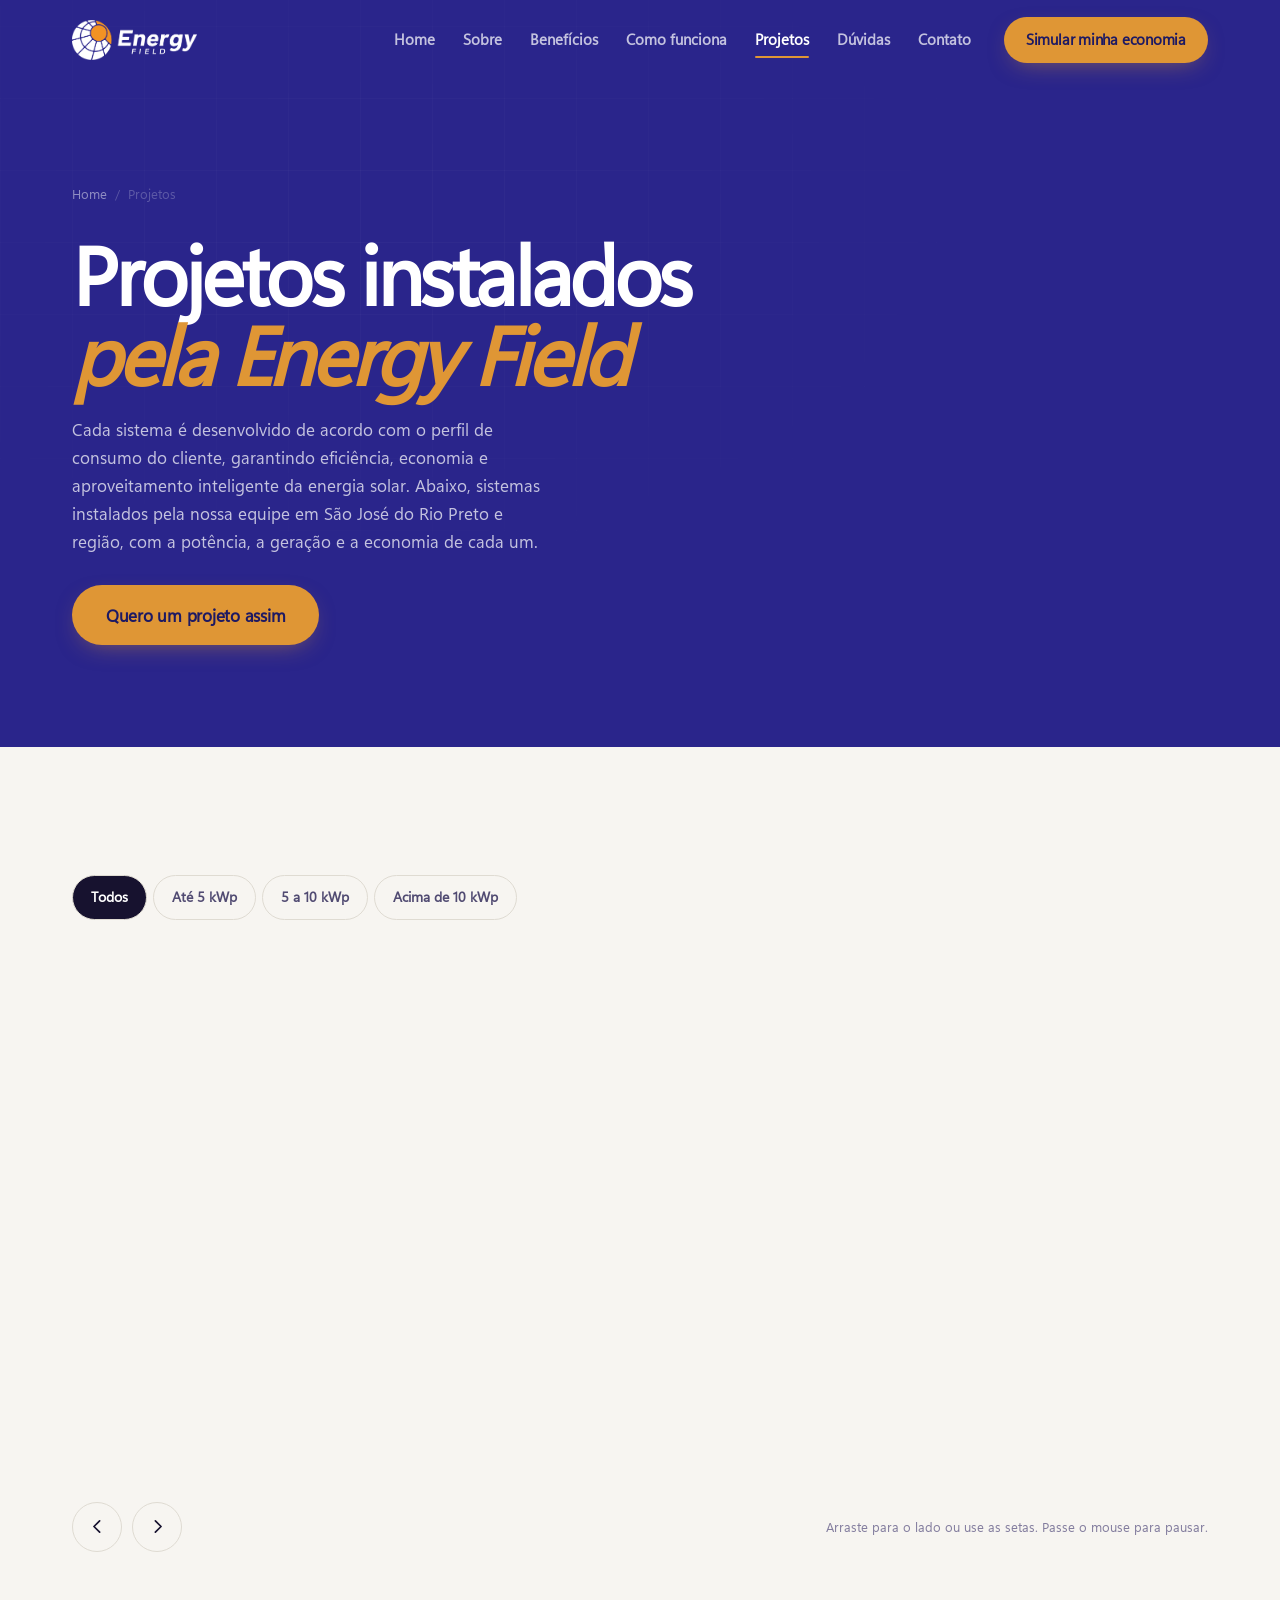
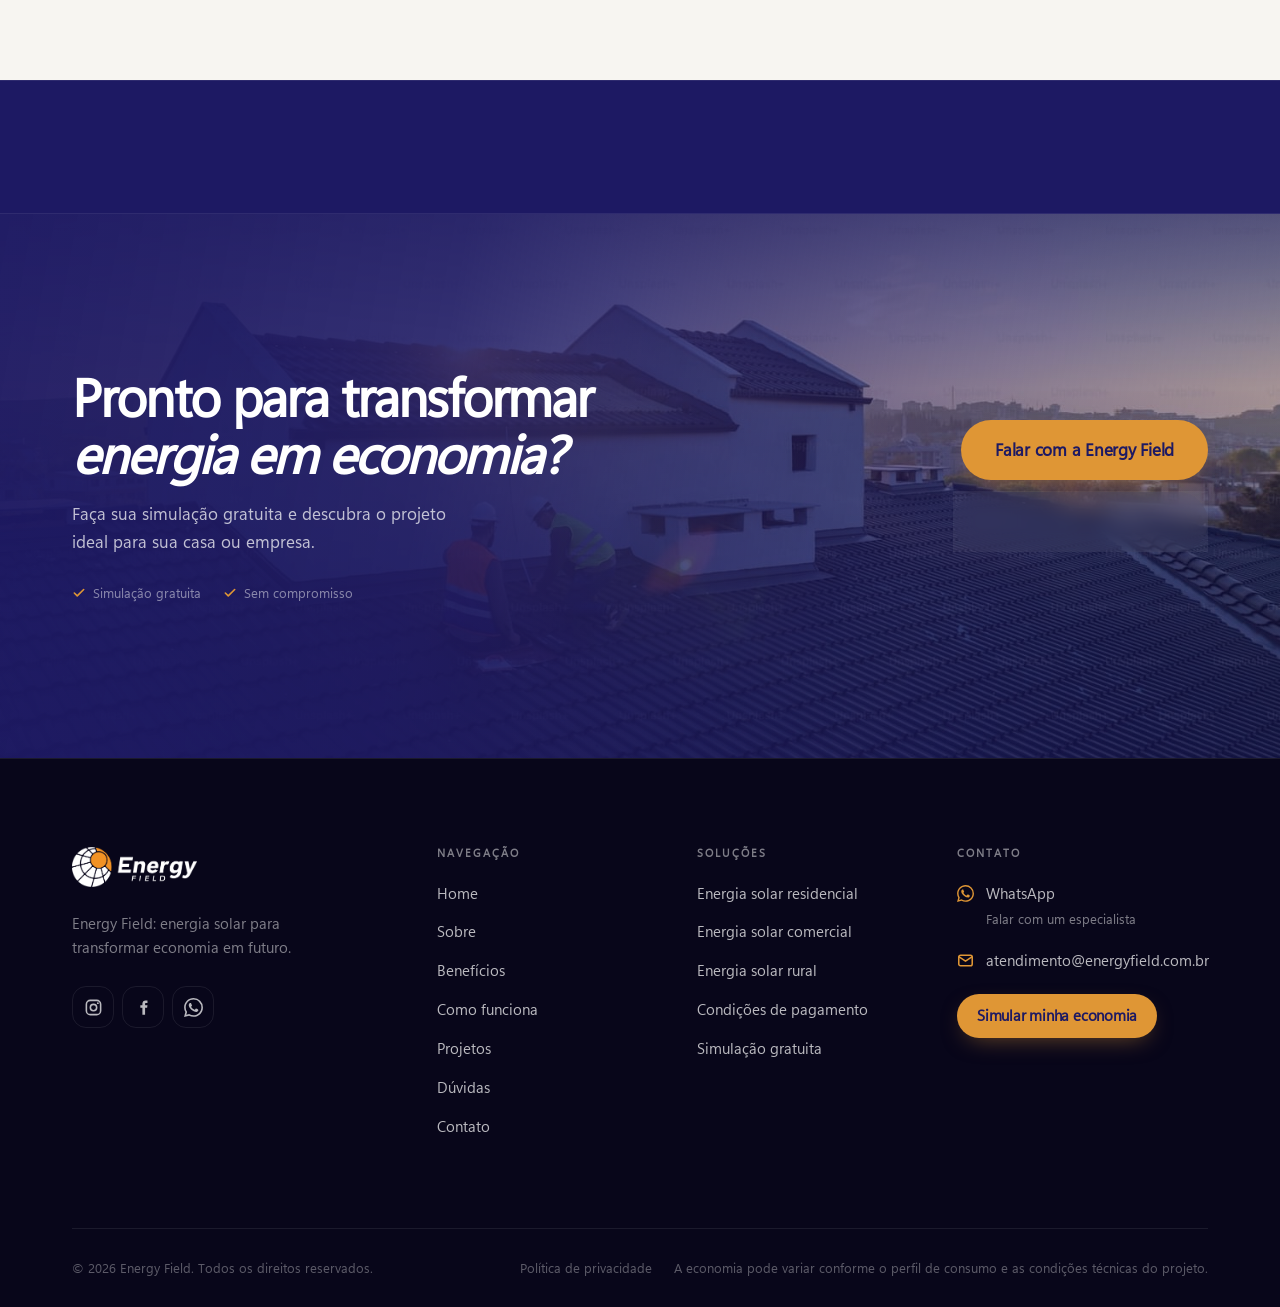
<file: docs/projetos.html>
<!DOCTYPE html>
<html lang="pt-BR">
<head>
<meta charset="UTF-8">
<meta name="viewport" content="width=device-width, initial-scale=1">
<title>Projetos de energia solar | Energy Field</title>
<meta name="description" content="Sistemas de energia solar instalados pela Energy Field em São José do Rio Preto, Mirassol, Monte Aprazível, Cardoso e região. Veja potência, geração mensal e economia anual de cada projeto.">
<meta name="theme-color" content="#2a258b">
<meta name="robots" content="index, follow">
<link rel="canonical" href="https://www.energyfield.com.br/projetos.html">

<meta property="og:type" content="website">
<meta property="og:locale" content="pt_BR">
<meta property="og:site_name" content="Energy Field">
<meta property="og:title" content="Projetos instalados pela Energy Field">
<meta property="og:description" content="Cada sistema é desenvolvido de acordo com o perfil de consumo do cliente, garantindo eficiência, economia e aproveitamento inteligente da energia solar.">
<meta property="og:image" content="assets/img/projetos/15-supermercado-sales.jpg">
<meta name="twitter:card" content="summary_large_image">

<link rel="icon" type="image/png" href="assets/img/favicon.png">
<link rel="preload" href="fonts/SegoeUIVariable.woff2" as="font" type="font/woff2" crossorigin>
<link rel="stylesheet" href="assets/css/style.css">
</head>
<body>

<header class="header">
  <div class="header__inner">
    <a class="logo" href="index.html" aria-label="Energy Field, página inicial">
      <img class="logo__on-dark" src="assets/img/logotipo-branco.png" width="622" height="198" alt="Energy Field">
      <img class="logo__alt" src="assets/img/logotipo-azul.png" width="622" height="198" alt="" aria-hidden="true">
    </a>

    <nav class="nav" aria-label="Navegação principal">
      <ul class="nav__list">
        <li><a class="nav__link" href="index.html#home">Home</a></li>
        <li><a class="nav__link" href="sobre.html">Sobre</a></li>
        <li><a class="nav__link" href="index.html#beneficios">Benefícios</a></li>
        <li><a class="nav__link" href="index.html#como-funciona">Como funciona</a></li>
        <li><a class="nav__link is-active" href="projetos.html">Projetos</a></li>
        <li><a class="nav__link" href="faq.html">Dúvidas</a></li>
        <li><a class="nav__link" href="index.html#simulador">Contato</a></li>
      </ul>
    </nav>

    <div class="header__cta">
      <a class="btn" href="index.html#simulador">Simular minha economia</a>
    </div>

    <button class="burger" type="button" aria-label="Abrir menu" aria-expanded="false" aria-controls="menu-mobile">
      <span class="burger__box"><i></i><i></i><i></i></span>
    </button>
  </div>
</header>

<div class="mobile-nav" id="menu-mobile">
  <div></div>
  <div class="mobile-nav__body">
    <ul class="mobile-nav__list">
      <li><a href="index.html#home">Home <span>→</span></a></li>
      <li><a href="sobre.html">Sobre <span>→</span></a></li>
      <li><a href="index.html#beneficios">Benefícios <span>→</span></a></li>
      <li><a href="index.html#como-funciona">Como funciona <span>→</span></a></li>
      <li><a href="projetos.html">Projetos <span>→</span></a></li>
      <li><a href="faq.html">Dúvidas <span>→</span></a></li>
      <li><a href="index.html#simulador">Contato <span>→</span></a></li>
    </ul>
    <div class="mobile-nav__foot">
      <a class="btn btn--block" href="index.html#simulador">Simular minha economia</a>
      <a class="btn btn--ghost btn--block" data-wa href="#" target="_blank" rel="noopener">Falar com um especialista</a>
    </div>
  </div>
</div>

<main>

<section class="page-hero">
  <div class="wrap">
    <nav class="crumbs" aria-label="Você está aqui">
      <a href="index.html">Home</a><span>/</span><span>Projetos</span>
    </nav>
    <h1 class="h-display">Projetos instalados <span class="accent-i t-orange">pela Energy Field</span></h1>
    <p class="lead">
      Cada sistema é desenvolvido de acordo com o perfil de consumo do cliente, garantindo eficiência,
      economia e aproveitamento inteligente da energia solar. Abaixo, sistemas instalados pela nossa
      equipe em São José do Rio Preto e região, com a potência, a geração e a economia de cada um.
    </p>
    <div class="btn-row mt-3">
      <a class="btn btn--lg" href="index.html#simulador">Quero um projeto assim</a>
    </div>
  </div>
</section>

<section class="section section--light">
  <div class="wrap">

    <div class="filters" data-anim>
      <button class="filter is-active" type="button" data-filter="todos">Todos</button>
      <button class="filter" type="button" data-filter="ate5">Até 5 kWp</button>
      <button class="filter" type="button" data-filter="ate10">5 a 10 kWp</button>
      <button class="filter" type="button" data-filter="acima10">Acima de 10 kWp</button>
    </div>

  </div>

  <div class="fita" id="fita-projetos" data-fita="auto" data-anim>
    <div class="fita__pista">

      <article class="proj" data-cat="acima10">
        <div class="proj__media">
          <img src="assets/img/projetos/01-clinica-medica.jpg" loading="lazy" width="1200" height="1298"
               alt="Sistema fotovoltaico instalado pela Energy Field em Clínica Médica – Centro, Monte Aprazível">
          <span class="proj__tag">Comercial</span>
          <span class="proj__kwp">15,40 kWp</span>
        </div>
        <div class="proj__body">
          <h3>Clínica Médica – Centro</h3>
          <p class="proj__local">Monte Aprazível</p>
          <dl class="proj__dados">
            <div><dt>Sistema</dt><dd>28 placas de 550W</dd></div>
            <div><dt>Geração</dt><dd>1896 kWh/mês</dd></div>
            <div class="is-eco"><dt>Economia por ano</dt><dd>R$ 20.022,27</dd></div>
          </dl>
        </div>
      </article>

      <article class="proj" data-cat="acima10">
        <div class="proj__media">
          <img src="assets/img/projetos/02-condominio-terra-vista.jpg" loading="lazy" width="1200" height="1298"
               alt="Sistema fotovoltaico instalado pela Energy Field em Condomínio Terra Vista, Mirassol">
          <span class="proj__tag">Residencial</span>
          <span class="proj__kwp">11,00 kWp</span>
        </div>
        <div class="proj__body">
          <h3>Condomínio Terra Vista</h3>
          <p class="proj__local">Mirassol</p>
          <dl class="proj__dados">
            <div><dt>Sistema</dt><dd>20 placas de 550W</dd></div>
            <div><dt>Geração</dt><dd>1354 kWh/mês</dd></div>
            <div class="is-eco"><dt>Economia por ano</dt><dd>R$ 14.301,62</dd></div>
          </dl>
        </div>
      </article>

      <article class="proj" data-cat="ate10">
        <div class="proj__media">
          <img src="assets/img/projetos/03-village-damha-1.jpg" loading="lazy" width="1200" height="1298"
               alt="Sistema fotovoltaico instalado pela Energy Field em Village Damha 1, São José do Rio Preto">
          <span class="proj__tag">Residencial</span>
          <span class="proj__kwp">5,50 kWp</span>
        </div>
        <div class="proj__body">
          <h3>Village Damha 1</h3>
          <p class="proj__local">São José do Rio Preto</p>
          <dl class="proj__dados">
            <div><dt>Sistema</dt><dd>10 placas de 550W</dd></div>
            <div><dt>Geração</dt><dd>677 kWh/mês</dd></div>
            <div class="is-eco"><dt>Economia por ano</dt><dd>R$ 7.150,81</dd></div>
          </dl>
        </div>
      </article>

      <article class="proj" data-cat="ate10">
        <div class="proj__media">
          <img src="assets/img/projetos/04-village-damha-2.jpg" loading="lazy" width="1200" height="1298"
               alt="Sistema fotovoltaico instalado pela Energy Field em Village Damha 2, São José do Rio Preto">
          <span class="proj__tag">Residencial</span>
          <span class="proj__kwp">5,50 kWp</span>
        </div>
        <div class="proj__body">
          <h3>Village Damha 2</h3>
          <p class="proj__local">São José do Rio Preto</p>
          <dl class="proj__dados">
            <div><dt>Sistema</dt><dd>10 placas de 550W</dd></div>
            <div><dt>Geração</dt><dd>677 kWh/mês</dd></div>
            <div class="is-eco"><dt>Economia por ano</dt><dd>R$ 7.150,81</dd></div>
          </dl>
        </div>
      </article>

      <article class="proj" data-cat="ate10">
        <div class="proj__media">
          <img src="assets/img/projetos/05-condominio-jardins-de-athenas.jpg" loading="lazy" width="1200" height="1298"
               alt="Sistema fotovoltaico instalado pela Energy Field em Condomínio Jardins de Athenas, São José do Rio Preto">
          <span class="proj__tag">Residencial</span>
          <span class="proj__kwp">5,06 kWp</span>
        </div>
        <div class="proj__body">
          <h3>Condomínio Jardins de Athenas</h3>
          <p class="proj__local">São José do Rio Preto</p>
          <dl class="proj__dados">
            <div><dt>Sistema</dt><dd>11 placas de 460W</dd></div>
            <div><dt>Geração</dt><dd>622 kWh/mês</dd></div>
            <div class="is-eco"><dt>Economia por ano</dt><dd>R$ 6.578,75</dd></div>
          </dl>
        </div>
      </article>

      <article class="proj" data-cat="ate10">
        <div class="proj__media">
          <img src="assets/img/projetos/06-setparque-avenida-2.jpg" loading="lazy" width="1200" height="1298"
               alt="Sistema fotovoltaico instalado pela Energy Field em Setparque Avenida 2, São José do Rio Preto">
          <span class="proj__tag">Residencial</span>
          <span class="proj__kwp">5,06 kWp</span>
        </div>
        <div class="proj__body">
          <h3>Setparque Avenida 2</h3>
          <p class="proj__local">São José do Rio Preto</p>
          <dl class="proj__dados">
            <div><dt>Sistema</dt><dd>11 placas de 460W</dd></div>
            <div><dt>Geração</dt><dd>622 kWh/mês</dd></div>
            <div class="is-eco"><dt>Economia por ano</dt><dd>R$ 6.578,75</dd></div>
          </dl>
        </div>
      </article>

      <article class="proj" data-cat="ate10">
        <div class="proj__media">
          <img src="assets/img/projetos/07-parque-das-aroeiras.jpg" loading="lazy" width="1200" height="1298"
               alt="Sistema fotovoltaico instalado pela Energy Field em Parque das Aroeiras, São José do Rio Preto">
          <span class="proj__tag">Residencial</span>
          <span class="proj__kwp">5,50 kWp</span>
        </div>
        <div class="proj__body">
          <h3>Parque das Aroeiras</h3>
          <p class="proj__local">São José do Rio Preto</p>
          <dl class="proj__dados">
            <div><dt>Sistema</dt><dd>10 placas de 550W</dd></div>
            <div><dt>Geração</dt><dd>677 kWh/mês</dd></div>
            <div class="is-eco"><dt>Economia por ano</dt><dd>R$ 7.150,81</dd></div>
          </dl>
        </div>
      </article>

      <article class="proj" data-cat="ate5">
        <div class="proj__media">
          <img src="assets/img/projetos/08-parque-da-liberdade-iv.jpg" loading="lazy" width="1200" height="1298"
               alt="Sistema fotovoltaico instalado pela Energy Field em Parque da liberdade IV, São José do Rio Preto">
          <span class="proj__tag">Residencial</span>
          <span class="proj__kwp">3,30 kWp</span>
        </div>
        <div class="proj__body">
          <h3>Parque da liberdade IV</h3>
          <p class="proj__local">São José do Rio Preto</p>
          <dl class="proj__dados">
            <div><dt>Sistema</dt><dd>6 placas de 550W</dd></div>
            <div><dt>Geração</dt><dd>406 kWh/mês</dd></div>
            <div class="is-eco"><dt>Economia por ano</dt><dd>R$ 4.287,36</dd></div>
          </dl>
        </div>
      </article>

      <article class="proj" data-cat="ate5">
        <div class="proj__media">
          <img src="assets/img/projetos/09-cardoso.jpg" loading="lazy" width="1200" height="1298"
               alt="Sistema fotovoltaico instalado pela Energy Field em Cardoso, SP">
          <span class="proj__tag">Residencial</span>
          <span class="proj__kwp">3,96 kWp</span>
        </div>
        <div class="proj__body">
          <h3>Cardoso</h3>
          <p class="proj__local">SP</p>
          <dl class="proj__dados">
            <div><dt>Sistema</dt><dd>6 placas de 660W</dd></div>
            <div><dt>Geração</dt><dd>488 kWh/mês</dd></div>
            <div class="is-eco"><dt>Economia por ano</dt><dd>R$ 5.153,28</dd></div>
          </dl>
        </div>
      </article>

      <article class="proj" data-cat="ate5">
        <div class="proj__media">
          <img src="assets/img/projetos/10-duas-vendas.jpg" loading="lazy" width="1200" height="1298"
               alt="Sistema fotovoltaico instalado pela Energy Field em Duas Vendas, São José do Rio Preto">
          <span class="proj__tag">Residencial</span>
          <span class="proj__kwp">4,40 kWp</span>
        </div>
        <div class="proj__body">
          <h3>Duas Vendas</h3>
          <p class="proj__local">São José do Rio Preto</p>
          <dl class="proj__dados">
            <div><dt>Sistema</dt><dd>8 placas de 550W</dd></div>
            <div><dt>Geração</dt><dd>541 kWh/mês</dd></div>
            <div class="is-eco"><dt>Economia por ano</dt><dd>R$ 5.712,96</dd></div>
          </dl>
        </div>
      </article>

      <article class="proj" data-cat="ate5">
        <div class="proj__media">
          <img src="assets/img/projetos/11-residencia.jpg" loading="lazy" width="1200" height="1298"
               alt="Sistema fotovoltaico instalado pela Energy Field em Residência, Monte Aprazível">
          <span class="proj__tag">Residencial</span>
          <span class="proj__kwp">4,40 kWp</span>
        </div>
        <div class="proj__body">
          <h3>Residência</h3>
          <p class="proj__local">Monte Aprazível</p>
          <dl class="proj__dados">
            <div><dt>Sistema</dt><dd>8 placas de 550W</dd></div>
            <div><dt>Geração</dt><dd>541 kWh/mês</dd></div>
            <div class="is-eco"><dt>Economia por ano</dt><dd>R$ 5.712,96</dd></div>
          </dl>
        </div>
      </article>

      <article class="proj" data-cat="ate10">
        <div class="proj__media">
          <img src="assets/img/projetos/12-cardoso.jpg" loading="lazy" width="1200" height="1298"
               alt="Sistema fotovoltaico instalado pela Energy Field em Cardoso, SP">
          <span class="proj__tag">Residencial</span>
          <span class="proj__kwp">5,36 kWp</span>
        </div>
        <div class="proj__body">
          <h3>Cardoso</h3>
          <p class="proj__local">SP</p>
          <dl class="proj__dados">
            <div><dt>Sistema</dt><dd>8 placas de 670W</dd></div>
            <div><dt>Geração</dt><dd>659 kWh/mês</dd></div>
            <div class="is-eco"><dt>Economia por ano</dt><dd>R$ 6.968,76</dd></div>
          </dl>
        </div>
      </article>

      <article class="proj" data-cat="ate10">
        <div class="proj__media">
          <img src="assets/img/projetos/13-jardim-municipal.jpg" loading="lazy" width="1200" height="1298"
               alt="Sistema fotovoltaico instalado pela Energy Field em Jardim Municipal, São José do Rio Preto">
          <span class="proj__tag">Residencial</span>
          <span class="proj__kwp">7,84 kWp</span>
        </div>
        <div class="proj__body">
          <h3>Jardim Municipal</h3>
          <p class="proj__local">São José do Rio Preto</p>
          <dl class="proj__dados">
            <div><dt>Sistema</dt><dd>14 placas de 560W</dd></div>
            <div><dt>Geração</dt><dd>965 kWh/mês</dd></div>
            <div class="is-eco"><dt>Economia por ano</dt><dd>R$ 10.193,04</dd></div>
          </dl>
        </div>
      </article>

      <article class="proj" data-cat="ate10">
        <div class="proj__media">
          <img src="assets/img/projetos/14-miravista.jpg" loading="lazy" width="1200" height="1298"
               alt="Sistema fotovoltaico instalado pela Energy Field em Miravista, Mirassol">
          <span class="proj__tag">Residencial</span>
          <span class="proj__kwp">5,36 kWp</span>
        </div>
        <div class="proj__body">
          <h3>Miravista</h3>
          <p class="proj__local">Mirassol</p>
          <dl class="proj__dados">
            <div><dt>Sistema</dt><dd>8 placas de 670W</dd></div>
            <div><dt>Geração</dt><dd>659 kWh/mês</dd></div>
            <div class="is-eco"><dt>Economia por ano</dt><dd>R$ 6.968,76</dd></div>
          </dl>
        </div>
      </article>

      <article class="proj" data-cat="acima10">
        <div class="proj__media">
          <img src="assets/img/projetos/15-supermercado-sales.jpg" loading="lazy" width="1200" height="1298"
               alt="Sistema fotovoltaico instalado pela Energy Field em Supermercado Sales, São José do Rio Preto">
          <span class="proj__tag">Comercial</span>
          <span class="proj__kwp">26,02 kWp</span>
        </div>
        <div class="proj__body">
          <h3>Supermercado Sales</h3>
          <p class="proj__local">São José do Rio Preto</p>
          <dl class="proj__dados">
            <div><dt>Sistema</dt><dd>43 placas de 605W</dd></div>
            <div><dt>Geração</dt><dd>3.202 kWh/mês</dd></div>
            <div class="is-eco"><dt>Economia por ano</dt><dd>R$ 33.813,12</dd></div>
          </dl>
        </div>
      </article>

      <article class="proj" data-cat="ate5">
        <div class="proj__media">
          <img src="assets/img/projetos/16-parque-industrial.jpg" loading="lazy" width="1200" height="1298"
               alt="Sistema fotovoltaico instalado pela Energy Field em Parque Industrial, São José do Rio Preto">
          <span class="proj__tag">Residencial</span>
          <span class="proj__kwp">4,40 kWp</span>
        </div>
        <div class="proj__body">
          <h3>Parque Industrial</h3>
          <p class="proj__local">São José do Rio Preto</p>
          <dl class="proj__dados">
            <div><dt>Sistema</dt><dd>8 placas de 550W</dd></div>
            <div><dt>Geração</dt><dd>541 kWh/mês</dd></div>
            <div class="is-eco"><dt>Economia por ano</dt><dd>R$ 5.712,96</dd></div>
          </dl>
        </div>
      </article>

      <article class="proj" data-cat="ate5">
        <div class="proj__media">
          <img src="assets/img/projetos/17-jardins-de-athenas.jpg" loading="lazy" width="1200" height="1298"
               alt="Sistema fotovoltaico instalado pela Energy Field em Jardins de Athenas, São José do Rio Preto">
          <span class="proj__tag">Residencial</span>
          <span class="proj__kwp">3,30 kWp</span>
        </div>
        <div class="proj__body">
          <h3>Jardins de Athenas</h3>
          <p class="proj__local">São José do Rio Preto</p>
          <dl class="proj__dados">
            <div><dt>Sistema</dt><dd>6 placas de 550W</dd></div>
            <div><dt>Geração</dt><dd>406 kWh/mês</dd></div>
            <div class="is-eco"><dt>Economia por ano</dt><dd>R$ 4.287,36</dd></div>
          </dl>
        </div>
      </article>

      <article class="proj" data-cat="ate5">
        <div class="proj__media">
          <img src="assets/img/projetos/18-duas-vendas.jpg" loading="lazy" width="1200" height="1298"
               alt="Sistema fotovoltaico instalado pela Energy Field em Duas Vendas, São José do Rio Preto">
          <span class="proj__tag">Residencial</span>
          <span class="proj__kwp">4,40 kWp</span>
        </div>
        <div class="proj__body">
          <h3>Duas Vendas</h3>
          <p class="proj__local">São José do Rio Preto</p>
          <dl class="proj__dados">
            <div><dt>Sistema</dt><dd>8 placas de 550W</dd></div>
            <div><dt>Geração</dt><dd>541 kWh/mês</dd></div>
            <div class="is-eco"><dt>Economia por ano</dt><dd>R$ 5.712,96</dd></div>
          </dl>
        </div>
      </article>

      <article class="proj" data-cat="ate10">
        <div class="proj__media">
          <img src="assets/img/projetos/19-vila-elvira.jpg" loading="lazy" width="1200" height="1298"
               alt="Sistema fotovoltaico instalado pela Energy Field em Vila Elvira, São José do Rio Preto">
          <span class="proj__tag">Residencial</span>
          <span class="proj__kwp">5,04 kWp</span>
        </div>
        <div class="proj__body">
          <h3>Vila Elvira</h3>
          <p class="proj__local">São José do Rio Preto</p>
          <dl class="proj__dados">
            <div><dt>Sistema</dt><dd>9 placas de 560W</dd></div>
            <div><dt>Geração</dt><dd>620 kWh/mês</dd></div>
            <div class="is-eco"><dt>Economia por ano</dt><dd>R$ 6.552,74</dd></div>
          </dl>
        </div>
      </article>

      <article class="proj" data-cat="ate10">
        <div class="proj__media">
          <img src="assets/img/projetos/20-villagio-sao-judas.jpg" loading="lazy" width="1200" height="1298"
               alt="Sistema fotovoltaico instalado pela Energy Field em Villagio São Judas, São José do Rio Preto">
          <span class="proj__tag">Residencial</span>
          <span class="proj__kwp">5,04 kWp</span>
        </div>
        <div class="proj__body">
          <h3>Villagio São Judas</h3>
          <p class="proj__local">São José do Rio Preto</p>
          <dl class="proj__dados">
            <div><dt>Sistema</dt><dd>9 placas de 560W</dd></div>
            <div><dt>Geração</dt><dd>620 kWh/mês</dd></div>
            <div class="is-eco"><dt>Economia por ano</dt><dd>R$ 6.552,74</dd></div>
          </dl>
        </div>
      </article>

      <article class="proj" data-cat="ate5">
        <div class="proj__media">
          <img src="assets/img/projetos/21-parque-da-liberdade-iv.jpg" loading="lazy" width="1200" height="1298"
               alt="Sistema fotovoltaico instalado pela Energy Field em Parque da Liberdade IV, São José do Rio Preto">
          <span class="proj__tag">Residencial</span>
          <span class="proj__kwp">2,66 kWp</span>
        </div>
        <div class="proj__body">
          <h3>Parque da Liberdade IV</h3>
          <p class="proj__local">São José do Rio Preto</p>
          <dl class="proj__dados">
            <div><dt>Sistema</dt><dd>4 placas de 665W</dd></div>
            <div><dt>Geração</dt><dd>327 kWh/mês</dd></div>
            <div class="is-eco"><dt>Economia por ano</dt><dd>R$ 3.458,28</dd></div>
          </dl>
        </div>
      </article>

      <article class="proj" data-cat="ate10">
        <div class="proj__media">
          <img src="assets/img/projetos/22-village-damha-3.jpg" loading="lazy" width="1200" height="1298"
               alt="Sistema fotovoltaico instalado pela Energy Field em Village Damha 3, São José do Rio Preto">
          <span class="proj__tag">Residencial</span>
          <span class="proj__kwp">5,04 kWp</span>
        </div>
        <div class="proj__body">
          <h3>Village Damha 3</h3>
          <p class="proj__local">São José do Rio Preto</p>
          <dl class="proj__dados">
            <div><dt>Sistema</dt><dd>9 placas de 560W</dd></div>
            <div><dt>Geração</dt><dd>620 kWh/mês</dd></div>
            <div class="is-eco"><dt>Economia por ano</dt><dd>R$ 6.552,74</dd></div>
          </dl>
        </div>
      </article>

      <article class="proj" data-cat="ate5">
        <div class="proj__media">
          <img src="assets/img/projetos/23-cecap.jpg" loading="lazy" width="1200" height="1298"
               alt="Sistema fotovoltaico instalado pela Energy Field em Cecap, São José do Rio Preto">
          <span class="proj__tag">Residencial</span>
          <span class="proj__kwp">4,44 kWp</span>
        </div>
        <div class="proj__body">
          <h3>Cecap</h3>
          <p class="proj__local">São José do Rio Preto</p>
          <dl class="proj__dados">
            <div><dt>Sistema</dt><dd>8 placas de 555W</dd></div>
            <div><dt>Geração</dt><dd>545 kWh/mês</dd></div>
            <div class="is-eco"><dt>Economia por ano</dt><dd>R$ 5.820,60</dd></div>
          </dl>
        </div>
      </article>

      <article class="proj" data-cat="ate10">
        <div class="proj__media">
          <img src="assets/img/projetos/24-condominio-maria-julia.jpg" loading="lazy" width="1200" height="1298"
               alt="Sistema fotovoltaico instalado pela Energy Field em Condomínio Maria Julia, São José do Rio Preto">
          <span class="proj__tag">Residencial</span>
          <span class="proj__kwp">8,80 kWp</span>
        </div>
        <div class="proj__body">
          <h3>Condomínio Maria Julia</h3>
          <p class="proj__local">São José do Rio Preto</p>
          <dl class="proj__dados">
            <div><dt>Sistema</dt><dd>16 placas de 550W</dd></div>
            <div><dt>Geração</dt><dd>1082,40 kWh/mês</dd></div>
            <div class="is-eco"><dt>Economia por ano</dt><dd>R$ 11.560,03</dd></div>
          </dl>
        </div>
      </article>

      <article class="proj" data-cat="ate10">
        <div class="proj__media">
          <img src="assets/img/projetos/25-estancia-sao-marcos.jpg" loading="lazy" width="1200" height="1298"
               alt="Sistema fotovoltaico instalado pela Energy Field em Estância São Marcos, São José do Rio Preto">
          <span class="proj__tag">Residencial</span>
          <span class="proj__kwp">5,50 kWp</span>
        </div>
        <div class="proj__body">
          <h3>Estância São Marcos</h3>
          <p class="proj__local">São José do Rio Preto</p>
          <dl class="proj__dados">
            <div><dt>Sistema</dt><dd>10 placas de 550W</dd></div>
            <div><dt>Geração</dt><dd>676 kWh/mês</dd></div>
            <div class="is-eco"><dt>Economia por ano</dt><dd>R$ 7225,02</dd></div>
          </dl>
        </div>
      </article>

      <article class="proj" data-cat="ate10">
        <div class="proj__media">
          <img src="assets/img/projetos/26-condominio-maria-julia.jpg" loading="lazy" width="1200" height="1298"
               alt="Sistema fotovoltaico instalado pela Energy Field em Condomínio Maria Julia, São José do Rio Preto">
          <span class="proj__tag">Residencial</span>
          <span class="proj__kwp">5,75 kWp</span>
        </div>
        <div class="proj__body">
          <h3>Condomínio Maria Julia</h3>
          <p class="proj__local">São José do Rio Preto</p>
          <dl class="proj__dados">
            <div><dt>Sistema</dt><dd>10 placas de 575W</dd></div>
            <div><dt>Geração</dt><dd>707 kWh/mês</dd></div>
            <div class="is-eco"><dt>Economia por ano</dt><dd>R$ 7553,43</dd></div>
          </dl>
        </div>
      </article>

      <article class="proj" data-cat="ate10">
        <div class="proj__media">
          <img src="assets/img/projetos/27-mirassolandia.jpg" loading="lazy" width="1200" height="1298"
               alt="Sistema fotovoltaico instalado pela Energy Field em Mirassolândia, SP">
          <span class="proj__tag">Residencial</span>
          <span class="proj__kwp">5,50 kWp</span>
        </div>
        <div class="proj__body">
          <h3>Mirassolândia</h3>
          <p class="proj__local">SP</p>
          <dl class="proj__dados">
            <div><dt>Sistema</dt><dd>10 placas de 550W</dd></div>
            <div><dt>Geração</dt><dd>676 kWh/mês</dd></div>
            <div class="is-eco"><dt>Economia por ano</dt><dd>R$ 7.225,02</dd></div>
          </dl>
        </div>
      </article>
    </div>
  </div>

  <div class="wrap">
    <div class="fita-controle" data-anim>
      <div class="fita-setas">
        <button class="fita-seta" type="button" data-fita-nav="prev" data-alvo="fita-projetos"
                aria-controls="fita-projetos" aria-label="Ver projeto anterior">
          <svg viewBox="0 0 24 24" aria-hidden="true" focusable="false">
            <path d="M15 4l-8 8 8 8" fill="none" stroke="currentColor" stroke-width="2.4"
                  stroke-linecap="round" stroke-linejoin="round"/>
          </svg>
        </button>
        <button class="fita-seta" type="button" data-fita-nav="next" data-alvo="fita-projetos"
                aria-controls="fita-projetos" aria-label="Ver próximo projeto">
          <svg viewBox="0 0 24 24" aria-hidden="true" focusable="false">
            <path d="M9 4l8 8-8 8" fill="none" stroke="currentColor" stroke-width="2.4"
                  stroke-linecap="round" stroke-linejoin="round"/>
          </svg>
        </button>
      </div>
      <p class="tiny">Arraste para o lado ou use as setas. Passe o mouse para pausar.</p>
    </div>


  </div>
</section>

<!-- FAIXA -->
<section class="ribbon">
  <div class="wrap ribbon__inner">
    <p data-anim="left">Quer um projeto dimensionado para o seu consumo? A simulação é gratuita e sem compromisso.</p>
    <a class="btn btn--white" href="index.html#simulador" data-anim="right">Simular agora</a>
  </div>
</section>

<!-- CTA FINAL -->
<section class="section cta-final">
  <div class="cta-final__media">
    <img src="assets/img/casa-fim-de-tarde.jpg" loading="lazy" width="1500" height="1000" alt="">
  </div>

  <div class="wrap">
    <div class="cta-final__box" data-anim>
      <div>
        <h2 class="h1">Pronto para transformar <span class="accent-i">energia em economia?</span></h2>
        <p class="lead">Faça sua simulação gratuita e descubra o projeto ideal para sua casa ou empresa.</p>
        <ul class="cta-final__micro">
          <li>
            <svg width="14" height="14" viewBox="0 0 24 24" fill="none" stroke="currentColor" stroke-width="2.8" stroke-linecap="round" stroke-linejoin="round"><path d="M20 6 9 17l-5-5"/></svg>
            Simulação gratuita
          </li>
          <li>
            <svg width="14" height="14" viewBox="0 0 24 24" fill="none" stroke="currentColor" stroke-width="2.8" stroke-linecap="round" stroke-linejoin="round"><path d="M20 6 9 17l-5-5"/></svg>
            Sem compromisso
          </li>
        </ul>
      </div>

      <div class="btn-row">
        <a class="btn btn--lg" data-wa href="#" target="_blank" rel="noopener">Falar com a Energy Field</a>
        <a class="btn btn--ghost btn--lg" href="index.html#simulador">Simular minha economia</a>
      </div>
    </div>
  
  </div>
</section>

</main>

<footer class="footer">
  <div class="wrap">
    <div class="footer__top">
      <div class="footer__brand">
        <a class="logo" href="index.html" aria-label="Energy Field">
          <img src="assets/img/logotipo-branco.png" width="622" height="198" alt="Energy Field">
        </a>
        <p>Energy Field: energia solar para transformar economia em futuro.</p>
        <div class="socials">
          <a href="#" aria-label="Instagram da Energy Field" target="_blank" rel="noopener">
            <svg width="19" height="19" viewBox="0 0 24 24" fill="none" stroke="currentColor" stroke-width="2" stroke-linecap="round"><rect x="3" y="3" width="18" height="18" rx="5"/><circle cx="12" cy="12" r="4"/><circle cx="17.5" cy="6.5" r="1.2" fill="currentColor" stroke="none"/></svg>
          </a>
          <a href="#" aria-label="Facebook da Energy Field" target="_blank" rel="noopener">
            <svg width="19" height="19" viewBox="0 0 24 24" fill="currentColor"><path d="M14 9V7.5c0-.8.2-1.2 1.4-1.2H17V3.2c-.3 0-1.3-.1-2.4-.1-2.4 0-4 1.5-4 4.2V9H8v3.4h2.6V21H14v-8.6h2.6l.4-3.4H14z"/></svg>
          </a>
          <a data-wa href="#" aria-label="WhatsApp da Energy Field" target="_blank" rel="noopener">
            <svg width="19" height="19" viewBox="0 0 24 24" fill="currentColor"><path d="M17.472 14.382c-.297-.149-1.758-.867-2.03-.967-.273-.099-.471-.148-.67.15-.197.297-.767.966-.94 1.164-.173.199-.347.223-.644.075-.297-.15-1.255-.463-2.39-1.475-.883-.788-1.48-1.761-1.653-2.059-.173-.297-.018-.458.13-.606.134-.133.298-.347.446-.52.149-.174.198-.298.298-.497.099-.198.05-.371-.025-.52-.075-.149-.669-1.612-.916-2.207-.242-.579-.487-.5-.669-.51-.173-.008-.371-.01-.57-.01-.198 0-.52.074-.792.372-.272.297-1.04 1.016-1.04 2.479 0 1.462 1.065 2.875 1.213 3.074.149.198 2.096 3.2 5.077 4.487.709.306 1.262.489 1.694.625.712.227 1.36.195 1.872.118.571-.085 1.758-.719 2.006-1.413.248-.694.248-1.289.173-1.413-.074-.124-.272-.198-.57-.347m-5.421 7.403h-.004a9.87 9.87 0 0 1-5.031-1.378l-.361-.214-3.741.982.998-3.648-.235-.374a9.86 9.86 0 0 1-1.51-5.26c.001-5.45 4.436-9.884 9.888-9.884 2.64 0 5.122 1.03 6.988 2.898a9.825 9.825 0 0 1 2.893 6.994c-.003 5.45-4.437 9.884-9.885 9.884m8.413-18.297A11.815 11.815 0 0 0 12.05 0C5.495 0 .16 5.335.157 11.892c0 2.096.547 4.142 1.588 5.945L.057 24l6.305-1.654a11.882 11.882 0 0 0 5.683 1.448h.005c6.554 0 11.89-5.335 11.893-11.893a11.821 11.821 0 0 0-3.48-8.413Z"/></svg>
          </a>
        </div>
      </div>

      <div>
        <h4>Navegação</h4>
        <nav class="footer__links" aria-label="Links rápidos">
          <a href="index.html#home">Home</a>
          <a href="sobre.html">Sobre</a>
          <a href="index.html#beneficios">Benefícios</a>
          <a href="index.html#como-funciona">Como funciona</a>
          <a href="projetos.html">Projetos</a>
          <a href="faq.html">Dúvidas</a>
          <a href="index.html#simulador">Contato</a>
        </nav>
      </div>

      <div>
        <h4>Soluções</h4>
        <nav class="footer__links" aria-label="Soluções">
          <a href="index.html#para-quem">Energia solar residencial</a>
          <a href="index.html#para-quem">Energia solar comercial</a>
          <a href="index.html#para-quem">Energia solar rural</a>
          <a href="index.html#condicoes">Condições de pagamento</a>
          <a href="index.html#simulador">Simulação gratuita</a>
        </nav>
      </div>

      <div>
        <h4>Contato</h4>
        <div class="footer__contact">
          <a data-wa href="#" target="_blank" rel="noopener">
            <svg width="17" height="17" viewBox="0 0 24 24" fill="currentColor"><path d="M17.472 14.382c-.297-.149-1.758-.867-2.03-.967-.273-.099-.471-.148-.67.15-.197.297-.767.966-.94 1.164-.173.199-.347.223-.644.075-.297-.15-1.255-.463-2.39-1.475-.883-.788-1.48-1.761-1.653-2.059-.173-.297-.018-.458.13-.606.134-.133.298-.347.446-.52.149-.174.198-.298.298-.497.099-.198.05-.371-.025-.52-.075-.149-.669-1.612-.916-2.207-.242-.579-.487-.5-.669-.51-.173-.008-.371-.01-.57-.01-.198 0-.52.074-.792.372-.272.297-1.04 1.016-1.04 2.479 0 1.462 1.065 2.875 1.213 3.074.149.198 2.096 3.2 5.077 4.487.709.306 1.262.489 1.694.625.712.227 1.36.195 1.872.118.571-.085 1.758-.719 2.006-1.413.248-.694.248-1.289.173-1.413-.074-.124-.272-.198-.57-.347m-5.421 7.403h-.004a9.87 9.87 0 0 1-5.031-1.378l-.361-.214-3.741.982.998-3.648-.235-.374a9.86 9.86 0 0 1-1.51-5.26c.001-5.45 4.436-9.884 9.888-9.884 2.64 0 5.122 1.03 6.988 2.898a9.825 9.825 0 0 1 2.893 6.994c-.003 5.45-4.437 9.884-9.885 9.884m8.413-18.297A11.815 11.815 0 0 0 12.05 0C5.495 0 .16 5.335.157 11.892c0 2.096.547 4.142 1.588 5.945L.057 24l6.305-1.654a11.882 11.882 0 0 0 5.683 1.448h.005c6.554 0 11.89-5.335 11.893-11.893a11.821 11.821 0 0 0-3.48-8.413Z"/></svg>
            <span>WhatsApp<br><small>Falar com um especialista</small></span>
          </a>
          <a href="mailto:atendimento@energyfield.com.br">
            <svg width="17" height="17" viewBox="0 0 24 24" fill="none" stroke="currentColor" stroke-width="2.2" stroke-linecap="round" stroke-linejoin="round"><rect x="2.5" y="4.5" width="19" height="15" rx="2.5"/><path d="m3 7 9 6 9-6"/></svg>
            <span>atendimento@energyfield.com.br</span>
          </a>
        </div>
        <a class="btn btn--sm mt-2" href="index.html#simulador">Simular minha economia</a>
      </div>
    </div>

    <div class="footer__bottom">
      <p>© <span data-year>2026</span> Energy Field. Todos os direitos reservados.</p>
      <div class="footer__legal">
        <a href="politica-de-privacidade.html">Política de privacidade</a>
        <span>A economia pode variar conforme o perfil de consumo e as condições técnicas do projeto.</span>
      </div>
    </div>
  </div>
</footer>

<a class="wa" data-wa href="#" target="_blank" rel="noopener" aria-label="Falar com especialista no WhatsApp">
  <svg width="26" height="26" viewBox="0 0 24 24" fill="currentColor"><path d="M17.472 14.382c-.297-.149-1.758-.867-2.03-.967-.273-.099-.471-.148-.67.15-.197.297-.767.966-.94 1.164-.173.199-.347.223-.644.075-.297-.15-1.255-.463-2.39-1.475-.883-.788-1.48-1.761-1.653-2.059-.173-.297-.018-.458.13-.606.134-.133.298-.347.446-.52.149-.174.198-.298.298-.497.099-.198.05-.371-.025-.52-.075-.149-.669-1.612-.916-2.207-.242-.579-.487-.5-.669-.51-.173-.008-.371-.01-.57-.01-.198 0-.52.074-.792.372-.272.297-1.04 1.016-1.04 2.479 0 1.462 1.065 2.875 1.213 3.074.149.198 2.096 3.2 5.077 4.487.709.306 1.262.489 1.694.625.712.227 1.36.195 1.872.118.571-.085 1.758-.719 2.006-1.413.248-.694.248-1.289.173-1.413-.074-.124-.272-.198-.57-.347m-5.421 7.403h-.004a9.87 9.87 0 0 1-5.031-1.378l-.361-.214-3.741.982.998-3.648-.235-.374a9.86 9.86 0 0 1-1.51-5.26c.001-5.45 4.436-9.884 9.888-9.884 2.64 0 5.122 1.03 6.988 2.898a9.825 9.825 0 0 1 2.893 6.994c-.003 5.45-4.437 9.884-9.885 9.884m8.413-18.297A11.815 11.815 0 0 0 12.05 0C5.495 0 .16 5.335.157 11.892c0 2.096.547 4.142 1.588 5.945L.057 24l6.305-1.654a11.882 11.882 0 0 0 5.683 1.448h.005c6.554 0 11.89-5.335 11.893-11.893a11.821 11.821 0 0 0-3.48-8.413Z"/></svg>
</a>

<button class="to-top" type="button" aria-label="Voltar ao topo">
  <svg width="18" height="18" viewBox="0 0 24 24" fill="none" stroke="currentColor" stroke-width="2.6" stroke-linecap="round" stroke-linejoin="round"><path d="M12 19V5M5 12l7-7 7 7"/></svg>
</button>

<script src="assets/js/main.js"></script>
</body>
</html>
</file>
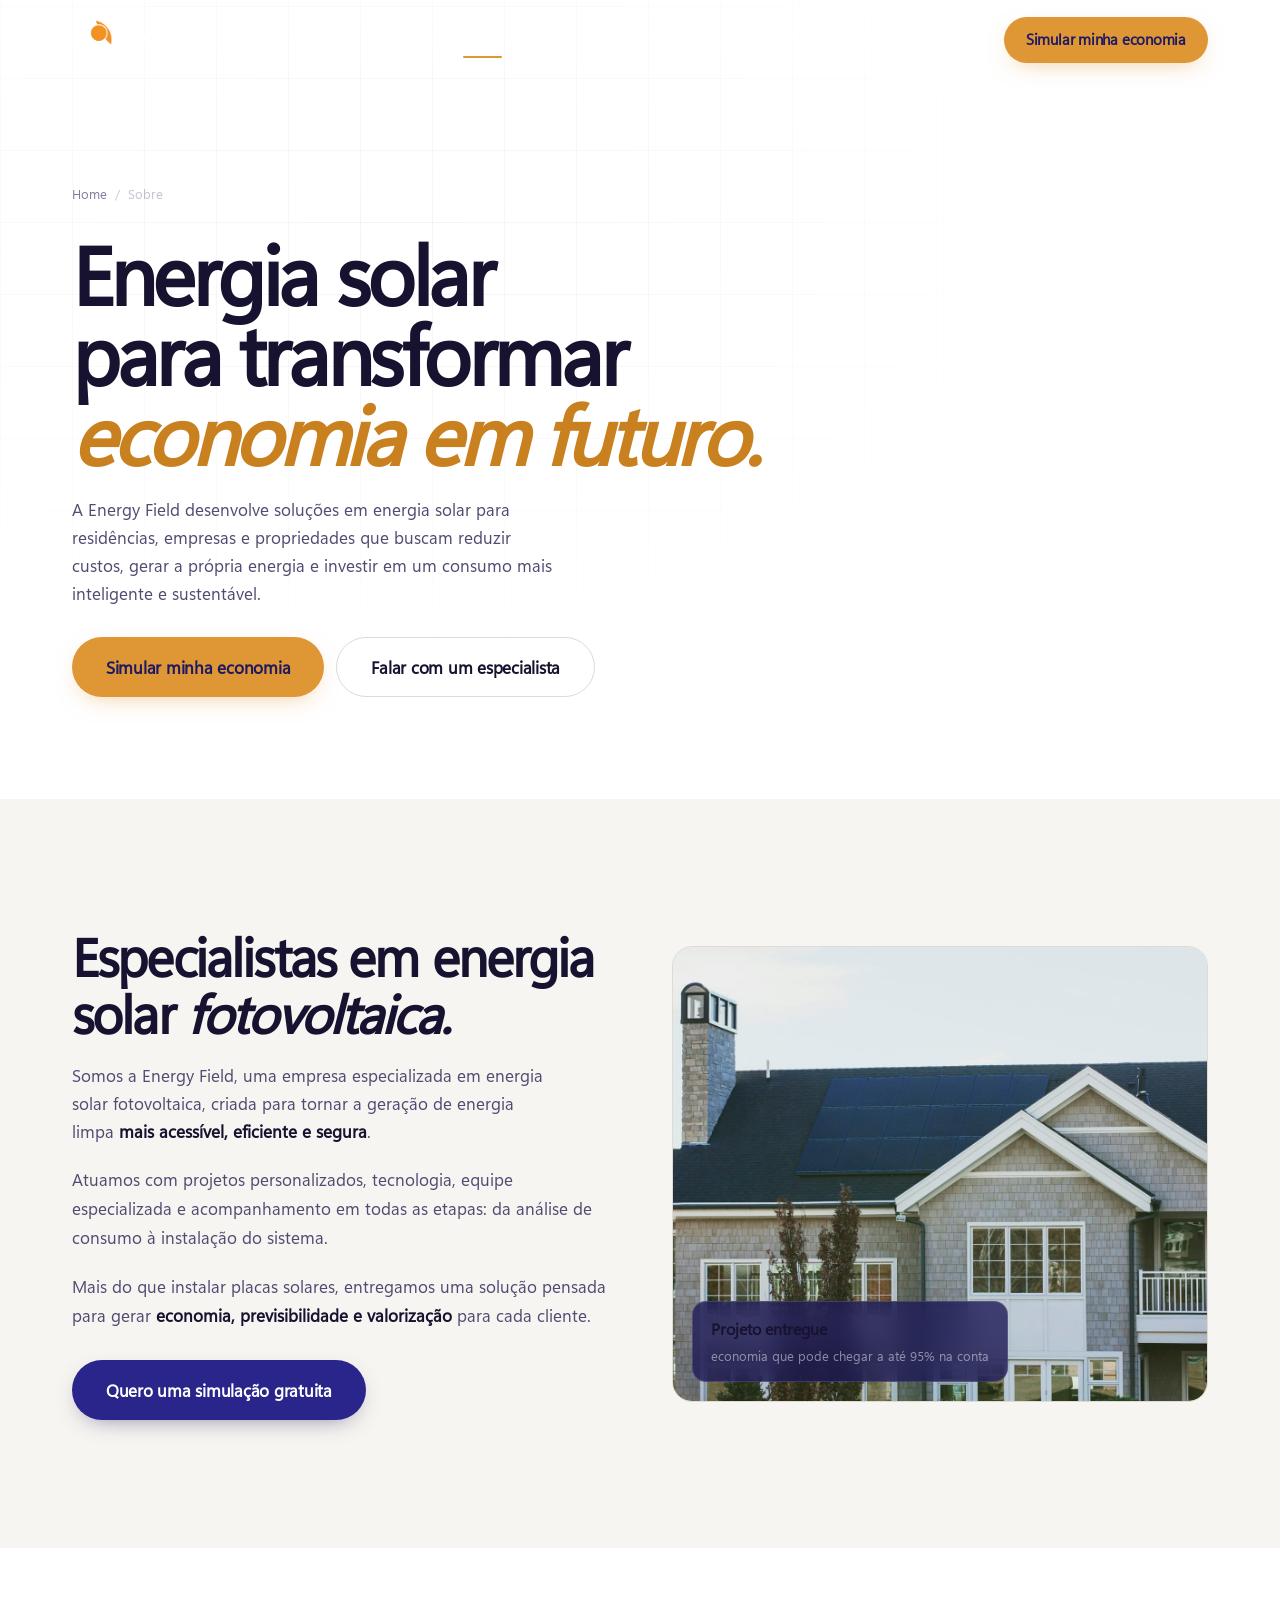
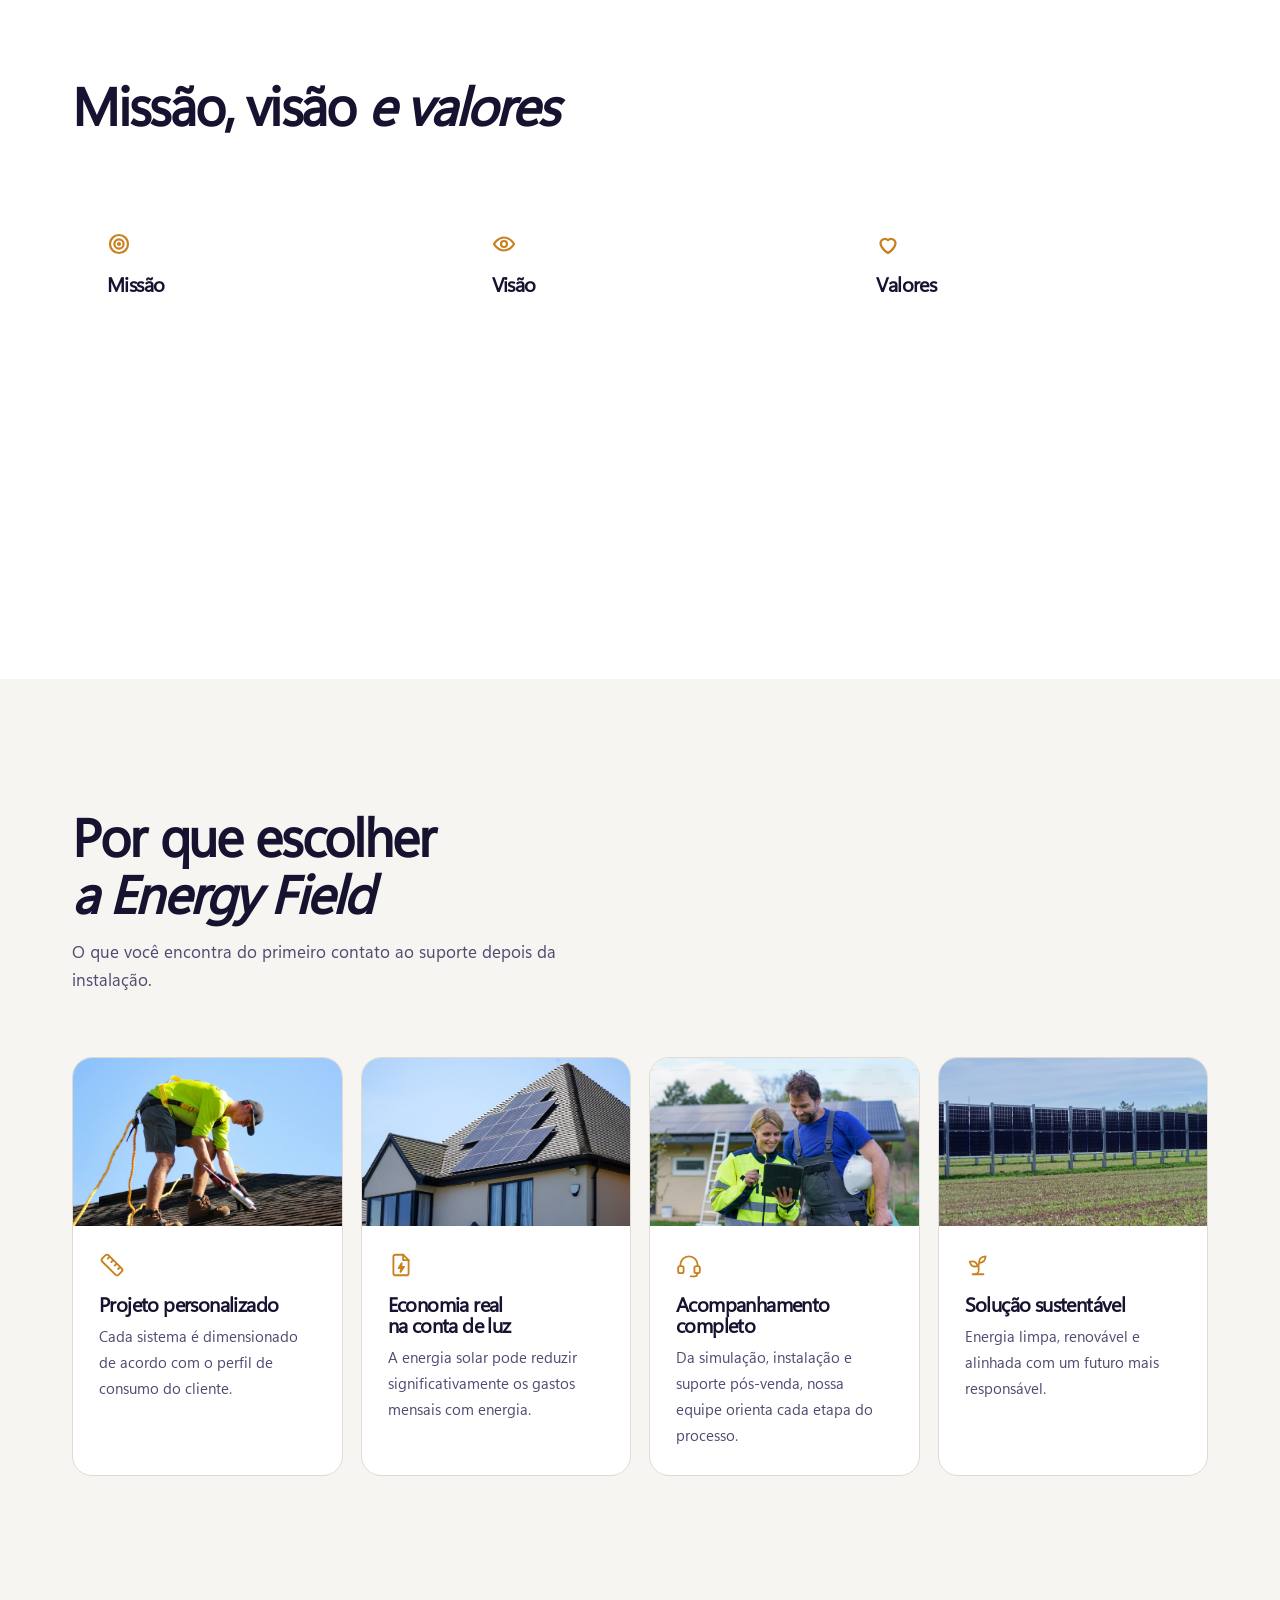
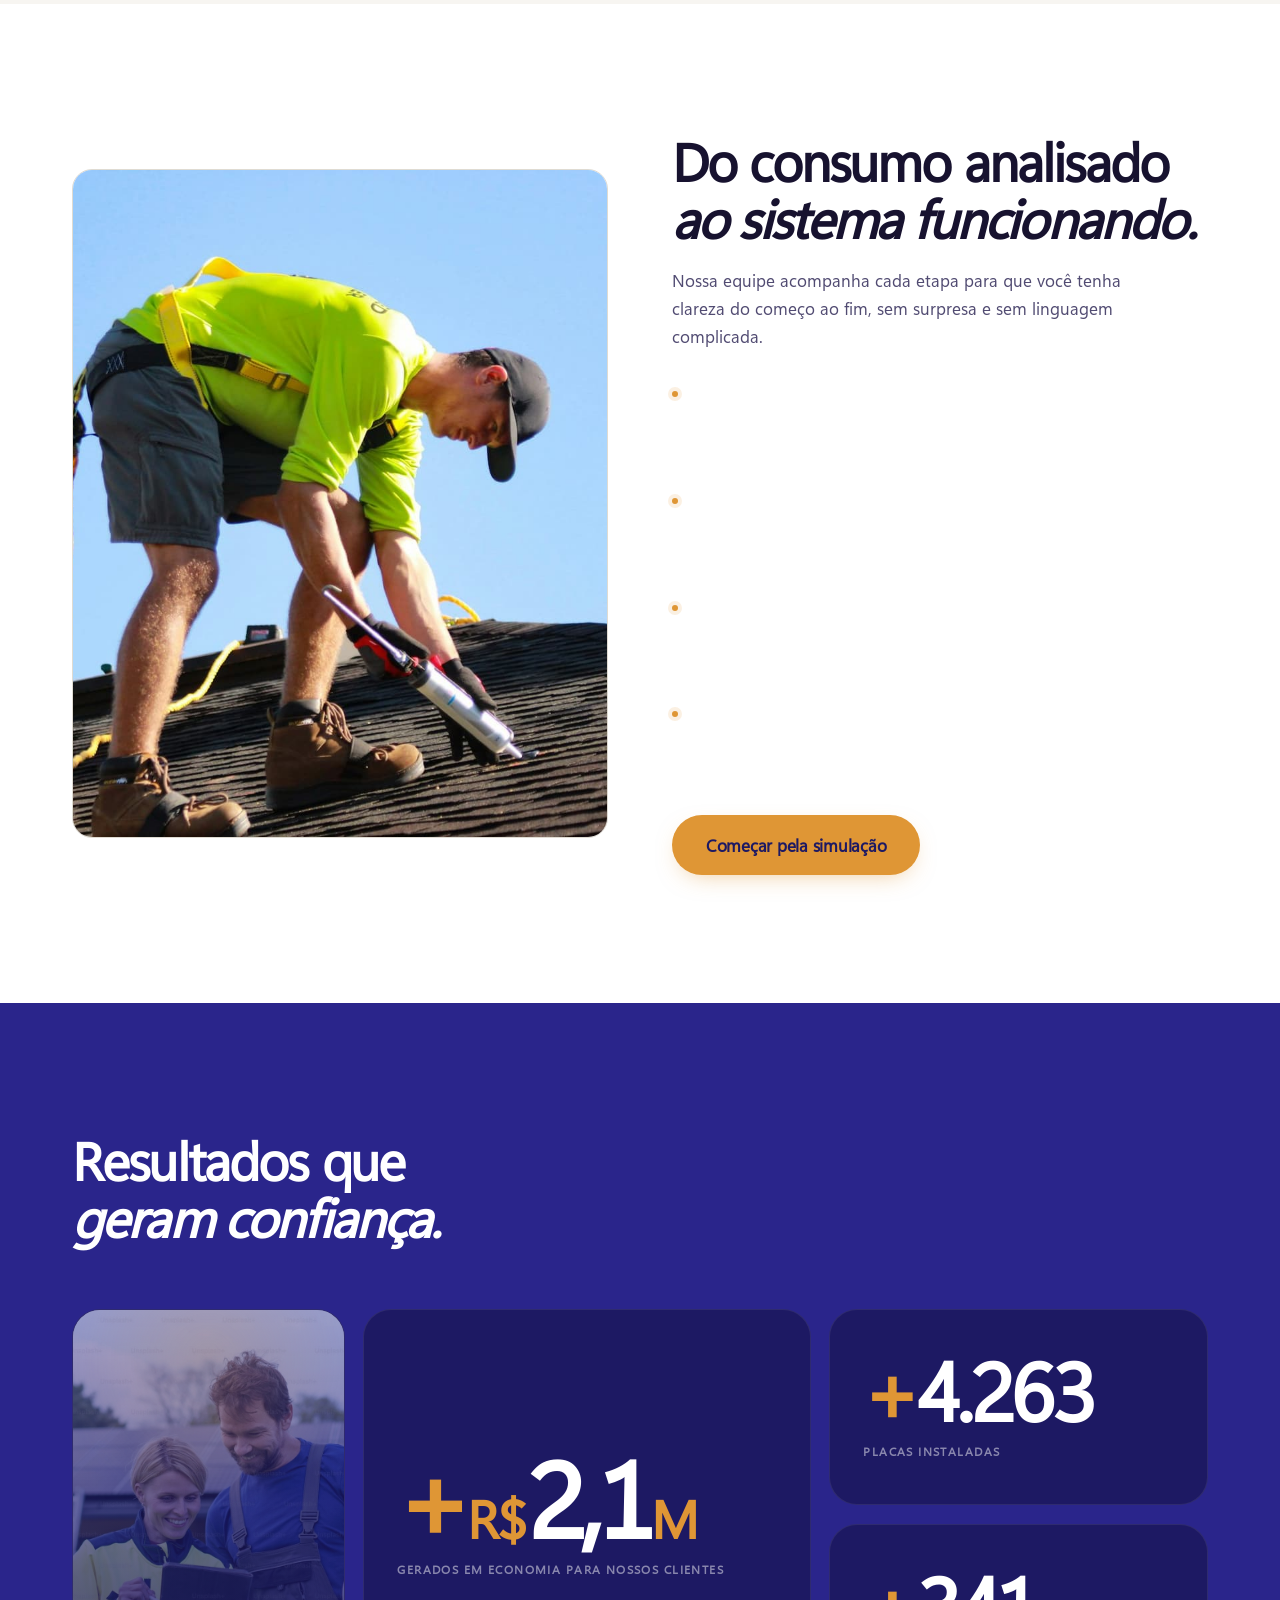
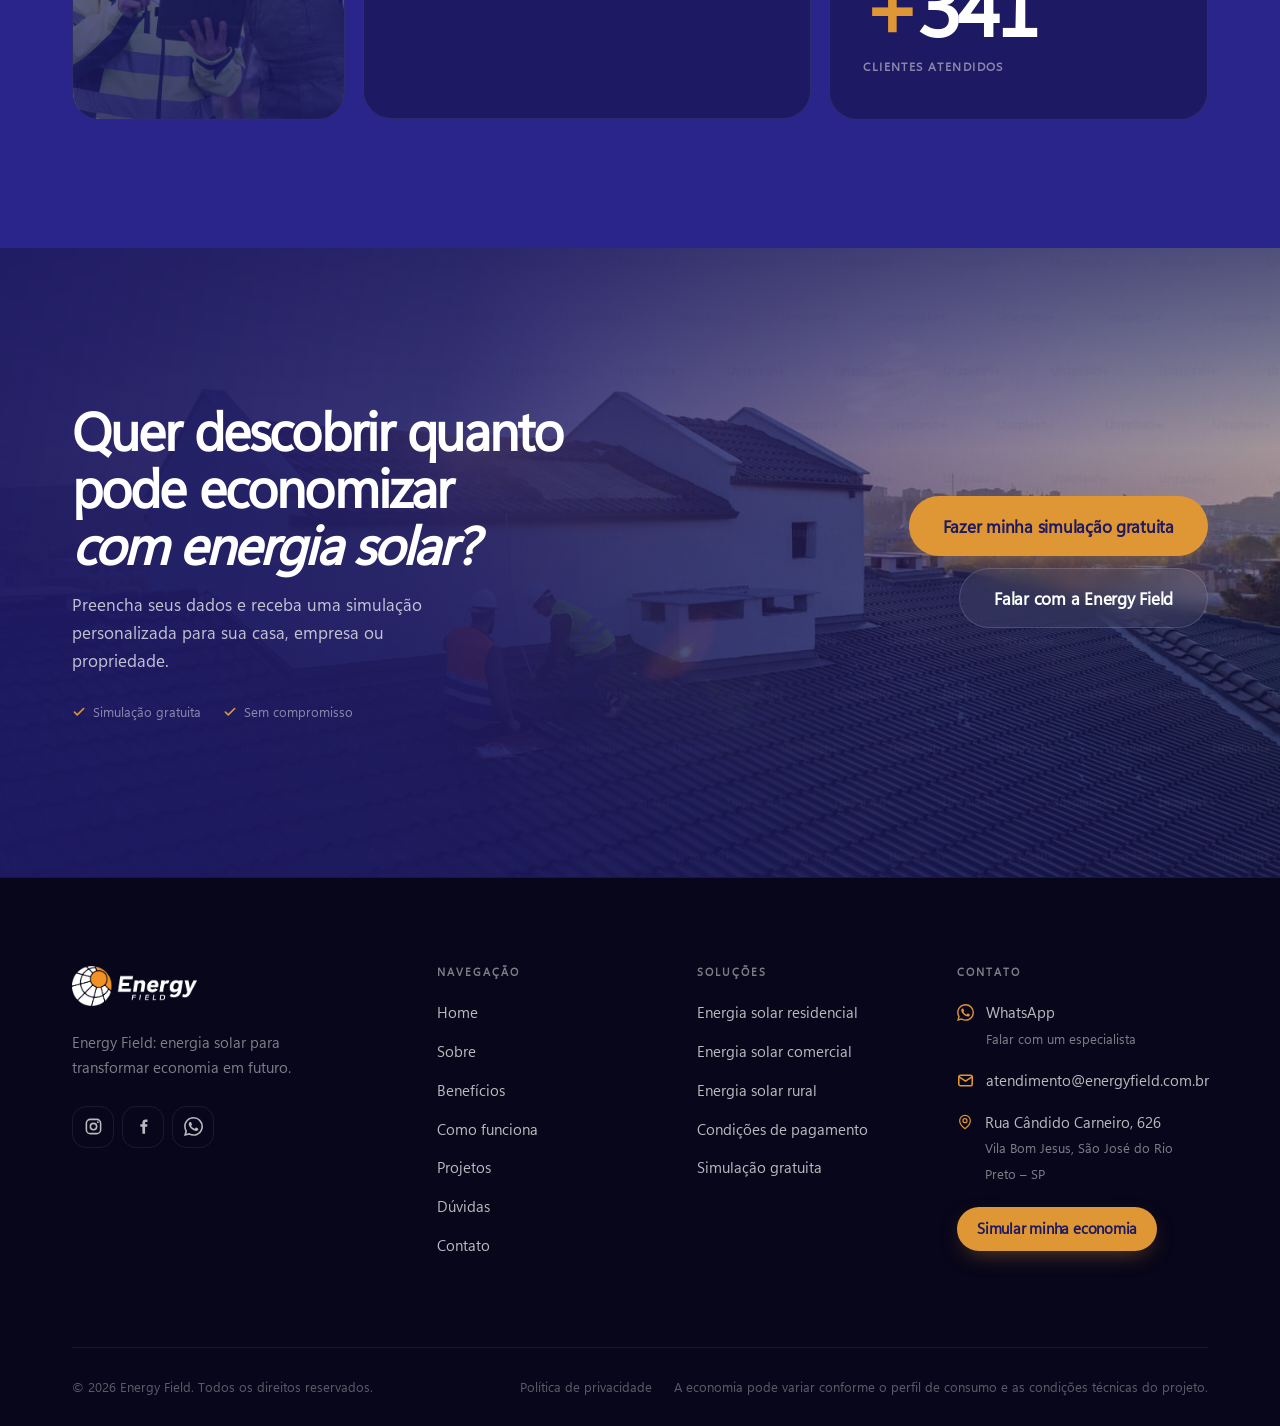
<file: docs/sobre.html>
<!DOCTYPE html>
<html lang="pt-BR">
<head>
<meta charset="UTF-8">
<meta name="viewport" content="width=device-width, initial-scale=1">
<title>Sobre Nós | Energy Field</title>
<meta name="description" content="Conheça a Energy Field, empresa especializada em energia solar para residências, empresas e propriedades, com soluções para economia, sustentabilidade e geração própria de energia.">
<meta name="theme-color" content="#2a258b">
<meta name="robots" content="index, follow">
<link rel="canonical" href="https://www.energyfield.com.br/sobre.html">

<meta property="og:type" content="website">
<meta property="og:locale" content="pt_BR">
<meta property="og:site_name" content="Energy Field">
<meta property="og:title" content="Sobre a Energy Field | Energia solar para transformar economia em futuro">
<meta property="og:description" content="Somos a Energy Field, empresa especializada em energia solar fotovoltaica, criada para tornar a geração de energia limpa mais acessível, eficiente e segura.">
<meta property="og:image" content="assets/img/hero-banner.jpg">
<meta name="twitter:card" content="summary_large_image">

<link rel="icon" type="image/png" href="assets/img/favicon.png">
<link rel="preload" href="fonts/SegoeUIVariable.woff2" as="font" type="font/woff2" crossorigin>
<link rel="stylesheet" href="assets/css/style.css">
</head>
<body>

<header class="header">
  <div class="header__inner">
    <a class="logo" href="index.html" aria-label="Energy Field, página inicial">
      <img class="logo__on-dark" src="assets/img/logotipo-branco.png" width="622" height="198" alt="Energy Field">
      <img class="logo__alt" src="assets/img/logotipo-azul.png" width="622" height="198" alt="" aria-hidden="true">
    </a>

    <nav class="nav" aria-label="Navegação principal">
      <ul class="nav__list">
        <li><a class="nav__link" href="index.html#home">Home</a></li>
        <li><a class="nav__link is-active" href="sobre.html">Sobre</a></li>
        <li><a class="nav__link" href="index.html#beneficios">Benefícios</a></li>
        <li><a class="nav__link" href="index.html#como-funciona">Como funciona</a></li>
        <li><a class="nav__link" href="projetos.html">Projetos</a></li>
        <li><a class="nav__link" href="faq.html">Dúvidas</a></li>
        <li><a class="nav__link" href="index.html#simulador">Contato</a></li>
      </ul>
    </nav>

    <div class="header__cta">
      <a class="btn" href="index.html#simulador">Simular minha economia</a>
    </div>

    <button class="burger" type="button" aria-label="Abrir menu" aria-expanded="false" aria-controls="menu-mobile">
      <span class="burger__box"><i></i><i></i><i></i></span>
    </button>
  </div>
</header>

<div class="mobile-nav" id="menu-mobile">
  <div></div>
  <div class="mobile-nav__body">
    <ul class="mobile-nav__list">
      <li><a href="index.html#home">Home <span>→</span></a></li>
      <li><a href="sobre.html">Sobre <span>→</span></a></li>
      <li><a href="index.html#beneficios">Benefícios <span>→</span></a></li>
      <li><a href="index.html#como-funciona">Como funciona <span>→</span></a></li>
      <li><a href="projetos.html">Projetos <span>→</span></a></li>
      <li><a href="faq.html">Dúvidas <span>→</span></a></li>
      <li><a href="index.html#simulador">Contato <span>→</span></a></li>
    </ul>
    <div class="mobile-nav__foot">
      <a class="btn btn--block" href="index.html#simulador">Simular minha economia</a>
      <a class="btn btn--ghost btn--block" data-wa href="#" target="_blank" rel="noopener">Falar com um especialista</a>
    </div>
  </div>
</div>

<main>

<!-- PAGE HERO -->
<section class="page-hero page-hero--light">
  <div class="wrap">
    <nav class="crumbs" aria-label="Você está aqui">
      <a href="index.html">Home</a><span>/</span><span>Sobre</span>
    </nav>
    <h1 class="h-display">Energia solar para transformar <span class="accent-i t-orange">economia em futuro.</span></h1>
    <p class="lead">
      A Energy Field desenvolve soluções em energia solar para residências, empresas e propriedades que buscam
      reduzir custos, gerar a própria energia e investir em um consumo mais inteligente e sustentável.
    </p>
    <div class="btn-row mt-3">
      <a class="btn btn--lg" href="index.html#simulador">Simular minha economia</a>
      <a class="btn btn--ghost-light btn--lg" data-wa href="#" target="_blank" rel="noopener">Falar com um especialista</a>
    </div>
  </div>
</section>

<!-- QUEM SOMOS -->
<section class="section section--light">
  <div class="wrap">
    <div class="split">

      <div data-anim="left">
        <h2 class="h1">Especialistas em energia solar <span class="accent-i">fotovoltaica.</span></h2>

        <p class="lead mt-2">
          Somos a Energy Field, uma empresa especializada em energia solar fotovoltaica, criada para tornar a
          geração de energia limpa <b>mais acessível, eficiente e segura</b>.
        </p>
        <p class="mt-2">
          Atuamos com projetos personalizados, tecnologia, equipe especializada e acompanhamento em todas as etapas:
          da análise de consumo à instalação do sistema.
        </p>
        <p class="mt-2">
          Mais do que instalar placas solares, entregamos uma solução pensada para gerar <b>economia, previsibilidade
          e valorização</b> para cada cliente.
        </p>

        <div class="btn-row mt-3">
          <a class="btn btn--blue btn--lg" href="index.html#simulador">Quero uma simulação gratuita</a>
        </div>
      </div>

      <div class="split__media" data-anim="right">
        <div class="frame">
          <img src="assets/img/residencial-casa.jpg" loading="lazy" width="1200" height="978"
               alt="Casa residencial com sistema fotovoltaico instalado no telhado">
        </div>
        <p class="frame__badge">
          <b>Projeto entregue</b>
          <small>economia que pode chegar a até 95% na conta</small>
        </p>
      </div>

    </div>
  </div>
</section>

<!-- MISSÃO / VISÃO / VALORES -->
<section class="section section--white">
  <div class="wrap">
    <div class="sec-head" data-anim>
      <h2 class="h1">Missão, visão <span class="accent-i">e valores</span></h2>
    </div>

    <div class="mvv">

      <article class="mvv__item" data-anim data-delay="0">
        <i aria-hidden="true">
          <svg width="24" height="24" viewBox="0 0 24 24" fill="none" stroke="currentColor" stroke-width="2.2" stroke-linecap="round" stroke-linejoin="round"><circle cx="12" cy="12" r="9"/><circle cx="12" cy="12" r="4.6"/><circle cx="12" cy="12" r="1" fill="currentColor"/></svg>
        </i>
        <h3>Missão</h3>
        <p>
          Transformar energia solar em economia e sustentabilidade, oferecendo soluções eficientes para que pessoas e
          empresas possam reduzir custos, gerar sua própria energia e contribuir para um futuro mais limpo.
        </p>
      </article>

      <article class="mvv__item" data-anim data-delay=".06">
        <i aria-hidden="true">
          <svg width="24" height="24" viewBox="0 0 24 24" fill="none" stroke="currentColor" stroke-width="2.2" stroke-linecap="round" stroke-linejoin="round"><path d="M2 12s3.6-6.5 10-6.5S22 12 22 12s-3.6 6.5-10 6.5S2 12 2 12z"/><circle cx="12" cy="12" r="3"/></svg>
        </i>
        <h3>Visão</h3>
        <p>
          Ser referência em energia solar, impulsionando a transição energética com tecnologia, atendimento de
          qualidade e soluções cada vez mais acessíveis.
        </p>
      </article>

      <article class="mvv__item" data-anim data-delay=".12">
        <i aria-hidden="true">
          <svg width="24" height="24" viewBox="0 0 24 24" fill="none" stroke="currentColor" stroke-width="2.2" stroke-linecap="round" stroke-linejoin="round"><path d="M12 21s-7.5-4.4-7.5-10A4.5 4.5 0 0 1 12 8.2a4.5 4.5 0 0 1 7.5 2.8c0 5.6-7.5 10-7.5 10z"/></svg>
        </i>
        <h3>Valores</h3>
        <p>Sustentabilidade, economia, compromisso, tecnologia e confiança.</p>
        <div class="values">
          <span>Sustentabilidade</span><span>Economia</span><span>Compromisso</span><span>Tecnologia</span><span>Confiança</span>
        </div>
      </article>

    </div>
  </div>
</section>

<!-- POR QUE ESCOLHER -->
<section class="section section--light">
  <div class="wrap">
    <div class="sec-head" data-anim>
      <h2 class="h1">Por que escolher <span class="accent-i">a Energy Field</span></h2>
      <p class="lead">O que você encontra do primeiro contato ao suporte depois da instalação.</p>
    </div>

    <div class="grid grid-4">

      <article class="card" data-anim data-delay="0">
        <div class="card__media">
          <img src="assets/img/instalacao-detalhe.jpg" loading="lazy" width="1500" height="1000" alt="Instalador ajustando a fixação dos trilhos do sistema fotovoltaico">
        </div>
        <div class="card__body">
          <span class="card__icon" aria-hidden="true">
            <svg viewBox="0 0 24 24" fill="none" stroke="currentColor" stroke-width="1.7" stroke-linecap="round" stroke-linejoin="round"><path d="M20.9 15.1a2.2 2.2 0 0 1 0 3.1l-2.7 2.7a2.2 2.2 0 0 1-3.1 0L3.1 9a2.2 2.2 0 0 1 0-3.1l2.7-2.7a2.2 2.2 0 0 1 3.1 0z"/><path d="m14.5 12.5 1.8-1.8M11.3 9.3l1.8-1.8M8.1 6.1l1.8-1.8M17.7 15.7l1.8-1.8"/></svg>
          </span>
          <h3>Projeto personalizado</h3>
          <p>Cada sistema é dimensionado de acordo com o perfil de consumo do cliente.</p>
        </div>
      </article>

      <article class="card" data-anim data-delay=".05">
        <div class="card__media">
          <img src="assets/img/residencial-moderna.jpg" loading="lazy" width="1500" height="1000" alt="Residência moderna com módulos fotovoltaicos no telhado">
        </div>
        <div class="card__body">
          <span class="card__icon" aria-hidden="true">
            <svg viewBox="0 0 24 24" fill="none" stroke="currentColor" stroke-width="1.7" stroke-linecap="round" stroke-linejoin="round"><path d="M14 2.5H7a2 2 0 0 0-2 2v15a2 2 0 0 0 2 2h10a2 2 0 0 0 2-2V7.5z"/><path d="M14 2.5v5h5"/><path d="M12.6 10.4 9.8 14.9h2.6l-.8 3.5 3.2-4.7h-2.6z"/></svg>
          </span>
          <h3>Economia real na conta de luz</h3>
          <p>A energia solar pode reduzir significativamente os gastos mensais com energia.</p>
        </div>
      </article>

      <article class="card" data-anim data-delay=".10">
        <div class="card__media">
          <img src="assets/img/equipe-tecnica.jpg" loading="lazy" width="1500" height="1000" alt="Equipe técnica da Energy Field conferindo o projeto em campo">
        </div>
        <div class="card__body">
          <span class="card__icon" aria-hidden="true">
            <svg viewBox="0 0 24 24" fill="none" stroke="currentColor" stroke-width="1.7" stroke-linecap="round" stroke-linejoin="round"><path d="M4 13v-1a8 8 0 0 1 16 0v1"/><rect x="2" y="13" width="5" height="6.5" rx="1.8"/><rect x="17" y="13" width="5" height="6.5" rx="1.8"/><path d="M19.5 19.5v.8a2.2 2.2 0 0 1-2.2 2.2H13.5"/></svg>
          </span>
          <h3>Acompanhamento completo</h3>
          <p>Da simulação, instalação e suporte pós-venda, nossa equipe orienta cada etapa do processo.</p>
        </div>
      </article>

      <article class="card" data-anim data-delay=".15">
        <div class="card__media">
          <img src="assets/img/rural-lavoura.jpg" loading="lazy" width="1500" height="1000" alt="Módulos fotovoltaicos instalados ao lado de uma área de lavoura">
        </div>
        <div class="card__body">
          <span class="card__icon" aria-hidden="true">
            <svg viewBox="0 0 24 24" fill="none" stroke="currentColor" stroke-width="1.7" stroke-linecap="round" stroke-linejoin="round"><path d="M7 20.5h10"/><path d="M10 20.5c5.5-2.5.8-6.4 3-10"/><path d="M9.5 9.4c1.1.8 1.8 2.2 2.3 3.7-2.3.5-4.1.4-5.2-.4-1.1-.8-1.8-2.2-2.3-3.7 2.3-.5 4.1-.4 5.2.4z"/><path d="M14.1 6a7 7 0 0 0-1.1 4c1.9-.1 3.3-.6 4.3-1.4 1-1 1.6-2.3 1.7-4.6-2.7.1-4 1-4.9 2z"/></svg>
          </span>
          <h3>Solução sustentável</h3>
          <p>Energia limpa, renovável e alinhada com um futuro mais responsável.</p>
        </div>
      </article>
    </div>
  </div>
</section>

<!-- COMO TRABALHAMOS -->
<section class="section section--white">
  <div class="wrap">
    <div class="split split--reverse">

      <div data-anim="right">
        <h2 class="h1">Do consumo analisado <span class="accent-i">ao sistema funcionando.</span></h2>
        <p class="lead mt-2">
          Nossa equipe acompanha cada etapa para que você tenha clareza do começo ao fim, sem surpresa e sem
          linguagem complicada.
        </p>

        <ul class="checklist">
          <li>
            <i aria-hidden="true"><svg width="14" height="14" viewBox="0 0 24 24" fill="none" stroke="currentColor" stroke-width="3" stroke-linecap="round" stroke-linejoin="round"><path d="M20 6 9 17l-5-5"/></svg></i>
            <div><strong>Análise de consumo</strong><p>Estudamos suas contas e o perfil de uso antes de propor qualquer coisa.</p></div>
          </li>
          <li>
            <i aria-hidden="true"><svg width="14" height="14" viewBox="0 0 24 24" fill="none" stroke="currentColor" stroke-width="3" stroke-linecap="round" stroke-linejoin="round"><path d="M20 6 9 17l-5-5"/></svg></i>
            <div><strong>Dimensionamento do sistema</strong><p>Projeto sob medida para o seu telhado, sua área e sua necessidade.</p></div>
          </li>
          <li>
            <i aria-hidden="true"><svg width="14" height="14" viewBox="0 0 24 24" fill="none" stroke="currentColor" stroke-width="3" stroke-linecap="round" stroke-linejoin="round"><path d="M20 6 9 17l-5-5"/></svg></i>
            <div><strong>Instalação com equipe especializada</strong><p>Execução organizada e segura, com acompanhamento das etapas junto à concessionária.</p></div>
          </li>
          <li>
            <i aria-hidden="true"><svg width="14" height="14" viewBox="0 0 24 24" fill="none" stroke="currentColor" stroke-width="3" stroke-linecap="round" stroke-linejoin="round"><path d="M20 6 9 17l-5-5"/></svg></i>
            <div><strong>Suporte pós-venda</strong><p>Continuamos por perto para acompanhar o desempenho do sistema.</p></div>
          </li>
        </ul>

        <div class="btn-row mt-3">
          <a class="btn btn--lg" href="index.html#simulador">Começar pela simulação</a>
        </div>
      </div>

      <div class="split__media" data-anim="left">
        <div class="frame frame--tall">
          <img src="assets/img/instalacao-detalhe.jpg" loading="lazy" width="1400" height="875"
               alt="Instalador aplicando vedação na fixação dos trilhos do sistema">
        </div>
      </div>

    </div>
  </div>
</section>

<!-- NÚMEROS -->
<!-- Para atualizar, troque o valor de data-count. Use data-decimals quando o
     número tiver casas decimais, como o 2,5 de "R$ 2,5M". -->
<section class="section section--dark">
  <div class="wrap">
    <div class="sec-head" data-anim>
      <h2 class="h1">Resultados que <span class="accent-i">geram confiança.</span></h2>
    </div>

    <div class="numeros" data-anim>

      <figure class="numeros__foto">
        <img src="assets/img/equipe-tecnica.jpg" loading="lazy" width="1500" height="1000"
             alt="" aria-hidden="true">
      </figure>

      <div class="stat stat--tall">
        <div class="stat__num"><i>+</i><i class="stat__unit">R$</i><span data-count="2.5" data-decimals="1">0,0</span><i class="stat__unit">M</i></div>
        <p class="stat__label">Gerados em economia para nossos clientes</p>
      </div>

      <div class="stat">
        <div class="stat__num"><i>+</i><span data-count="5000">0</span></div>
        <p class="stat__label">Placas instaladas</p>
      </div>

      <div class="stat">
        <div class="stat__num"><i>+</i><span data-count="400">0</span></div>
        <p class="stat__label">Clientes atendidos</p>
      </div>

    </div>
  </div>
</section>

<!-- CTA FINAL -->
<section class="section cta-final">
  <div class="cta-final__media">
    <img src="assets/img/casa-fim-de-tarde.jpg" loading="lazy" width="1500" height="1000" alt="">
  </div>

  <div class="wrap">
    <div class="cta-final__box" data-anim>
      <div>
        <h2 class="h1">Quer descobrir quanto pode economizar <span class="accent-i">com energia solar?</span></h2>
        <p class="lead">Preencha seus dados e receba uma simulação personalizada para sua casa, empresa ou propriedade.</p>
        <ul class="cta-final__micro">
          <li>
            <svg width="14" height="14" viewBox="0 0 24 24" fill="none" stroke="currentColor" stroke-width="2.8" stroke-linecap="round" stroke-linejoin="round"><path d="M20 6 9 17l-5-5"/></svg>
            Simulação gratuita
          </li>
          <li>
            <svg width="14" height="14" viewBox="0 0 24 24" fill="none" stroke="currentColor" stroke-width="2.8" stroke-linecap="round" stroke-linejoin="round"><path d="M20 6 9 17l-5-5"/></svg>
            Sem compromisso
          </li>
        </ul>
      </div>

      <div class="btn-row">
        <a class="btn btn--lg" href="index.html#simulador">Fazer minha simulação gratuita</a>
        <a class="btn btn--ghost btn--lg" data-wa href="#" target="_blank" rel="noopener">Falar com a Energy Field</a>
      </div>
    </div>
  
  </div>
</section>

</main>

<footer class="footer">
  <div class="wrap">
    <div class="footer__top">
      <div class="footer__brand">
        <a class="logo" href="index.html" aria-label="Energy Field">
          <img src="assets/img/logotipo-branco.png" width="622" height="198" alt="Energy Field">
        </a>
        <p>Energy Field: energia solar para transformar economia em futuro.</p>
        <div class="socials">
          <a href="#" aria-label="Instagram da Energy Field" target="_blank" rel="noopener">
            <svg width="19" height="19" viewBox="0 0 24 24" fill="none" stroke="currentColor" stroke-width="2" stroke-linecap="round"><rect x="3" y="3" width="18" height="18" rx="5"/><circle cx="12" cy="12" r="4"/><circle cx="17.5" cy="6.5" r="1.2" fill="currentColor" stroke="none"/></svg>
          </a>
          <a href="#" aria-label="Facebook da Energy Field" target="_blank" rel="noopener">
            <svg width="19" height="19" viewBox="0 0 24 24" fill="currentColor"><path d="M14 9V7.5c0-.8.2-1.2 1.4-1.2H17V3.2c-.3 0-1.3-.1-2.4-.1-2.4 0-4 1.5-4 4.2V9H8v3.4h2.6V21H14v-8.6h2.6l.4-3.4H14z"/></svg>
          </a>
          <a data-wa href="#" aria-label="WhatsApp da Energy Field" target="_blank" rel="noopener">
            <svg width="19" height="19" viewBox="0 0 24 24" fill="currentColor"><path d="M17.472 14.382c-.297-.149-1.758-.867-2.03-.967-.273-.099-.471-.148-.67.15-.197.297-.767.966-.94 1.164-.173.199-.347.223-.644.075-.297-.15-1.255-.463-2.39-1.475-.883-.788-1.48-1.761-1.653-2.059-.173-.297-.018-.458.13-.606.134-.133.298-.347.446-.52.149-.174.198-.298.298-.497.099-.198.05-.371-.025-.52-.075-.149-.669-1.612-.916-2.207-.242-.579-.487-.5-.669-.51-.173-.008-.371-.01-.57-.01-.198 0-.52.074-.792.372-.272.297-1.04 1.016-1.04 2.479 0 1.462 1.065 2.875 1.213 3.074.149.198 2.096 3.2 5.077 4.487.709.306 1.262.489 1.694.625.712.227 1.36.195 1.872.118.571-.085 1.758-.719 2.006-1.413.248-.694.248-1.289.173-1.413-.074-.124-.272-.198-.57-.347m-5.421 7.403h-.004a9.87 9.87 0 0 1-5.031-1.378l-.361-.214-3.741.982.998-3.648-.235-.374a9.86 9.86 0 0 1-1.51-5.26c.001-5.45 4.436-9.884 9.888-9.884 2.64 0 5.122 1.03 6.988 2.898a9.825 9.825 0 0 1 2.893 6.994c-.003 5.45-4.437 9.884-9.885 9.884m8.413-18.297A11.815 11.815 0 0 0 12.05 0C5.495 0 .16 5.335.157 11.892c0 2.096.547 4.142 1.588 5.945L.057 24l6.305-1.654a11.882 11.882 0 0 0 5.683 1.448h.005c6.554 0 11.89-5.335 11.893-11.893a11.821 11.821 0 0 0-3.48-8.413Z"/></svg>
          </a>
        </div>
      </div>

      <div>
        <h4>Navegação</h4>
        <nav class="footer__links" aria-label="Links rápidos">
          <a href="index.html#home">Home</a>
          <a href="sobre.html">Sobre</a>
          <a href="index.html#beneficios">Benefícios</a>
          <a href="index.html#como-funciona">Como funciona</a>
          <a href="projetos.html">Projetos</a>
          <a href="faq.html">Dúvidas</a>
          <a href="index.html#simulador">Contato</a>
        </nav>
      </div>

      <div>
        <h4>Soluções</h4>
        <nav class="footer__links" aria-label="Soluções">
          <a href="index.html#para-quem">Energia solar residencial</a>
          <a href="index.html#para-quem">Energia solar comercial</a>
          <a href="index.html#para-quem">Energia solar rural</a>
          <a href="index.html#condicoes">Condições de pagamento</a>
          <a href="index.html#simulador">Simulação gratuita</a>
        </nav>
      </div>

      <div>
        <h4>Contato</h4>
        <div class="footer__contact">
          <a data-wa href="#" target="_blank" rel="noopener">
            <svg width="17" height="17" viewBox="0 0 24 24" fill="currentColor"><path d="M17.472 14.382c-.297-.149-1.758-.867-2.03-.967-.273-.099-.471-.148-.67.15-.197.297-.767.966-.94 1.164-.173.199-.347.223-.644.075-.297-.15-1.255-.463-2.39-1.475-.883-.788-1.48-1.761-1.653-2.059-.173-.297-.018-.458.13-.606.134-.133.298-.347.446-.52.149-.174.198-.298.298-.497.099-.198.05-.371-.025-.52-.075-.149-.669-1.612-.916-2.207-.242-.579-.487-.5-.669-.51-.173-.008-.371-.01-.57-.01-.198 0-.52.074-.792.372-.272.297-1.04 1.016-1.04 2.479 0 1.462 1.065 2.875 1.213 3.074.149.198 2.096 3.2 5.077 4.487.709.306 1.262.489 1.694.625.712.227 1.36.195 1.872.118.571-.085 1.758-.719 2.006-1.413.248-.694.248-1.289.173-1.413-.074-.124-.272-.198-.57-.347m-5.421 7.403h-.004a9.87 9.87 0 0 1-5.031-1.378l-.361-.214-3.741.982.998-3.648-.235-.374a9.86 9.86 0 0 1-1.51-5.26c.001-5.45 4.436-9.884 9.888-9.884 2.64 0 5.122 1.03 6.988 2.898a9.825 9.825 0 0 1 2.893 6.994c-.003 5.45-4.437 9.884-9.885 9.884m8.413-18.297A11.815 11.815 0 0 0 12.05 0C5.495 0 .16 5.335.157 11.892c0 2.096.547 4.142 1.588 5.945L.057 24l6.305-1.654a11.882 11.882 0 0 0 5.683 1.448h.005c6.554 0 11.89-5.335 11.893-11.893a11.821 11.821 0 0 0-3.48-8.413Z"/></svg>
            <span>WhatsApp<br><small>Falar com um especialista</small></span>
          </a>
          <a href="mailto:atendimento@energyfield.com.br">
            <svg width="17" height="17" viewBox="0 0 24 24" fill="none" stroke="currentColor" stroke-width="2.2" stroke-linecap="round" stroke-linejoin="round"><rect x="2.5" y="4.5" width="19" height="15" rx="2.5"/><path d="m3 7 9 6 9-6"/></svg>
            <span>atendimento@energyfield.com.br</span>
          </a>
          <a href="https://maps.google.com/?q=Rua+C%C3%A2ndido+Carneiro,+626,+Vila+Bom+Jesus,+S%C3%A3o+Jos%C3%A9+do+Rio+Preto+SP" target="_blank" rel="noopener">
            <svg width="16" height="16" viewBox="0 0 24 24" fill="none" stroke="currentColor" stroke-width="1.8" stroke-linecap="round" stroke-linejoin="round"><path d="M20 10c0 6-8 12-8 12s-8-6-8-12a8 8 0 0 1 16 0z"/><circle cx="12" cy="10" r="3"/></svg>
            <span>Rua Cândido Carneiro, 626<br><small>Vila Bom Jesus, São José do Rio Preto – SP</small></span>
          </a>
        </div>
        <a class="btn btn--sm mt-2" href="index.html#simulador">Simular minha economia</a>
      </div>
    </div>

    <div class="footer__bottom">
      <p>© <span data-year>2026</span> Energy Field. Todos os direitos reservados.</p>
      <div class="footer__legal">
        <a href="politica-de-privacidade.html">Política de privacidade</a>
        <span>A economia pode variar conforme o perfil de consumo e as condições técnicas do projeto.</span>
      </div>
    </div>
  </div>
</footer>

<a class="wa" data-wa href="#" target="_blank" rel="noopener" aria-label="Falar com especialista no WhatsApp">
  <svg width="26" height="26" viewBox="0 0 24 24" fill="currentColor"><path d="M17.472 14.382c-.297-.149-1.758-.867-2.03-.967-.273-.099-.471-.148-.67.15-.197.297-.767.966-.94 1.164-.173.199-.347.223-.644.075-.297-.15-1.255-.463-2.39-1.475-.883-.788-1.48-1.761-1.653-2.059-.173-.297-.018-.458.13-.606.134-.133.298-.347.446-.52.149-.174.198-.298.298-.497.099-.198.05-.371-.025-.52-.075-.149-.669-1.612-.916-2.207-.242-.579-.487-.5-.669-.51-.173-.008-.371-.01-.57-.01-.198 0-.52.074-.792.372-.272.297-1.04 1.016-1.04 2.479 0 1.462 1.065 2.875 1.213 3.074.149.198 2.096 3.2 5.077 4.487.709.306 1.262.489 1.694.625.712.227 1.36.195 1.872.118.571-.085 1.758-.719 2.006-1.413.248-.694.248-1.289.173-1.413-.074-.124-.272-.198-.57-.347m-5.421 7.403h-.004a9.87 9.87 0 0 1-5.031-1.378l-.361-.214-3.741.982.998-3.648-.235-.374a9.86 9.86 0 0 1-1.51-5.26c.001-5.45 4.436-9.884 9.888-9.884 2.64 0 5.122 1.03 6.988 2.898a9.825 9.825 0 0 1 2.893 6.994c-.003 5.45-4.437 9.884-9.885 9.884m8.413-18.297A11.815 11.815 0 0 0 12.05 0C5.495 0 .16 5.335.157 11.892c0 2.096.547 4.142 1.588 5.945L.057 24l6.305-1.654a11.882 11.882 0 0 0 5.683 1.448h.005c6.554 0 11.89-5.335 11.893-11.893a11.821 11.821 0 0 0-3.48-8.413Z"/></svg>
</a>

<button class="to-top" type="button" aria-label="Voltar ao topo">
  <svg width="18" height="18" viewBox="0 0 24 24" fill="none" stroke="currentColor" stroke-width="2.6" stroke-linecap="round" stroke-linejoin="round"><path d="M12 19V5M5 12l7-7 7 7"/></svg>
</button>

<script src="assets/js/main.js"></script>
</body>
</html>
</file>
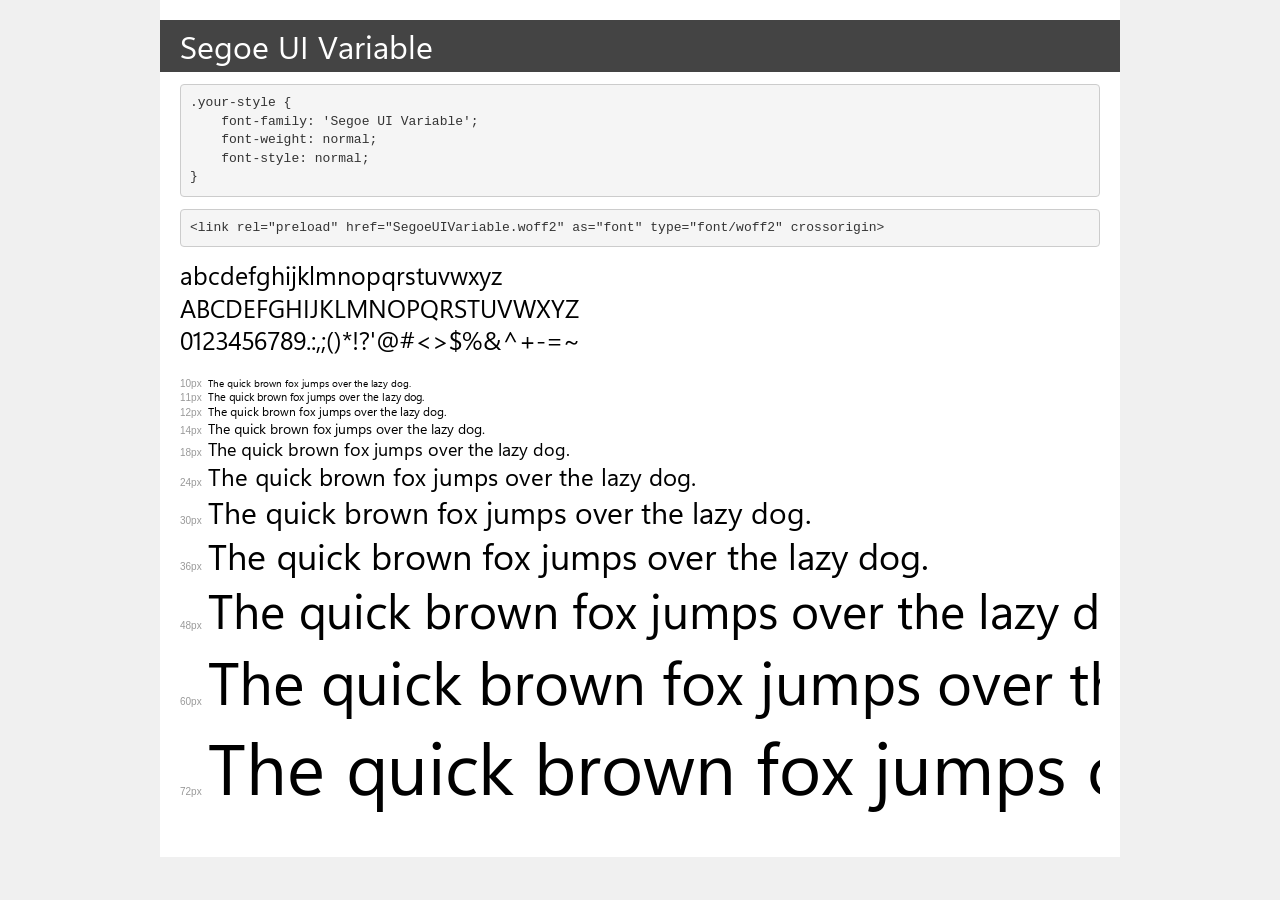
<file: docs/fonts/demo.html>
<!DOCTYPE html>
<html lang="en">
<head>
    <meta charset="utf-8">
    <meta http-equiv="X-UA-Compatible" content="IE=edge">
    <meta name="viewport" content="width=device-width, initial-scale=1">
    <meta name="robots" content="noindex, noarchive">
    <meta name="format-detection" content="telephone=no">
    <title>Transfonter demo</title>
    <link href="stylesheet.css" rel="stylesheet">
    <style>
        /*
        http://meyerweb.com/eric/tools/css/reset/
        v2.0 | 20110126
        License: none (public domain)
        */
        html, body, div, span, applet, object, iframe,
        h1, h2, h3, h4, h5, h6, p, blockquote, pre,
        a, abbr, acronym, address, big, cite, code,
        del, dfn, em, img, ins, kbd, q, s, samp,
        small, strike, strong, sub, sup, tt, var,
        b, u, i, center,
        dl, dt, dd, ol, ul, li,
        fieldset, form, label, legend,
        table, caption, tbody, tfoot, thead, tr, th, td,
        article, aside, canvas, details, embed,
        figure, figcaption, footer, header, hgroup,
        menu, nav, output, ruby, section, summary,
        time, mark, audio, video {
            margin: 0;
            padding: 0;
            border: 0;
            font-size: 100%;
            font: inherit;
            vertical-align: baseline;
        }
        /* HTML5 display-role reset for older browsers */
        article, aside, details, figcaption, figure,
        footer, header, hgroup, menu, nav, section {
            display: block;
        }
        body {
            line-height: 1;
        }
        ol, ul {
            list-style: none;
        }
        blockquote, q {
            quotes: none;
        }
        blockquote:before, blockquote:after,
        q:before, q:after {
            content: '';
            content: none;
        }
        table {
            border-collapse: collapse;
            border-spacing: 0;
        }
        /* demo styles */
        body {
            background: #f0f0f0;
            color: #000;
        }
        .page {
            background: #fff;
            width: 920px;
            margin: 0 auto;
            padding: 20px 20px 0 20px;
            overflow: hidden;
        }
        .font-container {
            overflow-x: auto;
            overflow-y: hidden;
            margin-bottom: 40px;
            line-height: 1.3;
            white-space: nowrap;
            padding-bottom: 5px;
        }
        h1 {
            position: relative;
            background: #444;
            font-size: 32px;
            color: #fff;
            padding: 10px 20px;
            margin: 0 -20px 12px -20px;
        }
        .letters {
            font-size: 25px;
            margin-bottom: 20px;
        }
        .s10:before {
            content: '10px';
        }
        .s11:before {
            content: '11px';
        }
        .s12:before {
            content: '12px';
        }
        .s14:before {
            content: '14px';
        }
        .s18:before {
            content: '18px';
        }
        .s24:before {
            content: '24px';
        }
        .s30:before {
            content: '30px';
        }
        .s36:before {
            content: '36px';
        }
        .s48:before {
            content: '48px';
        }
        .s60:before {
            content: '60px';
        }
        .s72:before {
            content: '72px';
        }
        .s10:before, .s11:before, .s12:before, .s14:before,
        .s18:before, .s24:before, .s30:before, .s36:before,
        .s48:before, .s60:before, .s72:before {
            font-family: Arial, sans-serif;
            font-size: 10px;
            font-weight: normal;
            font-style: normal;
            color: #999;
            padding-right: 6px;
        }
        pre {
            display: block;
            padding: 9px;
            margin: 0 0 12px;
            font-family: Monaco, Menlo, Consolas, "Courier New", monospace;
            font-size: 13px;
            line-height: 1.428571429;
            color: #333;
            font-weight: normal;
            font-style: normal;
            background-color: #f5f5f5;
            border: 1px solid #ccc;
            overflow-x: auto;
            border-radius: 4px;
        }
        /* responsive */
        @media (max-width: 959px) {
            .page {
                width: auto;
                margin: 0;
            }
        }
    </style>
</head>
<body>
<div class="page">
    <div class="demo">
        <h1 style="font-family: 'Segoe UI Variable'; font-weight: normal; font-style: normal;">Segoe UI Variable</h1>
        <pre title="Usage">.your-style {
    font-family: 'Segoe UI Variable';
    font-weight: normal;
    font-style: normal;
}</pre>
        <pre title="Preload (optional)">
&lt;link rel=&quot;preload&quot; href=&quot;SegoeUIVariable.woff2&quot; as=&quot;font&quot; type=&quot;font/woff2&quot; crossorigin&gt;</pre>
        <div class="font-container" style="font-family: 'Segoe UI Variable'; font-weight: normal; font-style: normal;">
            <p class="letters">
                abcdefghijklmnopqrstuvwxyz<br>
ABCDEFGHIJKLMNOPQRSTUVWXYZ<br>
                0123456789.:,;()*!?'@#&lt;&gt;$%&^+-=~
            </p>
            <p class="s10" style="font-size: 10px;">The quick brown fox jumps over the lazy dog.</p>
            <p class="s11" style="font-size: 11px;">The quick brown fox jumps over the lazy dog.</p>
            <p class="s12" style="font-size: 12px;">The quick brown fox jumps over the lazy dog.</p>
            <p class="s14" style="font-size: 14px;">The quick brown fox jumps over the lazy dog.</p>
            <p class="s18" style="font-size: 18px;">The quick brown fox jumps over the lazy dog.</p>
            <p class="s24" style="font-size: 24px;">The quick brown fox jumps over the lazy dog.</p>
            <p class="s30" style="font-size: 30px;">The quick brown fox jumps over the lazy dog.</p>
            <p class="s36" style="font-size: 36px;">The quick brown fox jumps over the lazy dog.</p>
            <p class="s48" style="font-size: 48px;">The quick brown fox jumps over the lazy dog.</p>
            <p class="s60" style="font-size: 60px;">The quick brown fox jumps over the lazy dog.</p>
            <p class="s72" style="font-size: 72px;">The quick brown fox jumps over the lazy dog.</p>
        </div>
    </div>

</div>
</body>
</html>
</file>
<file: docs/assets/css/style.css>
/* ==========================================================================
   ENERGY FIELD / Design System
   Cores oficiais da marca: azul #2a258b e laranja #df9635.
   e das artes da pasta "id visual". Tipografia Segoe UI Variable local.

   Direção de arte: produto digital. Azul da marca chapado nas seções escuras,
   papel quente nas claras, superfícies de vidro, malha fotovoltaica como
   textura e composição em bento grid com escalas variadas.
   ========================================================================== */

/* --------------------------------------------------------------------------
   1. FONTE LOCAL
   -------------------------------------------------------------------------- */
/* O arquivo entregue em /fonts é uma instância única da família. Declaramos
   só a face regular para o navegador sintetizar pesos e itálico, que é o que
   constrói a hierarquia bold/itálico das peças da marca. */
@font-face {
  font-family: 'Segoe UI Variable';
  src: url('../../fonts/SegoeUIVariable.woff2') format('woff2'),
       url('../../fonts/SegoeUIVariable.woff') format('woff');
  font-weight: normal;
  font-style: normal;
  font-display: swap;
}
html { font-synthesis: weight style; -webkit-font-synthesis: weight style; }

/* --------------------------------------------------------------------------
   2. TOKENS
   -------------------------------------------------------------------------- */
:root {
  /* --------------------------------------------------------------------
     Cores oficiais da marca. O azul é chapado, sem degradê.
     -------------------------------------------------------------------- */
  --brand-blue: #2a258b;
  --brand-sun:  #df9635;

  --bg:      #2a258b;   /* fundo das seções escuras */
  --bg-2:    #241f79;   /* superfície um pouco recuada */
  --bg-3:    #1d1963;   /* rodapé e bases */
  --ink-700: #2a258b;
  --ink-600: #37319f;

  /* Superfícies de vidro sobre o escuro */
  --surf-1: rgba(255,255,255,.035);
  --surf-2: rgba(255,255,255,.06);
  --edge-1: rgba(255,255,255,.08);
  --edge-2: rgba(255,255,255,.14);

  /* Claro quebrado, para as seções de respiro */
  --paper:   #F7F5F1;
  --paper-2: #EFEDE7;
  --paper-line: #DFDBD2;

  /* Texto sobre escuro */
  --on-dark:      #FFFFFF;
  --on-dark-2:    rgba(255,255,255,.72);
  --on-dark-3:    rgba(255,255,255,.48);
  /* Texto sobre claro */
  --on-light:     #17122F;
  --on-light-2:   #514B72;
  --on-light-3:   #837D9E;

  /* Laranja da marca, em escala. O tom oficial é o --sun-500. */
  --sun-300: #f0bd7d;
  --sun-400: #e8ab55;
  --sun-500: #df9635;   /* laranja oficial */
  --sun-600: #c9801f;
  --sun-700: #a96916;
  /* Mantido como variável para as superfícies laranja: cor chapada, sem degradê */
  --grad-sun: #df9635;

  /* Malha fotovoltaica, textura de fundo */
  --mesh: repeating-linear-gradient(0deg, rgba(255,255,255,.028) 0 1px, transparent 1px 72px),
          repeating-linear-gradient(90deg, rgba(255,255,255,.028) 0 1px, transparent 1px 72px);

  --sh-1: 0 1px 2px rgba(0,0,0,.24);
  --sh-2: 0 18px 40px -24px rgba(0,0,0,.7);
  --sh-3: 0 40px 80px -32px rgba(0,0,0,.75);

  --r-2: 8px;
  --r-3: 14px;
  --r-4: 20px;
  --r-5: 28px;
  --r-pill: 999px;

  --wrap: 1240px;
  --gutter: clamp(20px, 5vw, 52px);
  --header-h: 80px;
  --sp-section: clamp(78px, 10vw, 148px);
}

/* --------------------------------------------------------------------------
   3. RESET / BASE
   -------------------------------------------------------------------------- */
*, *::before, *::after { box-sizing: border-box; }
html {
  -webkit-text-size-adjust: 100%;
  scroll-behavior: smooth;
  scroll-padding-top: calc(var(--header-h) + 16px);
}
body {
  margin: 0;
  font-family: 'Segoe UI Variable', 'Segoe UI', system-ui, -apple-system, sans-serif;
  font-size: 17px;
  line-height: 1.7;
  color: var(--on-dark-2);
  background: var(--bg);
  -webkit-font-smoothing: antialiased;
  text-rendering: optimizeLegibility;
  overflow-x: hidden;
}
img, svg, video { display: block; max-width: 100%; }
img { height: auto; }
a { color: inherit; text-decoration: none; }
button, input, select, textarea { font: inherit; color: inherit; }
button { cursor: pointer; border: 0; background: none; }
ul, ol { margin: 0; padding: 0; list-style: none; }
h1, h2, h3, h4, p, figure, blockquote { margin: 0; }
::selection { background: var(--sun-500); color: #100D22; }
:focus-visible { outline: 2px solid var(--sun-400); outline-offset: 3px; border-radius: 4px; }

/* --------------------------------------------------------------------------
   4. TIPOGRAFIA
   -------------------------------------------------------------------------- */
h1, h2, h3, h4, .h1, .h2, .h3 {
  color: var(--on-dark);
  font-weight: 700;
  letter-spacing: -.03em;
  line-height: 1.08;
  text-wrap: balance;
}
.h-display { font-size: clamp(2.6rem, 6.4vw, 5.1rem); line-height: .98; letter-spacing: -.042em; }
.h1 { font-size: clamp(2rem, 4.2vw, 3.3rem); letter-spacing: -.035em; }
.h2 { font-size: clamp(1.7rem, 3vw, 2.4rem); }
.h3 { font-size: clamp(1.1rem, 1.7vw, 1.32rem); line-height: 1.24; letter-spacing: -.02em; }

.lead { font-size: clamp(1.04rem, 1.35vw, 1.18rem); line-height: 1.62; color: var(--on-dark-2); max-width: 54ch; }
p { max-width: 66ch; }
.tiny { font-size: .8rem; line-height: 1.6; color: var(--on-dark-3); }
.accent-i { font-style: italic; }
/* Estava em uso em três heros sem nenhuma regra definida: o trecho ficava
   branco. O 600 é o tom que sustenta contraste quando o fundo é claro. */
.t-orange { color: var(--sun-500); }
.section--light .t-orange, .section--white .t-orange, .page-hero--light .t-orange { color: var(--sun-600); }

/* Palavra em destaque, no laranja da marca */
.mark {
  background: var(--grad-sun);
  -webkit-background-clip: text; background-clip: text;
  color: transparent;
  font-style: italic;
}

/* --------------------------------------------------------------------------
   5. LAYOUT E SUPERFÍCIES
   -------------------------------------------------------------------------- */
.wrap { width: 100%; max-width: var(--wrap); margin-inline: auto; padding-inline: var(--gutter); }
.section { padding-block: var(--sp-section); position: relative; }
.section--tight { padding-block: clamp(56px, 7vw, 96px); }

/* Seções claras: papel quebrado, nunca branco puro */
.section--light, .section--soft, .section--white, .section--paper {
  background: var(--paper);
  color: var(--on-light-2);
}
/* Branco de verdade, para alternar com o papel em páginas de leitura longa */
.section--white { background: #fff; }
.section--light h1, .section--light h2, .section--light h3, .section--light .h1, .section--light .h2, .section--light .h3,
.section--soft h1, .section--soft h2, .section--soft h3, .section--soft .h1, .section--soft .h2, .section--soft .h3,
.section--white h2, .section--white h3, .section--white .h1, .section--white .h2, .section--white .h3,
.section--paper h2, .section--paper h3, .section--paper .h1, .section--paper .h2, .section--paper .h3 { color: var(--on-light); }
.section--light .lead, .section--soft .lead, .section--white .lead, .section--paper .lead { color: var(--on-light-2); }
.section--light .tiny, .section--soft .tiny { color: var(--on-light-3); }

/* Seções escuras com luz e malha */
.section--dark { background: var(--bg); }
.glow { position: relative; isolation: isolate; }
.meshed::after {
  content: ''; position: absolute; inset: 0; z-index: -1; pointer-events: none;
  background: var(--mesh);
  -webkit-mask-image: radial-gradient(80% 60% at 50% 40%, #000 0%, transparent 78%);
  mask-image: radial-gradient(80% 60% at 50% 40%, #000 0%, transparent 78%);
}

.sec-head { max-width: 660px; margin-bottom: clamp(40px, 5vw, 68px); }
.sec-head p { margin-top: 16px; }
.sec-head--row {
  max-width: none; display: flex; flex-wrap: wrap;
  align-items: flex-end; justify-content: space-between; gap: 28px;
}
.sec-head--row > div { max-width: 640px; }

/* Cartão de vidro, a superfície base do sistema */
.pane {
  position: relative;
  background: var(--surf-1);
  border: 1px solid var(--edge-1);
  border-radius: var(--r-4);
  -webkit-backdrop-filter: blur(14px); backdrop-filter: blur(14px);
}
.section--light .pane, .section--soft .pane {
  background: #fff; border-color: var(--paper-line);
}

/* --------------------------------------------------------------------------
   6. BOTÕES
   -------------------------------------------------------------------------- */
.btn {
  position: relative;
  display: inline-flex; align-items: center; justify-content: center; gap: 9px;
  min-height: 54px; padding: 15px 28px;
  border-radius: var(--r-pill);
  font-size: 1rem; font-weight: 700; line-height: 1.2; letter-spacing: -.015em;
  color: #1d1963;
  background: var(--grad-sun);
  box-shadow: 0 8px 24px -10px rgba(223,150,53,.55);
  transition: transform .22s cubic-bezier(.2,.7,.3,1), box-shadow .22s ease, filter .22s ease;
  text-align: center;
}
.btn:hover { transform: translateY(-2px); box-shadow: 0 14px 32px -10px rgba(223,150,53,.7); filter: saturate(1.06); }
.btn:active { transform: translateY(0); }
.btn svg { flex: none; }

.btn--ghost, .btn--onink, .btn--ghost-light {
  background: var(--surf-2); color: var(--on-dark);
  border: 1px solid var(--edge-2);
  box-shadow: none;
  -webkit-backdrop-filter: blur(10px); backdrop-filter: blur(10px);
}
.btn--ghost:hover, .btn--onink:hover, .btn--ghost-light:hover {
  background: rgba(255,255,255,.1); border-color: rgba(255,255,255,.28); transform: translateY(-2px);
}
.section--light .btn--ghost, .section--soft .btn--ghost {
  background: transparent; color: var(--on-light); border-color: var(--paper-line);
}
.section--light .btn--ghost:hover, .section--soft .btn--ghost:hover { background: var(--paper-2); border-color: var(--on-light-3); }

.btn--ink, .btn--blue { background: var(--ink-700); color: #fff; box-shadow: 0 8px 24px -12px rgba(48,40,104,.7); }
.btn--ink:hover, .btn--blue:hover { background: var(--ink-600); }

.btn--white { background: #fff; color: var(--on-light); box-shadow: 0 8px 24px -12px rgba(0,0,0,.5); }
.btn--white:hover { background: var(--paper); }

/* Secundário sobre fotografia: azul claro sólido, para não sumir na imagem */
.btn--sky {
  background: #cfd1f2; color: var(--bg-3);
  border: 0; box-shadow: 0 8px 24px -12px rgba(0,0,0,.45);
}
.btn--sky:hover { background: #e0e1f8; color: var(--bg-3); }
.btn--sky:active { background: #bcbeea; }

.btn--lg { min-height: 60px; padding: 18px 34px; font-size: 1.05rem; }
.btn--sm { min-height: 44px; padding: 11px 20px; font-size: .93rem; }
.btn--block { display: flex; width: 100%; }
.btn-row { display: flex; flex-wrap: wrap; gap: 12px; align-items: center; }

.link-arrow {
  display: inline-flex; align-items: center; gap: 9px;
  font-weight: 700; font-size: .95rem; color: var(--on-dark);
  transition: gap .22s ease, color .22s ease;
}
.link-arrow svg { transition: transform .22s ease; }
.link-arrow:hover { gap: 14px; color: var(--sun-400); }
.section--light .link-arrow, .section--soft .link-arrow { color: var(--on-light); }
.section--light .link-arrow:hover, .section--soft .link-arrow:hover { color: var(--sun-600); }

/* --------------------------------------------------------------------------
   7. HEADER
   -------------------------------------------------------------------------- */
.header {
  position: fixed; inset: 0 0 auto; z-index: 100;
  height: var(--header-h);
  display: flex; align-items: center;
  transition: background-color .3s ease, border-color .3s ease;
  border-bottom: 1px solid transparent;
}
.header.is-stuck {
  background: rgba(26,22,84,.72);
  border-bottom-color: var(--edge-1);
  -webkit-backdrop-filter: saturate(160%) blur(18px);
  backdrop-filter: saturate(160%) blur(18px);
}
.header__inner {
  position: relative; width: 100%; max-width: var(--wrap);
  margin-inline: auto; padding-inline: var(--gutter);
  display: flex; align-items: center; gap: 20px;
}
.logo { display: block; flex: none; position: relative; line-height: 0; }
.logo img { height: 40px; width: auto; transition: opacity .3s ease; }
.logo__alt { position: absolute; top: 0; left: 0; opacity: 0; }
body.nav-open .logo__on-dark { opacity: 0; }
body.nav-open .logo__alt { opacity: 1; }
@media (max-width: 560px) { .logo img { height: 34px; } }

.nav { margin-left: auto; }
.nav__list { display: flex; align-items: center; gap: 2px; }
.nav__link {
  position: relative; display: block; padding: 9px 13px;
  font-size: .93rem; font-weight: 600; color: var(--on-dark-2);
  border-radius: var(--r-pill);
  transition: color .2s ease, background-color .2s ease;
}
.nav__link:hover { color: var(--on-dark); background: var(--surf-1); }
.nav__link.is-active { color: var(--on-dark); }
.nav__link.is-active::after {
  content: ''; position: absolute; left: 13px; right: 13px; bottom: 3px; height: 2px;
  border-radius: 2px; background: var(--grad-sun);
}
.header__cta { flex: none; }
.header__cta .btn { min-height: 46px; padding: 12px 22px; font-size: .93rem; }

.burger {
  display: none; flex: none; width: 46px; height: 46px; border-radius: var(--r-3);
  align-items: center; justify-content: center;
  background: var(--surf-1); border: 1px solid var(--edge-1);
}
.burger__box { position: relative; width: 19px; height: 13px; }
.burger__box i {
  position: absolute; left: 0; height: 1.5px; width: 100%; border-radius: 2px;
  background: #fff; transition: transform .3s ease, opacity .18s ease, background-color .2s ease;
}
.burger__box i:nth-child(1) { top: 0; }
.burger__box i:nth-child(2) { top: 6px; }
.burger__box i:nth-child(3) { top: 12px; }
body.nav-open .burger { background: var(--paper-2); border-color: var(--paper-line); }
body.nav-open .burger__box i { background: var(--on-light); }
body.nav-open .burger__box i:nth-child(1) { transform: translateY(6px) rotate(45deg); }
body.nav-open .burger__box i:nth-child(2) { opacity: 0; }
body.nav-open .burger__box i:nth-child(3) { transform: translateY(-6px) rotate(-45deg); }

.mobile-nav {
  position: fixed; inset: 0; z-index: 99;
  display: grid; grid-template-rows: var(--header-h) 1fr;
  background: var(--paper);
  opacity: 0; visibility: hidden; transition: opacity .25s ease, visibility .25s ease;
}
body.nav-open .mobile-nav { opacity: 1; visibility: visible; }
.mobile-nav__body { padding: 12px var(--gutter) 40px; overflow-y: auto; display: flex; flex-direction: column; }
.mobile-nav__list a {
  display: flex; align-items: center; justify-content: space-between;
  padding: 19px 2px; font-size: 1.2rem; font-weight: 700; color: var(--on-light);
  border-bottom: 1px solid var(--paper-line);
}
.mobile-nav__list a span { color: var(--on-light-3); font-weight: 400; }
.mobile-nav__foot { margin-top: 32px; display: grid; gap: 10px; }
.mobile-nav__contact {
  margin-top: 26px; padding-top: 22px; border-top: 1px solid var(--paper-line);
  display: grid; gap: 10px; font-size: .95rem;
}
.mobile-nav__contact a { color: var(--on-light-2); font-weight: 600; }

/* --------------------------------------------------------------------------
   8. HERO
   -------------------------------------------------------------------------- */
/* Banner de imagem cheia: a fotografia ocupa toda a primeira dobra e o texto
   fica sobreposto à esquerda, sobre um véu que escurece só o lado do texto. */
.hero {
  position: relative;
  display: flex; align-items: center;
  min-height: clamp(560px, 100svh, 900px);
  padding-top: var(--header-h);
  padding-bottom: clamp(40px, 6vw, 72px);
  background: var(--bg-3);
  isolation: isolate;
  overflow: hidden;
}
.hero__media { position: absolute; inset: 0; z-index: -2; }
.hero__media img { width: 100%; height: 100%; object-fit: cover; object-position: 62% 50%; }
/* Véu horizontal: forte à esquerda para o texto, quase limpo à direita */
.hero::before {
  content: ''; position: absolute; inset: 0; z-index: -1; pointer-events: none;
  background:
    linear-gradient(90deg,
      rgba(24,20,80,.93) 0%,
      rgba(24,20,80,.84) 28%,
      rgba(24,20,80,.5) 54%,
      rgba(24,20,80,.14) 78%,
      rgba(24,20,80,0) 100%),
    linear-gradient(180deg, rgba(20,17,66,.46) 0%, rgba(20,17,66,0) 24%);
}
.hero__grid { width: 100%; }
.hero__content { max-width: 640px; }

.hero h1 { margin-bottom: 24px; }
.hero__sub { max-width: 46ch; }
.hero__sub b { color: var(--on-dark); font-weight: 700; }
.hero .btn-row { margin-top: 36px; }

/* Barra de dados ancorada na base do banner, discreta sobre a foto */
.hero__strip {
  position: absolute; left: 0; right: 0; bottom: 0; z-index: 2;
  border-top: 1px solid rgba(255,255,255,.14);
  background: rgba(20,17,66,.5);
  -webkit-backdrop-filter: blur(14px); backdrop-filter: blur(14px);
}
/* Mesma largura e mesmas bordas do card do simulador, logo abaixo */
.hero__strip ul {
  width: 100%; max-width: var(--wrap); margin-inline: auto;
  padding: 20px var(--gutter);
  display: flex; flex-wrap: wrap; justify-content: space-between;
  gap: 18px clamp(24px, 4vw, 48px);
}
.hero__stat { display: flex; align-items: baseline; gap: 10px; }
.hero__stat b {
  font-size: clamp(1.1rem, 1.8vw, 1.4rem); line-height: 1;
  letter-spacing: -.03em; color: var(--on-dark); white-space: nowrap;
}
.hero__stat b i { font-style: normal; color: var(--sun-500); }
.hero__stat span { font-size: .84rem; color: var(--on-dark-3); }
@media (max-width: 760px) {
  /* O banner deixa de ser flex em linha: senão a faixa vira uma coluna ao lado do texto */
  .hero { flex-direction: column; justify-content: center; padding-bottom: 0; }
  .hero > .wrap { width: 100%; margin-block: auto; padding-block: clamp(28px, 6vw, 44px); }
  .hero__strip { position: static; width: 100%; background: var(--bg-3); }
  /* Com poucos itens por linha, centralizar deixaria a última solta: alinha à esquerda */
  .hero__strip ul { justify-content: flex-start; gap: 14px 26px; padding-block: 18px; }
  .hero__stat { flex-direction: column; gap: 3px; }
}

/* --------------------------------------------------------------------------
   9. CALCULADORA DE ECONOMIA
   Bloco logo abaixo do Hero: entrada do valor da conta e resultado imediato.
   -------------------------------------------------------------------------- */
.calc { background: var(--bg-2); position: relative; }
.calc .wrap { position: relative; z-index: 1; }

.calc__head { margin-inline: auto; text-align: center; }
.calc__head .lead { margin-inline: auto; }

.calc__card {
  display: grid; grid-template-columns: 1fr;
  border-radius: var(--r-5);
  border: 1px solid var(--edge-1);
  background: var(--bg-3);
  overflow: hidden;
  box-shadow: var(--sh-3);
}
@media (min-width: 860px) { .calc__card { grid-template-columns: 1fr 1fr; align-items: stretch; } }

/* Entrada: superfície branca, para o campo respirar e o resultado contrastar */
.calc__side {
  padding: clamp(30px, 3.4vw, 46px);
  display: flex; flex-direction: column; justify-content: center;
  background: #fff;
  color: var(--on-light-2);
}
.calc__label {
  display: block; margin-bottom: 12px;
  font-size: .78rem; font-weight: 700; letter-spacing: .04em; text-transform: uppercase;
  color: var(--on-light-3);
}
.calc__control {
  display: flex; align-items: center; gap: 4px;
  padding: 0 18px;
  border-radius: var(--r-3);
  background: var(--paper);
  border: 1px solid var(--paper-line);
  transition: border-color .18s ease, background-color .18s ease, box-shadow .18s ease;
}
.calc__control:hover { border-color: var(--on-light-3); }
.calc__control:focus-within {
  border-color: var(--sun-500);
  background: #fff;
  box-shadow: 0 0 0 3px rgba(223,150,53,.18);
}
/* Vem depois do input no HTML só para o seletor irmão funcionar; order o traz para a frente */
.calc__prefix {
  order: -1; flex: none;
  font-size: 1.25rem; font-weight: 700; color: var(--on-light-3);
  transition: opacity .18s ease;
}
.calc__field:placeholder-shown + .calc__prefix { opacity: 0; }
.calc__field {
  flex: 1; min-width: 0;
  min-height: 66px; padding: 14px 0;
  border: 0; background: none; outline: none;
  color: var(--on-light);
  font-size: clamp(1.4rem, 2.4vw, 1.7rem); font-weight: 700; letter-spacing: -.02em;
  appearance: none; -webkit-appearance: none;
}
.calc__field::placeholder { color: var(--on-light-3); font-weight: 600; letter-spacing: 0; }

/* Campo em erro e aviso, sem sair da paleta */
.calc__control.is-invalid { border-color: #C4443C; box-shadow: 0 0 0 3px rgba(196,68,60,.13); }
.calc__error {
  display: none; margin-top: 12px;
  font-size: .86rem; font-weight: 600; line-height: 1.5; color: #B33F37;
}
.calc__error.is-visible { display: block; }

.calc__run { margin-top: 20px; align-self: flex-start; }
.calc__run:disabled { pointer-events: none; }

/* Resultado: superfície laranja, o ponto alto do bloco */
.calc__out {
  padding: clamp(30px, 3.4vw, 46px);
  display: flex; flex-direction: column; justify-content: center; gap: 6px;
  background: var(--grad-sun);
  color: #1d1963;
  border-top: 1px solid rgba(29,25,99,.12);
}
@media (min-width: 860px) { .calc__out { border-top: 0; border-left: 1px solid rgba(29,25,99,.12); } }

/* Três estados na mesma área: espera, cálculo e resultado */
.calc__states {
  display: flex; flex-direction: column; justify-content: center;
  min-height: clamp(140px, 16vw, 194px);
}
.calc__out-idle, .calc__out-loading {
  font-size: .98rem; font-weight: 600; line-height: 1.5;
  color: rgba(29,25,99,.74); max-width: 32ch; margin-inline: auto; text-align: center;
}
.calc__out-idle b { color: #1d1963; }
.calc__out-loading { display: none; align-items: center; justify-content: center; gap: 11px; }
.calc__out-done { display: none; }

.calc__out.is-loading .calc__out-idle { display: none; }
.calc__out.is-loading .calc__out-loading { display: flex; }
.calc__out.is-done .calc__out-idle { display: none; }
.calc__out.is-done .calc__out-done { display: block; animation: calcIn .42s cubic-bezier(.22,.61,.36,1) both; }

.calc__dots { display: inline-flex; gap: 5px; flex: none; }
.calc__dots i {
  width: 7px; height: 7px; border-radius: 50%; background: #1d1963; opacity: .35;
  animation: calcDot 1s ease-in-out infinite;
}
.calc__dots i:nth-child(2) { animation-delay: .16s; }
.calc__dots i:nth-child(3) { animation-delay: .32s; }
@keyframes calcDot {
  0%, 100% { opacity: .3; transform: translateY(0); }
  50%      { opacity: 1;  transform: translateY(-3px); }
}
@keyframes calcIn {
  from { opacity: 0; transform: translateY(10px); }
  to   { opacity: 1; transform: none; }
}

/* Caixa de destaque: o número ganha uma superfície própria sobre o laranja */
.calc__box {
  padding: clamp(18px, 2.4vw, 26px) clamp(20px, 3vw, 32px);
  border-radius: var(--r-4);
  background: #fff;
  border: 1px solid rgba(29,25,99,.07);
  box-shadow: 0 22px 44px -24px rgba(29,25,99,.62), 0 2px 6px -2px rgba(29,25,99,.14);
  text-align: center;
}
/* Selo verde: o verde é lido como economia antes mesmo de ler a frase, e é
   o que impede o número de ser confundido com o valor da conta. Fica dentro
   da caixa branca de propósito — sobre o laranja do painel, brigaria. */
.calc__badge {
  display: inline-flex; align-items: center;
  margin-bottom: 14px; max-width: none;
  padding: 7px 15px; border-radius: var(--r-pill);
  background: #1B9E62; color: #fff;
  font-size: .7rem; font-weight: 700; letter-spacing: .13em; text-transform: uppercase;
  line-height: 1.3;
}
.calc__value {
  display: flex; align-items: baseline; justify-content: center; flex-wrap: wrap; gap: 2px;
  font-size: clamp(2.1rem, 4.6vw, 3.5rem); font-weight: 700; line-height: 1.02; letter-spacing: -.048em;
  color: #1d1963; max-width: none;
}
.calc__per { font-size: .32em; font-weight: 700; letter-spacing: -.01em; color: rgba(29,25,99,.5); }
.calc__base {
  margin-top: 8px; max-width: none;
  font-size: .8rem; line-height: 1.5; color: rgba(29,25,99,.55);
}
.calc__base b { color: rgba(29,25,99,.8); }
.calc__cta { margin-top: 22px; align-self: center; }

/* Ressalva do simulador: fica fora do card, discreta, e serve para o número
   não ser lido como promessa fechada. */
.calc__legal {
  margin: clamp(18px, 2vw, 24px) auto 0; max-width: 82ch; text-align: center;
  font-size: .76rem; line-height: 1.65; color: var(--on-dark-3);
}

@media (max-width: 560px) {
  .calc__cta, .calc__run { align-self: stretch; }
  /* Centralizado, um texto longo assim vira um bloco de linhas irregulares */
  .calc__legal { text-align: left; font-size: .74rem; }
}

/* --------------------------------------------------------------------------
   10. SIMULADOR
   -------------------------------------------------------------------------- */
/* Faixa azul com o card claro por cima: o formulário é a superfície branca */
.sim { background: var(--bg); position: relative; }
.sim .wrap { position: relative; z-index: 1; }
.sim__card {
  display: grid; grid-template-columns: 1fr;
  border-radius: var(--r-5);
  border: 1px solid rgba(29,25,99,.06);
  background: #fff;
  color: var(--on-light-2);
  overflow: hidden;
  box-shadow: var(--sh-3);
}
@media (min-width: 960px) { .sim__card { grid-template-columns: 5fr 7fr; } }

/* Mostrador, lado esquerdo. Fica em papel para separar do formulário sem
   precisar de uma segunda borda dentro do card. */
.sim__aside {
  position: relative; overflow: hidden;
  padding: clamp(32px, 3.6vw, 48px);
  display: flex; flex-direction: column;
  background: var(--paper);
  border-bottom: 1px solid var(--paper-line);
}
@media (min-width: 960px) { .sim__aside { border-bottom: 0; border-right: 1px solid var(--paper-line); } }
.sim__aside > * { position: relative; }
.sim__aside h2, .sim__aside .h2 { color: var(--on-light); }
.sim__aside .lead { margin-top: 14px; color: var(--on-light-2); }

/* Display do resultado */
.sim__gauge {
  margin-top: auto; padding-top: 34px;
}
.sim__display {
  border: 1px solid var(--paper-line);
  border-radius: var(--r-3);
  background: #fff;
  padding: 20px 22px;
}
.sim__gauge-top { display: flex; align-items: baseline; justify-content: space-between; gap: 10px; flex-wrap: wrap; }
.sim__gauge-top span { font-size: .68rem; font-weight: 700; letter-spacing: .16em; text-transform: uppercase; color: var(--on-light-3); }
/* Cor direta: --grad-sun é chapada, e background-clip só arrisca cortar glifo.
   O tom 600 é o que sustenta contraste do laranja sobre branco. */
.sim__gauge-top b {
  font-size: clamp(1.9rem, 3.4vw, 2.4rem); line-height: 1; letter-spacing: -.045em;
  color: var(--sun-600);
}
.sim__bar { margin-top: 16px; height: 3px; border-radius: 2px; background: rgba(29,25,99,.1); overflow: hidden; }
.sim__bar i { display: block; height: 100%; width: 0; background: var(--grad-sun); transition: width .9s cubic-bezier(.4,0,.2,1); }
.sim__gauge p { margin-top: 16px; font-size: .82rem; line-height: 1.6; color: var(--on-light-3); max-width: none; }
.sim__gauge p b { color: var(--on-light); }

.sim__points { margin-top: 26px; display: grid; gap: 11px; }
.sim__points li { display: flex; gap: 10px; align-items: flex-start; font-size: .9rem; color: var(--on-light-2); }
.sim__points svg { flex: none; margin-top: 5px; color: var(--sun-600); }

.sim__form { padding: clamp(30px, 3.6vw, 48px); }
.sim__form-head { margin-bottom: 28px; }
.sim__form-head h3 { margin-bottom: 7px; color: var(--on-light); }
.sim__form-head p { font-size: .95rem; color: var(--on-light-3); }

/* ----------------------------------------------------------------------
   Campos sobre o card claro. Escopo em .sim__card de propósito: as classes
   .control, .field e .choice nascem para fundo escuro e podem voltar a ser
   usadas assim em outro formulário.
   ---------------------------------------------------------------------- */
.sim__card .field > label { color: var(--on-light-3); }
.sim__card .field > label span { color: var(--sun-600); }
.sim__card .control {
  background: var(--paper);
  border-color: var(--paper-line);
  color: var(--on-light);
}
.sim__card .control::placeholder { color: var(--on-light-3); }
.sim__card .control:hover { border-color: var(--on-light-3); }
.sim__card .control:focus {
  border-color: var(--sun-500);
  background: #fff;
  box-shadow: 0 0 0 3px rgba(223,150,53,.18);
}
.sim__card .field--money .control {
  background: rgba(223,150,53,.09);
  border-color: rgba(223,150,53,.34);
}
.sim__card .field--money .control:focus { background: rgba(223,150,53,.14); }

.sim__card .choice { background: var(--paper); border-color: var(--paper-line); }
.sim__card .choice__item span { color: var(--on-light-2); }
.sim__card .choice__item input:hover + span { color: var(--on-light); background: rgba(29,25,99,.05); }

.sim__card .field.is-invalid .control { border-color: #C4443C; box-shadow: 0 0 0 3px rgba(196,68,60,.13); }
.sim__card .field__err { color: #B33F37; }

.sim__card .form-legal { color: var(--on-light-3); }
.sim__card .form-legal a { color: var(--on-light-2); }
.sim__card .form-error {
  background: rgba(196,68,60,.1); border-color: rgba(196,68,60,.26); color: #B33F37;
}
.sim__card .form-success h3 { color: var(--on-light); }
.sim__card .form-success p { color: var(--on-light-2); }

/* --------------------------------------------------------------------------
   11. FORMULÁRIOS
   -------------------------------------------------------------------------- */
.form-grid { display: grid; gap: 18px; grid-template-columns: repeat(auto-fit, minmax(210px, 1fr)); }
.field { display: flex; flex-direction: column; gap: 8px; min-width: 0; }
.field--full { grid-column: 1 / -1; }
.field > label { font-size: .78rem; font-weight: 700; letter-spacing: .04em; text-transform: uppercase; color: var(--on-dark-3); }
.field > label span { color: var(--sun-500); }

.control {
  width: 100%; min-height: 54px; padding: 15px 16px;
  border-radius: var(--r-3);
  background: rgba(255,255,255,.045);
  border: 1px solid var(--edge-1);
  color: var(--on-dark);
  font-size: 1rem;
  transition: border-color .18s ease, background-color .18s ease, box-shadow .18s ease;
  appearance: none; -webkit-appearance: none;
}
.control::placeholder { color: rgba(255,255,255,.34); }
.control:hover { border-color: var(--edge-2); }
.control:focus {
  outline: none; border-color: rgba(223,150,53,.6);
  background: rgba(255,255,255,.07);
  box-shadow: 0 0 0 3px rgba(223,150,53,.14);
}
select.control {
  background-image: url("data:image/svg+xml,%3Csvg xmlns='http://www.w3.org/2000/svg' width='12' height='8' viewBox='0 0 12 8' fill='none'%3E%3Cpath d='M1 1.5L6 6.5L11 1.5' stroke='rgba(255,255,255,0.5)' stroke-width='1.6' stroke-linecap='round' stroke-linejoin='round'/%3E%3C/svg%3E");
  background-repeat: no-repeat; background-position: right 16px center; padding-right: 42px; cursor: pointer;
}
select.control option { background: #191340; color: #fff; }
textarea.control { resize: vertical; min-height: 96px; line-height: 1.6; }

/* Campo de valor: o dado que gera a simulação */
.field--money .control {
  font-size: 1.4rem; font-weight: 700; letter-spacing: -.02em;
  min-height: 62px;
  background: rgba(223,150,53,.07);
  border-color: rgba(223,150,53,.24);
}
.field--money .control:focus { background: rgba(223,150,53,.11); }

.field.is-invalid .control { border-color: #E0655E; box-shadow: 0 0 0 3px rgba(224,101,94,.14); }
.field__err { display: none; font-size: .78rem; font-weight: 600; color: #FF9A94; }
.field.is-invalid .field__err { display: block; }

/* Seletor segmentado */
.choice {
  display: grid; grid-template-columns: repeat(3, 1fr); gap: 4px;
  padding: 4px; border-radius: var(--r-3);
  background: rgba(255,255,255,.04); border: 1px solid var(--edge-1);
}
.choice__item { position: relative; }
.choice__item input { position: absolute; opacity: 0; inset: 0; cursor: pointer; }
.choice__item span {
  display: flex; align-items: center; justify-content: center; gap: 8px;
  min-height: 48px; padding: 10px 8px; border-radius: 10px;
  font-size: .92rem; font-weight: 600; color: var(--on-dark-2); text-align: center;
  transition: background-color .2s ease, color .2s ease;
}
.choice__item span svg { flex: none; opacity: .6; transition: opacity .2s ease; }
.choice__item input:hover + span { color: var(--on-dark); background: rgba(255,255,255,.05); }
.choice__item input:checked + span { background: var(--grad-sun); color: #1d1963; }
.choice__item input:checked + span svg { opacity: 1; }
.choice__item input:focus-visible + span { outline: 2px solid var(--sun-400); outline-offset: 2px; }

.form-foot { margin-top: 28px; display: grid; gap: 14px; }
.form-legal { font-size: .78rem; line-height: 1.6; color: rgba(255,255,255,.38); max-width: none; }
.form-legal a { color: var(--on-dark-2); text-decoration: underline; text-underline-offset: 2px; }

.btn__spin {
  width: 16px; height: 16px; border-radius: 50%;
  border: 2px solid rgba(29,25,99,.3); border-top-color: #1d1963;
  animation: spin .7s linear infinite; display: none;
}
.btn.is-loading { pointer-events: none; opacity: .8; }
.btn.is-loading .btn__spin { display: block; }
@keyframes spin { to { transform: rotate(360deg) } }

.form-success { display: none; padding: clamp(28px, 3.4vw, 40px) 0; }
.form-success.is-visible { display: block; }
.form-success__icon {
  width: 48px; height: 48px; margin-bottom: 22px; border-radius: 50%;
  display: grid; place-items: center; color: #1d1963; background: #3DDC84;
}
.form-success h3 { margin-bottom: 10px; }
.form-success p { max-width: 46ch; }
.form-success .btn { margin-top: 26px; }

.form-error {
  display: none; margin-top: 10px; padding: 12px 15px; border-radius: var(--r-3);
  background: rgba(224,101,94,.12); color: #FFB3AE; font-size: .88rem; font-weight: 600;
  border: 1px solid rgba(224,101,94,.28);
}
.form-error.is-visible { display: block; }

/* --------------------------------------------------------------------------
   12. BENTO — benefícios
   -------------------------------------------------------------------------- */
.bento { display: grid; gap: clamp(12px, 1.4vw, 16px); grid-template-columns: repeat(2, 1fr); }
@media (min-width: 900px) { .bento { grid-template-columns: repeat(6, 1fr); } }

.tile {
  position: relative; overflow: hidden;
  padding: clamp(24px, 2.6vw, 32px);
  border-radius: var(--r-4);
  background: var(--surf-1);
  border: 1px solid var(--edge-1);
  grid-column: span 2;
  display: flex; flex-direction: column;
  transition: border-color .3s ease, background-color .3s ease, transform .3s cubic-bezier(.2,.7,.3,1);
}
.tile:hover { border-color: var(--edge-2); background: var(--surf-2); transform: translateY(-3px); }
@media (min-width: 900px) {
  .tile { grid-column: span 2; }
  .tile--w3 { grid-column: span 3; }
  .tile--w4 { grid-column: span 4; }
}
.tile h3 { margin-bottom: 9px; }
.tile p { font-size: .95rem; color: var(--on-dark-3); max-width: 40ch; }
.tile__ico { width: 20px; height: 20px; color: var(--sun-500); margin-bottom: 20px; }
.tile__ico svg { width: 20px; height: 20px; }

/* Bloco com o número como elemento gráfico */
.tile--figure { justify-content: space-between; min-height: 230px; }
.tile__big {
  font-size: clamp(3rem, 6vw, 4.4rem); font-weight: 700; line-height: .9; letter-spacing: -.055em;
  background: var(--grad-sun); -webkit-background-clip: text; background-clip: text; color: transparent;
  margin-bottom: 14px;
}
.tile__big small { font-size: .3em; letter-spacing: -.01em; display: block; margin-bottom: 6px; color: var(--on-dark-3); -webkit-text-fill-color: currentColor; font-weight: 700; }

/* Bloco com foto ao fundo */
.tile--photo { min-height: 260px; justify-content: flex-end; border-color: transparent; }
.tile--photo img {
  position: absolute; inset: 0; z-index: 0; width: 100%; height: 100%; object-fit: cover;
  transition: transform .7s cubic-bezier(.2,.7,.3,1);
}
.tile--photo::after {
  content: ''; position: absolute; inset: 0; z-index: 1;
  background: linear-gradient(to top, rgba(26,22,84,.94) 6%, rgba(26,22,84,.45) 52%, rgba(26,22,84,.15) 100%);
}
.tile--photo > * { position: relative; z-index: 2; }
.tile--photo:hover img { transform: scale(1.05); }

/* Malha decorativa dentro de um tile, referência ao módulo */
.tile--mesh::before {
  content: ''; position: absolute; inset: 0; z-index: 0; pointer-events: none;
  background: repeating-linear-gradient(0deg, rgba(255,255,255,.05) 0 1px, transparent 1px 26px),
              repeating-linear-gradient(90deg, rgba(255,255,255,.05) 0 1px, transparent 1px 26px);
  -webkit-mask-image: linear-gradient(200deg, #000 0%, transparent 62%);
  mask-image: linear-gradient(200deg, #000 0%, transparent 62%);
}
.tile--mesh > * { position: relative; z-index: 1; }

/* --------------------------------------------------------------------------
   13. CONDIÇÃO COMERCIAL
   -------------------------------------------------------------------------- */
/* Faixa de imagem cheia, no mesmo tratamento do hero: a fotografia ocupa a
   seção inteira e um véu azul por cima garante a leitura do texto. */
.offer {
  position: relative; overflow: hidden; isolation: isolate;
  padding-block: clamp(88px, 11vw, 168px);
  background: var(--bg-3);
}
.offer__media { position: absolute; inset: 0; z-index: -2; }
.offer__media img { width: 100%; height: 100%; object-fit: cover; object-position: 50% 62%; }
.offer::before {
  content: ''; position: absolute; inset: 0; z-index: -1; pointer-events: none;
  background:
    radial-gradient(66% 62% at 50% 46%, rgba(24,20,80,.6) 0%, rgba(24,20,80,0) 100%),
    linear-gradient(180deg, rgba(20,17,66,.9) 0%, rgba(24,20,80,.74) 44%, rgba(20,17,66,.92) 100%);
}

/* Coluna única e centrada: título, contador e CTA dividem o eixo */
.offer__content { max-width: 780px; margin-inline: auto; text-align: center; }
.offer__content .lead { margin: 26px auto 0; }
.offer__content .lead b { color: var(--on-dark); }
.offer__content .note-legal { margin-inline: auto; }
.offer .btn-row { justify-content: center; }

/* "120 DIAS" como elemento gráfico do bloco: número e unidade na mesma linha */
.offer__figure { position: relative; margin-top: clamp(22px, 3vw, 36px); }
.offer__count {
  display: flex; align-items: baseline; justify-content: center; flex-wrap: wrap;
  gap: 0 clamp(10px, 1.4vw, 20px); max-width: none;
  filter: drop-shadow(0 20px 40px rgba(223,150,53,.22));
}
/* Cor de texto direta, sem background-clip: --grad-sun é cor chapada, então o
   recorte não pintava nada que a cor normal não pinte — e era ele que cortava
   o topo dos dígitos, porque o fundo só existe dentro da caixa da linha. */
.offer__count b, .offer__count em {
  font-weight: 700; font-style: normal; line-height: .9;
  color: var(--grad-sun);
}
.offer__count b {
  font-size: clamp(6.5rem, 16vw, 12.5rem); letter-spacing: -.07em;
  font-variant-numeric: tabular-nums;   /* a contagem não "pula" de largura */
}
.offer__count em {
  font-size: clamp(2.1rem, 4.8vw, 3.8rem); letter-spacing: -.02em; text-transform: uppercase;
}
.offer__figure span {
  display: block; margin-top: 10px;
  font-size: 1.06rem; font-weight: 700; color: var(--on-dark); letter-spacing: -.01em;
}
.note-legal { font-size: .78rem; color: rgba(255,255,255,.36); margin-top: 22px; line-height: 1.6; }
.section--light .note-legal, .section--soft .note-legal { color: var(--on-light-3); }

/* --------------------------------------------------------------------------
   14. PARA QUEM É
   -------------------------------------------------------------------------- */
/* Base (mobile e tablet): grade comum, com todo o conteúdo sempre visível.
   O acordeão do desktop entra só a partir de 960px, onde existe hover. */
.audience {
  display: grid; gap: clamp(14px, 1.6vw, 18px);
  grid-template-columns: 1fr;
  grid-auto-rows: 1fr;
}
@media (min-width: 640px) { .audience { grid-template-columns: repeat(2, minmax(0, 1fr)); } }

.aud {
  position: relative; overflow: hidden;
  border-radius: var(--r-4);
  display: flex; flex-direction: column; justify-content: flex-end;
  padding: clamp(24px, 2.8vw, 34px);
  min-height: 400px;
  border: 1px solid var(--edge-1);
  /* fundo escuro por trás da foto: é contra ele que a imagem esmaece */
  background: var(--bg-3);
}
.aud__body { min-width: 0; }

.aud img { position: absolute; inset: 0; z-index: 0; width: 100%; height: 100%; object-fit: cover; transition: transform .7s cubic-bezier(.2,.7,.3,1); }
.aud::after {
  content: ''; position: absolute; inset: 0; z-index: 1;
  background: linear-gradient(to top, rgba(26,22,84,.94) 4%, rgba(26,22,84,.5) 48%, rgba(26,22,84,.1) 100%),
              linear-gradient(to bottom, rgba(26,22,84,.4), transparent 30%);
}
.aud > * { position: relative; z-index: 2; }
.aud:hover img { transform: scale(1.04); }
/* Topo do card: numeração à esquerda, tag à direita */
.aud__top {
  display: flex; align-items: center; justify-content: space-between;
  flex-wrap: wrap; gap: 8px 12px; margin-bottom: auto;
}
.aud__num {
  font-size: .72rem; font-weight: 700; letter-spacing: .22em;
  color: var(--sun-400); flex: none;
}
.aud__tag {
  padding: 6px 12px; border-radius: var(--r-pill); max-width: 100%;
  background: rgba(26,22,84,.5); border: 1px solid var(--edge-2);
  -webkit-backdrop-filter: blur(10px); backdrop-filter: blur(10px);
  font-size: .63rem; font-weight: 700; letter-spacing: .13em; text-transform: uppercase; color: var(--on-dark);
}
.aud h3 { font-size: clamp(1.3rem, 2.2vw, 1.7rem); margin-bottom: 9px; }
.aud p { color: var(--on-dark-2); font-size: .96rem; max-width: 40ch; }

/* Botão circular de seta: visível nos dois estados, em destaque no aberto */
.aud__go {
  display: inline-flex; align-items: center; justify-content: center; flex: none;
  width: 46px; height: 46px; border-radius: 50%; margin-top: 20px;
  color: var(--on-dark);
  background: rgba(26,22,84,.55); border: 1px solid var(--edge-2);
  -webkit-backdrop-filter: blur(10px); backdrop-filter: blur(10px);
  transition: background-color .45s ease, border-color .45s ease, color .45s ease, transform .25s ease;
}
.aud__go:hover { transform: translateY(-2px); }

/* ----------------------------------------------------------------------
   Acordeão no desktop: os três ficam compactos e o card sob o cursor
   abre lateralmente. :focus-within repete o efeito para quem navega
   por teclado, senão a descrição e o link ficariam inalcançáveis.

   Este bloco fica DEPOIS das regras-base de propósito: elas têm a mesma
   especificidade, então quem vier por último vence. Com o bloco acima
   delas, as transições daqui eram anuladas e a animação virava um corte.
   ---------------------------------------------------------------------- */
@media (min-width: 960px) {
  /* Mesma curva e mesmos tempos do rec-ads: expo-out, que arranca rápido e
     desliza longo até parar. É esse fim alongado que dá a sensação de macio —
     curva simétrica, como ease-in-out, lê como mecânica. */
  .audience {
    display: flex; align-items: stretch;
    --aud-ease: cubic-bezier(.16, 1, .3, 1);
    --aud-dur: .55s;
  }

  .aud {
    flex: 1 1 0; min-width: 0; min-height: 470px;
    transition: flex-grow var(--aud-dur) var(--aud-ease),
                border-color .5s var(--aud-ease),
                box-shadow .5s var(--aud-ease);
  }
  /* Hover no card também é hover no container, então o seletor do card aberto
     precisa ser MAIS específico que o dos irmãos, senão o encolhimento vence
     e nada abre. Daí a dupla pseudo-classe: 0,4,0 contra 0,3,0.
     0.85 e 2.4 somam 4.1 — o aberto fica ~2,8x mais largo que os compactos. */
  .audience:hover .aud, .audience:focus-within .aud { flex-grow: .85; }
  .audience:hover .aud:hover,
  .audience:focus-within .aud:focus-within {
    flex-grow: 2.4;
    border-color: rgba(223,150,53,.42);
    box-shadow: 0 22px 60px -22px rgba(223,150,53,.34);
  }

  /* A foto esmaece por opacity, não por filter: brightness repinta o raster
     inteiro a cada quadro e é o que fazia a animação engasgar. Opacity e
     transform sobem para a GPU e correm lisos. */
  .aud img {
    opacity: .5;
    transition: opacity .5s var(--aud-ease), transform .6s var(--aud-ease);
  }
  .aud:hover img, .aud:focus-within img { opacity: 1; transform: scale(1.05); }
  .aud::after { opacity: 1; transition: opacity .5s var(--aud-ease); }
  .aud:hover::after, .aud:focus-within::after { opacity: .8; }

  .aud h3 { font-size: 1.3rem; transition: font-size .45s var(--aud-ease); }
  .aud:hover h3, .aud:focus-within h3 { font-size: 1.72rem; }

  /* 0fr -> 1fr anima a altura real do conteúdo, sem max-height chutado.
     Sem atraso: o conteúdo acompanha a largura desde o primeiro quadro, e é
     essa simultaneidade que faz a abertura parecer um movimento só. */
  .aud__reveal {
    display: grid; grid-template-rows: 0fr;
    transition: grid-template-rows .5s var(--aud-ease);
  }
  .aud__reveal-in { overflow: hidden; min-height: 0; }
  .aud:hover .aud__reveal, .aud:focus-within .aud__reveal { grid-template-rows: 1fr; }

  .aud__reveal-in p { opacity: 0; transition: opacity .4s var(--aud-ease); }
  .aud:hover .aud__reveal-in p, .aud:focus-within .aud__reveal-in p { opacity: 1; }

  .aud__go {
    transition: background-color .42s var(--aud-ease), border-color .42s var(--aud-ease),
                color .42s var(--aud-ease), transform .42s var(--aud-ease);
  }
  .aud__go svg { transition: transform .42s var(--aud-ease); }
  .aud:hover .aud__go, .aud:focus-within .aud__go {
    background: var(--grad-sun); border-color: transparent; color: #1d1963;
  }
  .aud:hover .aud__go svg, .aud:focus-within .aud__go svg { transform: translate(2px, -2px); }
}

/* Sem animação para quem pediu menos movimento: tudo aberto de uma vez */
@media (min-width: 960px) and (prefers-reduced-motion: reduce) {
  .aud__reveal { grid-template-rows: 1fr; }
  .aud__reveal-in p { opacity: 1; transform: none; }
}

/* --------------------------------------------------------------------------
   15. COMO FUNCIONA — trilha horizontal
   -------------------------------------------------------------------------- */
/* Faixa branca, um tom acima do papel das outras seções claras, para a
   trilha se destacar da seção "para quem é" que vem logo antes. */
.how { background: #fff; }

.flow { position: relative; }
.flow__track {
  display: grid; gap: clamp(14px, 1.4vw, 18px);
  grid-template-columns: repeat(auto-fit, minmax(190px, 1fr));
}

.step {
  position: relative;
  padding: 52px clamp(16px, 1.6vw, 22px) clamp(26px, 2.2vw, 30px);
  border-radius: var(--r-4);
  background: #fff;
  border: 1px solid var(--paper-line);
  text-align: center;
  transition: border-color .3s ease, box-shadow .3s ease, transform .3s cubic-bezier(.2,.7,.3,1);
}
.step:hover {
  border-color: rgba(223,150,53,.55);
  box-shadow: 0 20px 44px -26px rgba(28,23,69,.45);
  transform: translateY(-3px);
}

/* Numeração no alto, em pastilha discreta */
.step__num {
  position: absolute; left: 16px; top: 16px;
  width: 30px; height: 30px; border-radius: 50%;
  display: grid; place-items: center;
  background: rgba(223,150,53,.14);
  color: var(--sun-700);
  font-size: .7rem; font-weight: 700; letter-spacing: .02em;
}
.step__icon { display: block; margin-bottom: 18px; color: var(--sun-600); }
.step__icon svg { margin-inline: auto; }
.step h3 { font-size: 1.02rem; margin-bottom: 8px; color: var(--on-light); }
.step p { font-size: .88rem; line-height: 1.6; color: var(--on-light-2); max-width: 25ch; margin-inline: auto; }

/* Seta de ligação, desenhada na calha entre um card e o próximo. Só existe
   quando os cinco estão na mesma linha; empilhados, a leitura já é vertical. */
@media (min-width: 1120px) {
  .flow__track { grid-template-columns: repeat(5, 1fr); column-gap: 40px; }
  .step:not(:last-child)::after {
    content: ''; position: absolute; z-index: 2;
    top: 50%; right: -28px; width: 16px; height: 16px; margin-top: -8px;
    background: var(--on-light-3);
    -webkit-mask: url("data:image/svg+xml,%3Csvg xmlns='http://www.w3.org/2000/svg' viewBox='0 0 24 24' fill='none' stroke='%23000' stroke-width='2' stroke-linecap='round' stroke-linejoin='round'%3E%3Cpath d='M4 12h15M13 6l6 6-6 6'/%3E%3C/svg%3E") center/contain no-repeat;
    mask: url("data:image/svg+xml,%3Csvg xmlns='http://www.w3.org/2000/svg' viewBox='0 0 24 24' fill='none' stroke='%23000' stroke-width='2' stroke-linecap='round' stroke-linejoin='round'%3E%3Cpath d='M4 12h15M13 6l6 6-6 6'/%3E%3C/svg%3E") center/contain no-repeat;
  }
}

/* --------------------------------------------------------------------------
   16. NÚMEROS
   -------------------------------------------------------------------------- */
/* Cards independentes, escuros e arredondados: o número é o protagonista e o
   rótulo entra pequeno embaixo. minmax(0,1fr) é obrigatório — o mínimo
   automático de uma coluna 1fr é o min-content, e tipografia deste porte
   estouraria a linha. */
/* Composição editorial: foto num bloco vertical à esquerda e os números ao
   lado. minmax(0,1fr) é obrigatório — o mínimo automático de uma coluna 1fr é
   o min-content, e tipografia deste porte estouraria a linha.

   Desktop:              Tablet:              Mobile:
   ┌────┬──────┬─────┐   ┌───────────────┐    tudo empilhado
   │foto│      │5000 │   │     foto      │
   │    │ 2,5M ├─────┤   ├───────────────┤
   │    │      │ 400 │   │    R$ 2,5M    │
   └────┴──────┴─────┘   ├───────┬───────┤
                         │ 5000  │  400  │  */
.numeros { display: grid; gap: clamp(14px, 1.4vw, 18px); grid-template-columns: 1fr; }
@media (min-width: 620px) {
  .numeros { grid-template-columns: repeat(2, minmax(0, 1fr)); }
  .numeros__foto, .stat--tall { grid-column: span 2; }
}
@media (min-width: 980px) {
  .numeros { grid-template-columns: minmax(0, .72fr) minmax(0, 1.18fr) minmax(0, 1fr); }
  .numeros__foto { grid-column: 1; grid-row: span 2; }
  .stat--tall { grid-column: 2; grid-row: span 2; }
}

/* Foto tratada na paleta: dessaturada, com véu azul e um respiro laranja no
   alto, para conversar com os cards em vez de parecer um anexo. */
.numeros__foto {
  position: relative; margin: 0; overflow: hidden;
  border-radius: var(--r-5);
  border: 1px solid var(--edge-1);
  background: var(--bg-3);
  min-height: clamp(240px, 44vw, 400px);
}
@media (min-width: 980px) { .numeros__foto { min-height: 0; } }
.numeros__foto img {
  position: absolute; inset: 0; width: 100%; height: 100%;
  object-fit: cover; object-position: 50% 34%;
  filter: saturate(.72) contrast(1.04);
}
.numeros__foto::after {
  content: ''; position: absolute; inset: 0;
  background:
    radial-gradient(74% 52% at 50% 12%, rgba(223,150,53,.2) 0%, rgba(223,150,53,0) 72%),
    linear-gradient(180deg, rgba(42,37,139,.42) 0%, rgba(29,25,99,.82) 100%);
}

/* Grade simples, sem foto, para quando só os números forem necessários */
.stats { display: grid; gap: clamp(14px, 1.4vw, 18px); }
@media (min-width: 620px) { .stats { grid-template-columns: repeat(2, minmax(0, 1fr)); } }
@media (min-width: 980px) { .stats { grid-template-columns: repeat(3, minmax(0, 1fr)); } }

.stat {
  min-width: 0;
  background: var(--bg-3);
  border: 1px solid var(--edge-1);
  border-radius: var(--r-5);
  padding: clamp(32px, 3.4vw, 44px) clamp(24px, 2.6vw, 34px);
  display: flex; flex-direction: column; justify-content: center;
  /* o número é dimensionado pela largura do card, não da viewport */
  container: stat / inline-size;
  transition: background-color .4s ease, border-color .4s ease;
}
.stat:hover { background: #211c6f; border-color: var(--edge-2); }

.stat__num {
  display: flex; align-items: baseline; gap: 1px;
  font-weight: 700; line-height: .86; letter-spacing: -.045em;
  color: var(--on-dark);
  font-variant-numeric: tabular-nums;
  /* a primeira linha atende navegador sem unidade de container; a segunda
     sobrescreve onde cqi existe, medindo o número pelo próprio card */
  font-size: clamp(2.6rem, 6vw, 4rem);
  font-size: clamp(2.6rem, 26cqi, 6rem);
}
/* Cor direta: --grad-sun é chapada, e background-clip só arrisca cortar glifo */
.stat__num i { font-style: normal; color: var(--grad-sun); }
/* Unidades a meio corpo: em corpo cheio, "R$" e "M" competiriam com o numeral
   em vez de acompanhá-lo — e encolheriam o número, que divide a mesma linha. */
.stat__unit { font-size: .5em; letter-spacing: -.01em; }

.stat__label {
  margin-top: 20px; min-width: 0;
  font-size: .74rem; font-weight: 700; letter-spacing: .12em; text-transform: uppercase;
  color: var(--on-dark-3); line-height: 1.5;
}

/* Card em destaque: ocupa as duas linhas ao lado da foto e ganha um número
   maior, proporcional à caixa. Sem isso o número travaria no mesmo teto dos
   cards pequenos e sobraria espaço vazio em volta. */
.stat--tall .stat__num {
  font-size: clamp(3.2rem, 7vw, 5rem);
  font-size: clamp(3.2rem, 28cqi, 8rem);
}

/* No tablet ele atravessa a largura toda: aí número e rótulo deitam lado a
   lado, senão a metade direita da caixa fica vazia. */
@media (min-width: 620px) and (max-width: 979.98px) {
  .stat--tall { flex-direction: row; align-items: center; gap: clamp(22px, 3vw, 44px); }
  .stat--tall .stat__num { flex: none; }
  .stat--tall .stat__label { margin-top: 0; }
}

/* --------------------------------------------------------------------------
   17. PROVA SOCIAL
   -------------------------------------------------------------------------- */
.reviews { display: grid; gap: clamp(14px, 1.6vw, 18px); }
@media (min-width: 900px) {
  .reviews { grid-template-columns: repeat(3, minmax(0, 1fr)); align-items: stretch; }
}

.review {
  position: relative;
  padding: clamp(26px, 3vw, 34px);
  border-radius: var(--r-4);
  background: var(--surf-1);
  border: 1px solid var(--edge-1);
  display: flex; flex-direction: column; gap: 18px;
  transition: border-color .3s ease, background-color .3s ease;
}
.review:hover { border-color: var(--edge-2); background: var(--surf-2); }
.review__quote { display: none; }
/* Selo do Google no alto à direita, oposto às estrelas. Fora do fluxo para
   não abrir uma linha só para ele nem mexer no gap do card. */
.review__g {
  position: absolute; top: clamp(22px, 2.6vw, 30px); right: clamp(22px, 2.6vw, 30px);
  display: block; line-height: 0;
}
.stars { display: flex; gap: 3px; color: var(--sun-500); }
.review p { font-size: 1rem; color: var(--on-dark); line-height: 1.6; max-width: none; }
.review__foot { margin-top: auto; padding-top: 20px; border-top: 1px solid var(--edge-1); display: flex; align-items: center; gap: 12px; }
.review__avatar {
  width: 38px; height: 38px; border-radius: 50%; flex: none;
  display: grid; place-items: center;
  background: rgba(255,255,255,.07); border: 1px solid var(--edge-1);
  color: var(--on-dark-2); font-weight: 700; font-size: .82rem;
}
.review__meta strong { display: block; color: var(--on-dark); font-size: .94rem; line-height: 1.3; }
.review__meta small { display: block; color: var(--on-dark-3); font-size: .8rem; }

/* --------------------------------------------------------------------------
   18. PROJETOS
   -------------------------------------------------------------------------- */
.filters { display: flex; flex-wrap: wrap; gap: 6px; margin-bottom: 34px; }
.filter {
  min-height: 40px; padding: 9px 18px; border-radius: var(--r-pill);
  font-size: .89rem; font-weight: 600; color: var(--on-dark-3);
  border: 1px solid var(--edge-1); background: transparent;
  transition: color .2s ease, border-color .2s ease, background-color .2s ease;
}
.filter:hover { color: var(--on-dark); border-color: var(--edge-2); }
.filter.is-active { background: rgba(255,255,255,.94); border-color: transparent; color: #1d1963; }

/* Grade editorial com proporções variadas */
.gallery { display: grid; gap: clamp(12px, 1.4vw, 16px); grid-template-columns: repeat(2, 1fr); }
@media (min-width: 880px) { .gallery { grid-template-columns: repeat(12, 1fr); } }
.shot {
  position: relative; overflow: hidden;
  border-radius: var(--r-4);
  border: 1px solid var(--edge-1);
  aspect-ratio: 4/3;
  grid-column: span 2;
}
@media (min-width: 880px) {
  /* Altura vem das linhas do grid, não do aspect-ratio: assim os blocos de
     larguras diferentes fecham a mesma fileira, sem degraus. */
  .gallery { grid-auto-rows: 148px; }
  .shot { grid-column: span 4; grid-row: span 2; aspect-ratio: auto; }
  .shot--wide { grid-column: span 8; grid-row: span 3; }
  .shot--pair { grid-column: span 4; grid-row: span 3; }
  .shot--half { grid-column: span 6; grid-row: span 2; }
  .shot--tall { grid-column: span 4; grid-row: span 3; }
}
.shot img { width: 100%; height: 100%; object-fit: cover; transition: transform .8s cubic-bezier(.2,.7,.3,1); }
.shot::after {
  content: ''; position: absolute; inset: 0;
  background: linear-gradient(to top, rgba(26,22,84,.9) 0%, rgba(26,22,84,.2) 48%, rgba(26,22,84,0) 74%);
  transition: opacity .3s ease; opacity: .92;
}
.shot:hover img { transform: scale(1.04); }
.shot:hover::after { opacity: 1; }
.shot__info { position: absolute; left: 0; right: 0; bottom: 0; z-index: 2; padding: clamp(18px, 2vw, 24px); }
.shot__info strong { display: block; color: #fff; font-size: 1rem; line-height: 1.3; font-weight: 700; letter-spacing: -.015em; }
.shot__info span { display: block; margin-top: 4px; font-size: .82rem; color: var(--on-dark-3); }
.shot__cat {
  position: absolute; left: clamp(18px, 2vw, 24px); top: clamp(16px, 1.8vw, 20px); z-index: 2;
  font-size: .66rem; font-weight: 700; letter-spacing: .16em; text-transform: uppercase; color: rgba(255,255,255,.8);
}
.shot.is-hidden { display: none; }

/* --------------------------------------------------------------------------
   17b. CARD DE PROJETO REAL
   Foto da obra em retrato + ficha técnica do sistema instalado.
   -------------------------------------------------------------------------- */
.projs { display: grid; gap: clamp(14px, 1.6vw, 20px); grid-template-columns: repeat(auto-fill, minmax(258px, 1fr)); }

.proj {
  display: flex; flex-direction: column;
  border-radius: var(--r-4);
  border: 1px solid var(--edge-1);
  background: var(--surf-1);
  overflow: hidden;
  transition: border-color .3s ease, background-color .3s ease, transform .3s cubic-bezier(.2,.7,.3,1);
}
.proj:hover { border-color: var(--edge-2); background: var(--surf-2); transform: translateY(-3px); }
.section--light .proj, .section--soft .proj { background: #fff; border-color: var(--paper-line); }
.section--light .proj:hover, .section--soft .proj:hover { border-color: var(--on-light-3); }

.proj__media { position: relative; overflow: hidden; aspect-ratio: 370 / 400; background: var(--bg-2); }
.proj__media img { width: 100%; height: 100%; object-fit: cover; transition: transform .7s cubic-bezier(.2,.7,.3,1); }
.proj:hover .proj__media img { transform: scale(1.05); }
.proj__media::after {
  content: ''; position: absolute; inset: 0;
  background: linear-gradient(to top, rgba(26,22,84,.5) 0%, rgba(26,22,84,0) 42%);
}
/* Potência do sistema sobre a foto */
.proj__kwp {
  position: absolute; left: 14px; bottom: 14px; z-index: 2;
  padding: 6px 12px; border-radius: var(--r-pill);
  background: var(--grad-sun); color: #1d1963;
  font-size: .82rem; font-weight: 700; letter-spacing: -.01em;
}
.proj__tag {
  position: absolute; right: 14px; top: 14px; z-index: 2;
  padding: 5px 11px; border-radius: var(--r-pill);
  background: rgba(26,22,84,.6); border: 1px solid var(--edge-2);
  -webkit-backdrop-filter: blur(10px); backdrop-filter: blur(10px);
  font-size: .64rem; font-weight: 700; letter-spacing: .14em; text-transform: uppercase; color: #fff;
}

.proj__body { padding: 20px; display: flex; flex-direction: column; flex: 1; }
.proj__body h3 { font-size: 1.02rem; line-height: 1.25; margin-bottom: 4px; }
.proj__local { font-size: .84rem; color: var(--on-dark-3); margin-bottom: 16px; }
.section--light .proj__local, .section--soft .proj__local { color: var(--on-light-3); }

/* Ficha técnica */
.proj__dados { margin-top: auto; display: grid; gap: 9px; padding-top: 15px; border-top: 1px solid var(--edge-1); }
.section--light .proj__dados, .section--soft .proj__dados { border-color: var(--paper-line); }
.proj__dados div { display: flex; align-items: baseline; justify-content: space-between; gap: 10px; }
.proj__dados dt { font-size: .78rem; color: var(--on-dark-3); }
.proj__dados dd { margin: 0; font-size: .85rem; font-weight: 700; color: var(--on-dark); text-align: right; }
.section--light .proj__dados dt, .section--soft .proj__dados dt { color: var(--on-light-3); }
.section--light .proj__dados dd, .section--soft .proj__dados dd { color: var(--on-light); }
.proj__dados .is-eco dd {
  background: var(--grad-sun); -webkit-background-clip: text; background-clip: text; color: transparent;
}
.proj.is-hidden { display: none; }

/* --------------------------------------------------------------------------
   17c. FITA — carrossel horizontal com laço infinito
   A posição da pista vem do JS (transform), não de @keyframes: as setas e o
   arrasto precisam dividir o mesmo valor, senão disputariam a posição.
   -------------------------------------------------------------------------- */
/* --inicio é a calha do .wrap: faz o primeiro cartão nascer alinhado com o
   texto da página, mesmo a fita correndo de ponta a ponta da tela. */
.fita {
  position: relative;
  --inicio: max(var(--gutter), calc((100% - var(--wrap)) / 2 + var(--gutter)));
  padding-left: var(--inicio);
}
.fita__pista { display: flex; align-items: stretch; width: max-content; }

.fita.is-loop {
  overflow: hidden;
  /* As pontas esmaecem em px, não em %, para a rampa ter o mesmo tamanho em
     qualquer largura de tela. A rampa da esquerda termina na linha de início:
     o primeiro cartão nasce nítido e quem sai de cena é que se dissolve. */
  --fade: clamp(40px, 7vw, 120px);
  -webkit-mask-image: linear-gradient(90deg,
    transparent calc(var(--inicio) - var(--fade)), #000 var(--inicio),
    #000 calc(100% - var(--fade)), transparent);
  mask-image: linear-gradient(90deg,
    transparent calc(var(--inicio) - var(--fade)), #000 var(--inicio),
    #000 calc(100% - var(--fade)), transparent);
  cursor: grab;
  touch-action: pan-y;              /* a rolagem vertical da página continua passando */
  user-select: none; -webkit-user-select: none;
}
.fita.is-loop.is-arrastando { cursor: grabbing; }
.fita.is-loop .fita__pista { will-change: transform; }
.fita.is-loop img { -webkit-user-drag: none; user-drag: none; pointer-events: none; }

/* Cada projeto na fita tem largura fixa: é ela que define o passo das setas */
.fita .proj { flex: 0 0 clamp(232px, 21vw, 286px); margin-right: clamp(14px, 1.6vw, 20px); }

/* Linha de controle: começa alinhada com o texto da página, mesmo a fita
   correndo de ponta a ponta da tela */
.fita-controle {
  display: flex; flex-wrap: wrap; align-items: center; justify-content: space-between;
  gap: 18px; margin-top: clamp(24px, 3vw, 34px);
}
.fita-setas { display: flex; gap: 10px; }
.fita-seta {
  width: 50px; height: 50px; flex: none;
  display: grid; place-items: center;
  border-radius: 50%;
  color: var(--on-dark);
  background: var(--surf-2);
  border: 1px solid var(--edge-2);
  transition: color .2s ease, background-color .2s ease, border-color .2s ease, transform .2s ease;
}
.fita-seta svg { width: 17px; height: 17px; display: block; }
.fita-seta:hover { color: var(--sun-500); border-color: var(--sun-500); background: rgba(223,150,53,.12); }
.fita-seta:active { transform: scale(.94); }
.section--light .fita-seta, .section--soft .fita-seta {
  color: var(--on-light); background: transparent; border-color: var(--paper-line);
}
.section--light .fita-seta:hover, .section--soft .fita-seta:hover {
  color: var(--sun-600); border-color: var(--sun-600); background: rgba(223,150,53,.1);
}

/* --------------------------------------------------------------------------
   19. SPLIT / SOBRE
   -------------------------------------------------------------------------- */
.split { display: grid; gap: clamp(36px, 5vw, 72px); align-items: center; }
@media (min-width: 960px) {
  .split { grid-template-columns: 1fr 1fr; }
  .split--reverse .split__media { order: -1; }
}
.split__media { position: relative; }
.frame { position: relative; overflow: hidden; border-radius: var(--r-4); border: 1px solid var(--edge-1); }
.section--light .frame, .section--white .frame, .section--soft .frame { border-color: var(--paper-line); }
/* Trechos em negrito dentro do corpo de texto ganham o tom cheio */
.section--light p b, .section--white p b, .section--soft p b { color: var(--on-light); }
.frame img { width: 100%; aspect-ratio: 4/3.4; object-fit: cover; }
.frame--tall img { aspect-ratio: 4/5; }
.frame__badge {
  position: absolute; left: 20px; bottom: 20px; z-index: 2;
  display: flex; flex-direction: column; gap: 2px;
  padding: 14px 18px; border-radius: var(--r-3);
  background: rgba(26,22,84,.78); border: 1px solid var(--edge-2);
  -webkit-backdrop-filter: blur(14px); backdrop-filter: blur(14px);
}
.frame__badge b { color: var(--on-dark); font-size: .98rem; font-weight: 700; }
.frame__badge small { color: var(--on-dark-3); font-size: .8rem; }

.checklist { display: grid; gap: 24px; margin-top: 32px; }
.checklist li { display: grid; grid-template-columns: auto 1fr; gap: 15px; align-items: start; }
.checklist i { flex: none; margin-top: 9px; width: 6px; height: 6px; border-radius: 50%; background: var(--sun-500); display: block; box-shadow: 0 0 0 4px rgba(223,150,53,.14); }
.checklist i svg { display: none; }
.checklist strong { display: block; color: var(--on-dark); font-size: 1rem; margin-bottom: 4px; }
.checklist p { font-size: .95rem; color: var(--on-dark-3); max-width: 46ch; }
.section--light .checklist strong, .section--soft .checklist strong { color: var(--on-light); }
.section--light .checklist p, .section--soft .checklist p { color: var(--on-light-2); }

.mvv { display: grid; gap: clamp(14px, 1.6vw, 18px); }
@media (min-width: 860px) { .mvv { grid-template-columns: repeat(3, 1fr); } }
.mvv__item { padding: clamp(26px, 2.8vw, 34px); border-radius: var(--r-4); background: var(--surf-1); border: 1px solid var(--edge-1); }
/* Os ícones existem no HTML e estavam ocultos; numa página institucional
   clara eles dão apoio à leitura sem pesar. Tom 600 pelo contraste no claro. */
.mvv__item i { display: block; margin-bottom: 18px; color: var(--sun-600); line-height: 0; }
.mvv__item h3 { margin-bottom: 12px; }
.mvv__item p { font-size: .96rem; color: var(--on-dark-3); }
.section--light .mvv__item, .section--soft .mvv__item { background: #fff; border-color: var(--paper-line); }
.section--light .mvv__item p, .section--soft .mvv__item p { color: var(--on-light-2); }

.values { display: flex; flex-wrap: wrap; gap: 7px; margin-top: 24px; }
.values span {
  padding: 7px 15px; border-radius: var(--r-pill);
  border: 1px solid var(--edge-1); color: var(--on-dark-2);
  font-size: .86rem; font-weight: 600;
}
.section--light .values span, .section--soft .values span { border-color: var(--paper-line); color: var(--on-light-2); }

/* Cards de diferencial: foto no topo, texto embaixo */
.card {
  border-radius: var(--r-4);
  background: var(--surf-1); border: 1px solid var(--edge-1);
  height: 100%;
  overflow: hidden;   /* recorta a foto no raio do card */
  display: flex; flex-direction: column;
  transition: border-color .3s ease, background-color .3s ease, transform .3s cubic-bezier(.2,.7,.3,1);
}
.card:hover { border-color: var(--edge-2); background: var(--surf-2); transform: translateY(-3px); }
.card__media { position: relative; aspect-ratio: 16/10; overflow: hidden; flex: none; }
.card__media img {
  width: 100%; height: 100%; object-fit: cover;
  transition: transform .7s cubic-bezier(.2,.7,.3,1);
}
.card:hover .card__media img { transform: scale(1.05); }
.card__body { padding: clamp(20px, 2.2vw, 26px); }
.card__icon { width: 26px; height: 26px; color: var(--sun-500); margin-bottom: 16px; display: block; }
.card__icon svg { width: 26px; height: 26px; }
/* Sobre o card branco o 500 perde contraste; o 600 segura */
.section--light .card__icon, .section--white .card__icon, .section--soft .card__icon { color: var(--sun-600); }
.card h3 { margin-bottom: 9px; }
.card p { font-size: .95rem; color: var(--on-dark-3); max-width: 40ch; }
.section--light .card, .section--soft .card { background: #fff; border-color: var(--paper-line); }
.section--light .card p, .section--soft .card p { color: var(--on-light-2); }

.grid { display: grid; gap: clamp(14px, 1.6vw, 18px); }
.grid-2 { grid-template-columns: repeat(auto-fit, minmax(300px, 1fr)); }
.grid-3 { grid-template-columns: repeat(auto-fit, minmax(272px, 1fr)); }
.grid-4 { grid-template-columns: repeat(auto-fit, minmax(228px, 1fr)); }

/* --------------------------------------------------------------------------
   18b. COMPONENTES SOBRE FUNDO CLARO
   Os módulos nascem para o fundo escuro; aqui são reescritos para as
   seções de papel, mantendo contraste e a mesma linguagem.
   -------------------------------------------------------------------------- */
.section--light .tile, .section--soft .tile,
.section--light .review, .section--soft .review {
  background: #fff; border-color: var(--paper-line);
}
.section--light .tile:hover, .section--soft .tile:hover,
.section--light .review:hover, .section--soft .review:hover {
  border-color: var(--on-light-3); background: #fff;
}
.section--light .tile p, .section--soft .tile p,
.section--light .review p, .section--soft .review p { color: var(--on-light-2); }
.section--light .review__meta strong, .section--soft .review__meta strong { color: var(--on-light); }
.section--light .review__meta small, .section--soft .review__meta small { color: var(--on-light-3); }
.section--light .review__foot, .section--soft .review__foot { border-color: var(--paper-line); }
.section--light .review__avatar, .section--soft .review__avatar {
  background: var(--paper-2); border-color: var(--paper-line); color: var(--on-light-2);
}
.section--light .filter, .section--soft .filter { color: var(--on-light-2); border-color: var(--paper-line); }
.section--light .filter:hover, .section--soft .filter:hover { color: var(--on-light); border-color: var(--on-light-3); }
.section--light .filter.is-active, .section--soft .filter.is-active { background: var(--on-light); color: #fff; }
.section--light .control, .section--soft .control {
  background: #fff; border-color: var(--paper-line); color: var(--on-light);
}
.section--light .control::placeholder, .section--soft .control::placeholder { color: var(--on-light-3); }
.section--light .field > label, .section--soft .field > label { color: var(--on-light-3); }
.section--light .form-legal, .section--soft .form-legal { color: var(--on-light-3); }
.section--light .form-legal a, .section--soft .form-legal a { color: var(--on-light-2); }
.section--light .values span, .section--soft .values span { color: var(--on-light-2); }
.section--light .note-legal, .section--soft .note-legal { color: var(--on-light-3); }

/* Bento sobre papel */
.section--light .tile__big small, .section--soft .tile__big small { color: var(--on-light-3); }
.section--light .tile--mesh::before, .section--soft .tile--mesh::before {
  background: repeating-linear-gradient(0deg, rgba(28,23,69,.05) 0 1px, transparent 1px 26px),
              repeating-linear-gradient(90deg, rgba(28,23,69,.05) 0 1px, transparent 1px 26px);
}
/* Blocos com foto mantêm o texto branco: a borda é que precisa acompanhar o papel */
.section--light .aud, .section--soft .aud,
.section--light .shot, .section--soft .shot,
.section--light .tile--photo, .section--soft .tile--photo { border-color: var(--paper-line); }
.section--light .tile--photo h3, .section--soft .tile--photo h3,
.section--light .aud h3, .section--soft .aud h3 { color: #fff; }
.section--light .tile--photo p, .section--soft .tile--photo p,
.section--light .aud p, .section--soft .aud p { color: rgba(255,255,255,.82); }
.section--light .shot__info span, .section--soft .shot__info span { color: rgba(255,255,255,.74); }



/* --------------------------------------------------------------------------
   20. FAQ
   -------------------------------------------------------------------------- */
.faq { max-width: 880px; }
.faq__item { border-bottom: 1px solid var(--edge-1); }
.faq__item:first-child { border-top: 1px solid var(--edge-1); }
.faq__q {
  width: 100%; display: flex; align-items: flex-start; gap: 18px; text-align: left;
  padding: 26px 0;
  font-size: clamp(1.02rem, 1.5vw, 1.12rem); font-weight: 700; color: var(--on-dark);
  line-height: 1.4; letter-spacing: -.02em;
  transition: color .2s ease;
}
.faq__q:hover { color: var(--sun-400); }
.faq__n { flex: none; font-size: .76rem; font-weight: 700; color: var(--on-dark-3); min-width: 24px; padding-top: 5px; font-variant-numeric: tabular-nums; }
.faq__q i {
  flex: none; margin-left: auto; width: 30px; height: 30px; border-radius: 50%;
  display: grid; place-items: center; color: var(--on-dark-2);
  border: 1px solid var(--edge-1);
  transition: transform .3s cubic-bezier(.4,0,.2,1), color .2s ease, border-color .2s ease, background-color .2s ease;
}
.faq__item.is-open .faq__q { color: var(--sun-400); }
.faq__item.is-open .faq__q i { transform: rotate(45deg); background: var(--grad-sun); color: #1d1963; border-color: transparent; }
.faq__a { display: grid; grid-template-rows: 0fr; transition: grid-template-rows .34s cubic-bezier(.4,0,.2,1); }
.faq__item.is-open .faq__a { grid-template-rows: 1fr; }
.faq__a > div { overflow: hidden; }
.faq__a p { padding: 0 0 28px 42px; font-size: .98rem; color: var(--on-dark-2); max-width: 64ch; }

/* FAQ sobre papel */
.section--light .faq__item, .section--soft .faq__item { border-color: var(--paper-line); }
.section--light .faq__q, .section--soft .faq__q { color: var(--on-light); }
.section--light .faq__q:hover, .section--soft .faq__q:hover,
.section--light .faq__item.is-open .faq__q, .section--soft .faq__item.is-open .faq__q { color: var(--sun-600); }
.section--light .faq__n, .section--soft .faq__n { color: var(--on-light-3); }
.section--light .faq__q i, .section--soft .faq__q i { color: var(--on-light-2); border-color: var(--paper-line); }
.section--light .faq__a p, .section--soft .faq__a p { color: var(--on-light-2); }

/* --------------------------------------------------------------------------
   21. CTA FINAL E FAIXA
   -------------------------------------------------------------------------- */
/* Banner de fechamento: a foto ocupa a seção inteira, de borda a borda, e o
   véu segue o tratamento do hero — forte do lado do texto, aberto do outro. */
.cta-final {
  position: relative; overflow: hidden; isolation: isolate;
  background: var(--bg-3);
  padding-block: clamp(88px, 12vw, 176px);
}
.cta-final__media { position: absolute; inset: 0; z-index: -2; }
.cta-final__media img {
  width: 100%; height: 100%; object-fit: cover; object-position: 50% 62%;
}
.cta-final::before {
  content: ''; position: absolute; inset: 0; z-index: -1; pointer-events: none;
  background:
    linear-gradient(100deg,
      rgba(29,25,99,.96) 0%,
      rgba(29,25,99,.88) 34%,
      rgba(29,25,99,.56) 68%,
      rgba(29,25,99,.3) 100%),
    linear-gradient(180deg, rgba(20,17,66,.5) 0%, rgba(20,17,66,0) 32%, rgba(20,17,66,.5) 100%);
}
.cta-final__box { display: grid; gap: 36px; align-items: center; }
@media (min-width: 900px) { .cta-final__box { grid-template-columns: 1.35fr 1fr; gap: 56px; } }
.cta-final p { margin-top: 18px; color: var(--on-dark-2); max-width: 44ch; }
@media (min-width: 900px) { .cta-final .btn-row { justify-content: flex-end; } }

/* No mobile o texto ocupa a largura toda: o véu passa a ser vertical, senão
   a base do banner ficaria clara justamente sob os botões. */
@media (max-width: 860px) {
  .cta-final__media img { object-position: 56% 46%; }
  .cta-final::before {
    background: linear-gradient(180deg,
      rgba(20,17,66,.9) 0%, rgba(29,25,99,.8) 42%, rgba(20,17,66,.92) 100%);
  }
}
.cta-final__micro { margin-top: 26px; display: flex; flex-wrap: wrap; gap: 8px 22px; font-size: .84rem; color: var(--on-dark-3); }
.cta-final__micro li { display: flex; align-items: center; gap: 7px; }
.cta-final__micro svg { color: var(--sun-500); flex: none; }

/* Faixa fina de reforço */
.ribbon {
  border-block: 1px solid var(--edge-1);
  background: var(--bg-3);
  padding-block: clamp(26px, 3vw, 38px);
}
.ribbon__inner { display: flex; flex-wrap: wrap; align-items: center; justify-content: space-between; gap: 20px; }
.ribbon p { color: var(--on-dark); font-size: clamp(1.02rem, 1.7vw, 1.24rem); font-weight: 700; letter-spacing: -.025em; line-height: 1.4; max-width: 52ch; }
.ribbon .btn--white { flex: none; }

/* --------------------------------------------------------------------------
   22. FOOTER
   -------------------------------------------------------------------------- */
.footer { background: #08061A; border-top: 1px solid var(--edge-1); }
.footer__top { padding-block: clamp(54px, 7vw, 88px); display: grid; gap: clamp(34px, 4vw, 52px); }
@media (min-width: 900px) { .footer__top { grid-template-columns: 1.5fr 1fr 1fr 1.2fr; } }
.footer__brand p { margin-top: 24px; max-width: 32ch; font-size: .94rem; line-height: 1.65; color: var(--on-dark-3); }
.footer h4 { color: var(--on-dark-3); font-size: .7rem; font-weight: 700; letter-spacing: .18em; text-transform: uppercase; margin-bottom: 22px; }
.footer__links { display: grid; gap: 13px; }
.footer__links a { font-size: .95rem; color: var(--on-dark-2); transition: color .18s ease; }
.footer__links a:hover { color: var(--sun-400); }
.footer__contact { display: grid; gap: 16px; }
.footer__contact a { display: flex; gap: 12px; align-items: flex-start; font-size: .95rem; color: var(--on-dark-2); transition: color .18s ease; }
.footer__contact a:hover { color: var(--on-dark); }
.footer__contact svg { flex: none; margin-top: 4px; color: var(--sun-500); }
.footer__contact small { color: var(--on-dark-3); font-size: .82rem; }
.socials { display: flex; gap: 8px; margin-top: 26px; }
.socials a {
  width: 42px; height: 42px; border-radius: var(--r-3); display: grid; place-items: center;
  color: var(--on-dark-2); border: 1px solid var(--edge-1);
  transition: border-color .2s ease, color .2s ease, background-color .2s ease;
}
.socials a:hover { color: var(--on-dark); border-color: var(--edge-2); background: var(--surf-1); }
.footer__bottom {
  padding-block: 28px; border-top: 1px solid var(--edge-1);
  display: flex; flex-wrap: wrap; gap: 12px 26px; align-items: center; justify-content: space-between;
  font-size: .82rem; color: rgba(255,255,255,.34);
}
.footer__bottom p { max-width: none; }
.footer__bottom a:hover { color: var(--on-dark); }
.footer__legal { display: flex; flex-wrap: wrap; gap: 8px 22px; }

/* --------------------------------------------------------------------------
   23. AÇÕES FLUTUANTES
   -------------------------------------------------------------------------- */
.wa {
  position: fixed; right: clamp(16px, 2.6vw, 30px); bottom: clamp(16px, 2.6vw, 30px); z-index: 90;
  display: inline-flex; align-items: center; justify-content: center;
  width: 54px; height: 54px;
  border-radius: 50%;
  background: #1FA855; color: #fff;
  box-shadow: 0 10px 30px -10px rgba(20,90,50,.7);
  opacity: 0; transform: translateY(14px); pointer-events: none;
  transition: opacity .3s ease, transform .3s cubic-bezier(.2,.7,.3,1), background-color .2s ease;
}
.wa.is-visible { opacity: 1; transform: none; pointer-events: auto; }
.wa:hover { background: #189449; transform: translateY(-2px); }
.wa svg { flex: none; }
@media (max-width: 520px) { .wa { width: 50px; height: 50px; } }

.to-top {
  position: fixed; right: clamp(16px, 2.6vw, 30px); bottom: calc(clamp(16px, 2.6vw, 30px) + 66px); z-index: 89;
  width: 44px; height: 44px; border-radius: var(--r-3);
  display: grid; place-items: center;
  background: rgba(29,25,99,.8); color: var(--on-dark-2);
  border: 1px solid var(--edge-2);
  -webkit-backdrop-filter: blur(12px); backdrop-filter: blur(12px);
  opacity: 0; transform: translateY(10px); pointer-events: none;
  transition: opacity .3s ease, transform .3s ease, color .2s ease;
}
.to-top.is-visible { opacity: 1; transform: none; pointer-events: auto; }
.to-top:hover { color: var(--on-dark); }

/* --------------------------------------------------------------------------
   24. PÁGINAS INTERNAS
   -------------------------------------------------------------------------- */
.page-hero {
  position: relative; overflow: hidden; isolation: isolate;
  background: var(--bg);
  padding-top: calc(var(--header-h) + clamp(56px, 8vw, 108px));
  padding-bottom: clamp(56px, 8vw, 104px);
}
.page-hero::after {
  content: ''; position: absolute; inset: 0; z-index: -1;
  background: var(--mesh);
  -webkit-mask-image: radial-gradient(70% 70% at 30% 30%, #000, transparent 76%);
  mask-image: radial-gradient(70% 70% at 30% 30%, #000, transparent 76%);
}
.page-hero h1 { max-width: 18ch; }
.page-hero p { margin-top: 22px; max-width: 54ch; }

/* Variante clara do hero interno, para páginas institucionais de leitura */
.page-hero--light { background: #fff; color: var(--on-light-2); }
.page-hero--light::after {
  background: repeating-linear-gradient(0deg, rgba(28,23,69,.05) 0 1px, transparent 1px 72px),
              repeating-linear-gradient(90deg, rgba(28,23,69,.05) 0 1px, transparent 1px 72px);
}
.page-hero--light h1, .page-hero--light .h1 { color: var(--on-light); }
.page-hero--light .lead { color: var(--on-light-2); }
.page-hero--light .crumbs { color: var(--on-light-3); }
.page-hero--light .crumbs a:hover { color: var(--on-light); }
.page-hero--light .crumbs span { color: rgba(28,23,69,.26); }
/* O ghost nasce como vidro sobre escuro: no claro precisa virar contorno */
.page-hero--light .btn--ghost-light {
  background: transparent; color: var(--on-light); border-color: var(--paper-line);
  -webkit-backdrop-filter: none; backdrop-filter: none;
}
.page-hero--light .btn--ghost-light:hover { background: var(--paper); border-color: var(--on-light-3); }
.crumbs { display: flex; flex-wrap: wrap; gap: 8px; font-size: .84rem; color: var(--on-dark-3); margin-bottom: 28px; }
.crumbs a:hover { color: var(--on-dark); }
.crumbs span { color: rgba(255,255,255,.24); }

/* --------------------------------------------------------------------------
   25. ANIMAÇÃO
   -------------------------------------------------------------------------- */
[data-anim] {
  opacity: 0; transform: translateY(16px);
  transition: opacity .6s ease, transform .6s cubic-bezier(.22,.61,.36,1);
}
[data-anim="left"], [data-anim="right"], [data-anim="zoom"] { transform: translateY(16px); }
[data-anim].is-in { opacity: 1; transform: none; }

/* Parallax discreto nas fotos de destaque */
[data-parallax] { will-change: transform; }

@media (prefers-reduced-motion: reduce) {
  html { scroll-behavior: auto; }
  *, *::before, *::after {
    animation-duration: .001ms !important; animation-iteration-count: 1 !important;
    transition-duration: .001ms !important;
  }
  [data-anim] { opacity: 1; transform: none; }
}

/* --------------------------------------------------------------------------
   26. UTILITÁRIOS
   -------------------------------------------------------------------------- */
.sr-only { position: absolute; width: 1px; height: 1px; padding: 0; margin: -1px; overflow: hidden; clip: rect(0,0,0,0); white-space: nowrap; border: 0; }
.mt-0 { margin-top: 0 !important; }
.mt-1 { margin-top: 10px; } .mt-2 { margin-top: 20px; }
.mt-3 { margin-top: 30px; } .mt-4 { margin-top: 46px; }
.center { text-align: center; }
.mx-auto { margin-inline: auto; }

/* --------------------------------------------------------------------------
   27. RESPONSIVO
   -------------------------------------------------------------------------- */
@media (max-width: 1120px) { .nav__link { padding: 9px 10px; font-size: .89rem; } }
@media (max-width: 1000px) {
  .nav, .header__cta { display: none; }
  .burger { display: flex; }
}
@media (min-width: 1001px) { .mobile-nav { display: none; } }

@media (max-width: 700px) {
  .bento { grid-template-columns: 1fr; }
  .tile, .tile--w3, .tile--w4 { grid-column: span 1; }
}
/* No mobile o texto ocupa a largura toda: o véu passa a ser vertical */
@media (max-width: 860px) {
  .hero { min-height: clamp(520px, 92svh, 760px); }
  .hero::before {
    background:
      linear-gradient(180deg, rgba(20,17,66,.72) 0%, rgba(24,20,80,.5) 34%, rgba(24,20,80,.78) 72%, rgba(24,20,80,.94) 100%);
  }
  .hero__media img { object-position: 58% 42%; }
}

@media (max-width: 560px) {
  :root { --header-h: 68px; }
  body { font-size: 16.5px; }
  /* Botões empilhados e em largura cheia, sem depender do wrap do flex */
  .btn-row { flex-direction: column; align-items: stretch; }
  .btn, .btn-row .btn, .ribbon .btn--white { width: 100%; }
  /* O kicker pode quebrar em duas linhas: o ponto acompanha a primeira */
  .choice { grid-template-columns: 1fr; }
  .choice__item span { justify-content: flex-start; padding-left: 16px; }
  .sec-head { margin-bottom: 34px; }
  .faq__a p { padding-left: 0; }
  .faq__q { gap: 12px; }
}
</file>
<file: docs/fonts/stylesheet.css>
@font-face {
    font-family: 'Segoe UI Variable';
    src: url('SegoeUIVariable.woff2') format('woff2'),
        url('SegoeUIVariable.woff') format('woff');
    font-weight: normal;
    font-style: normal;
    font-display: swap;
}
</file>
